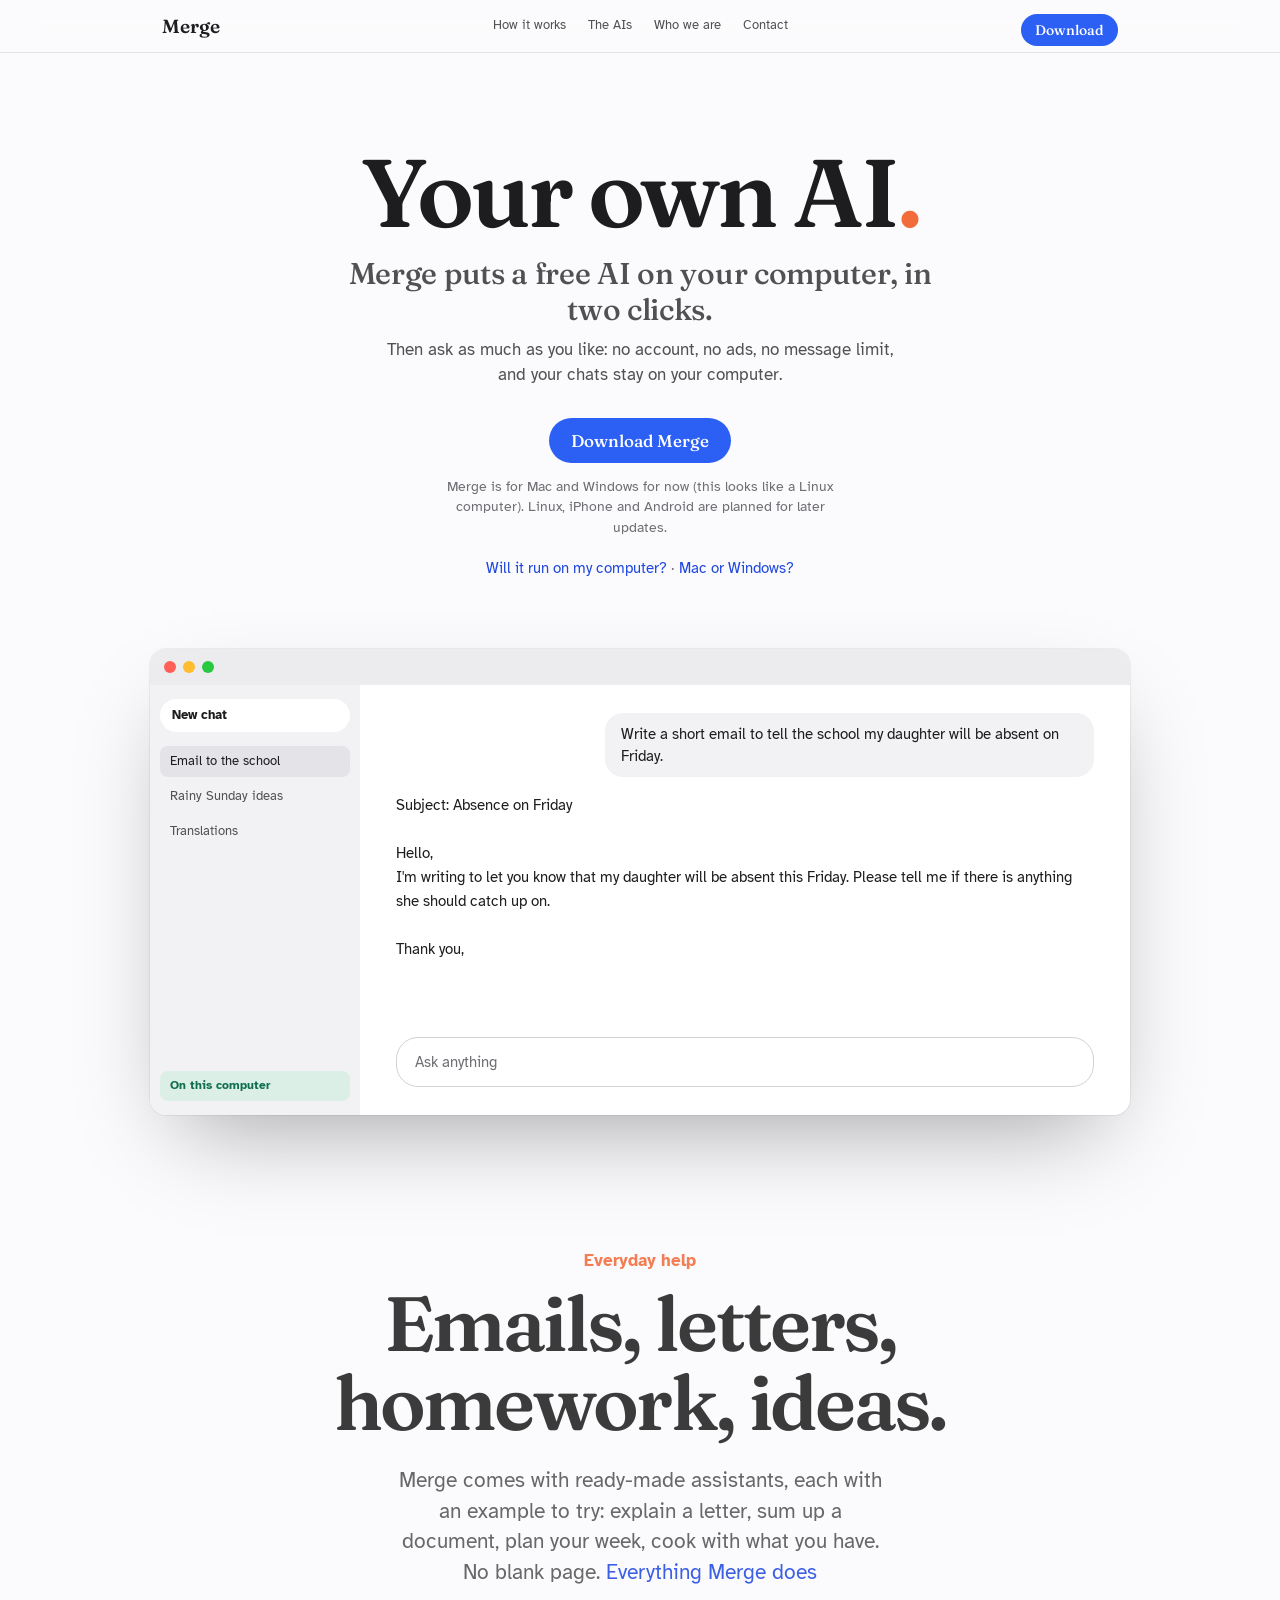
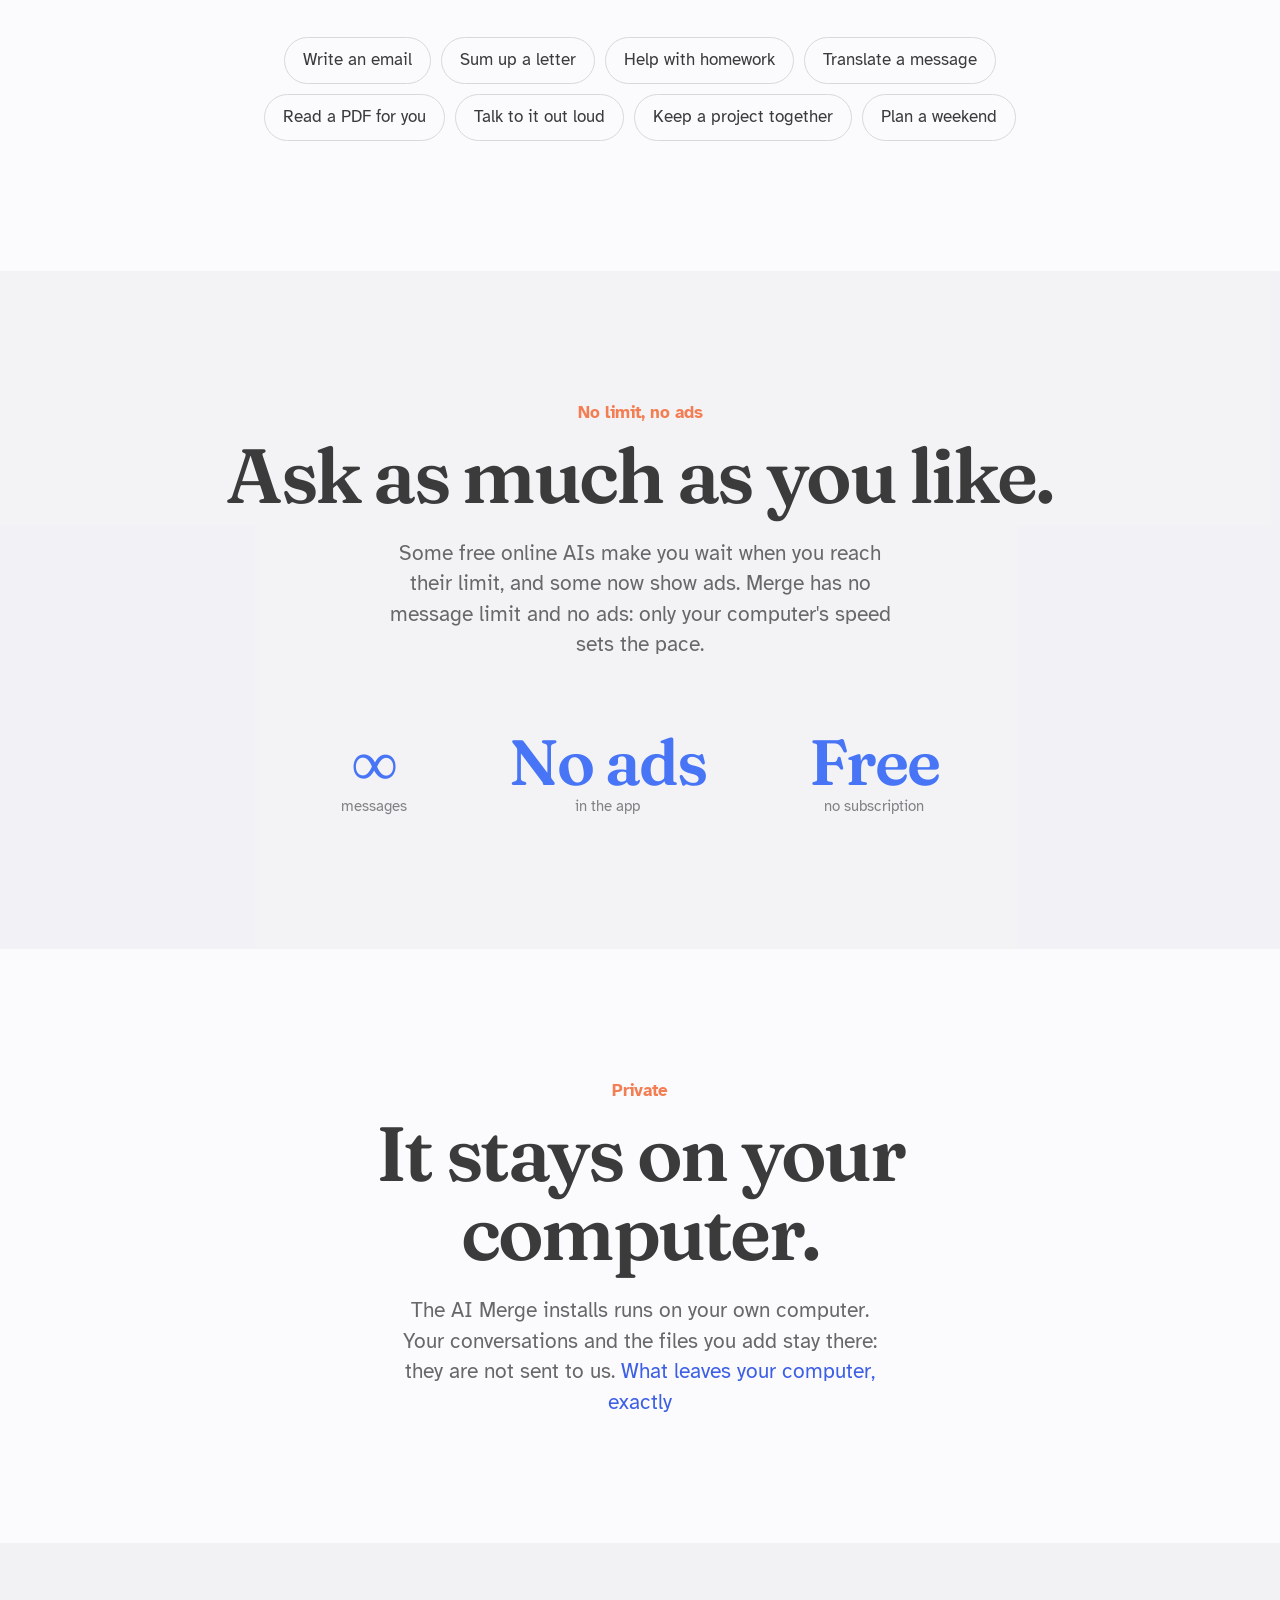
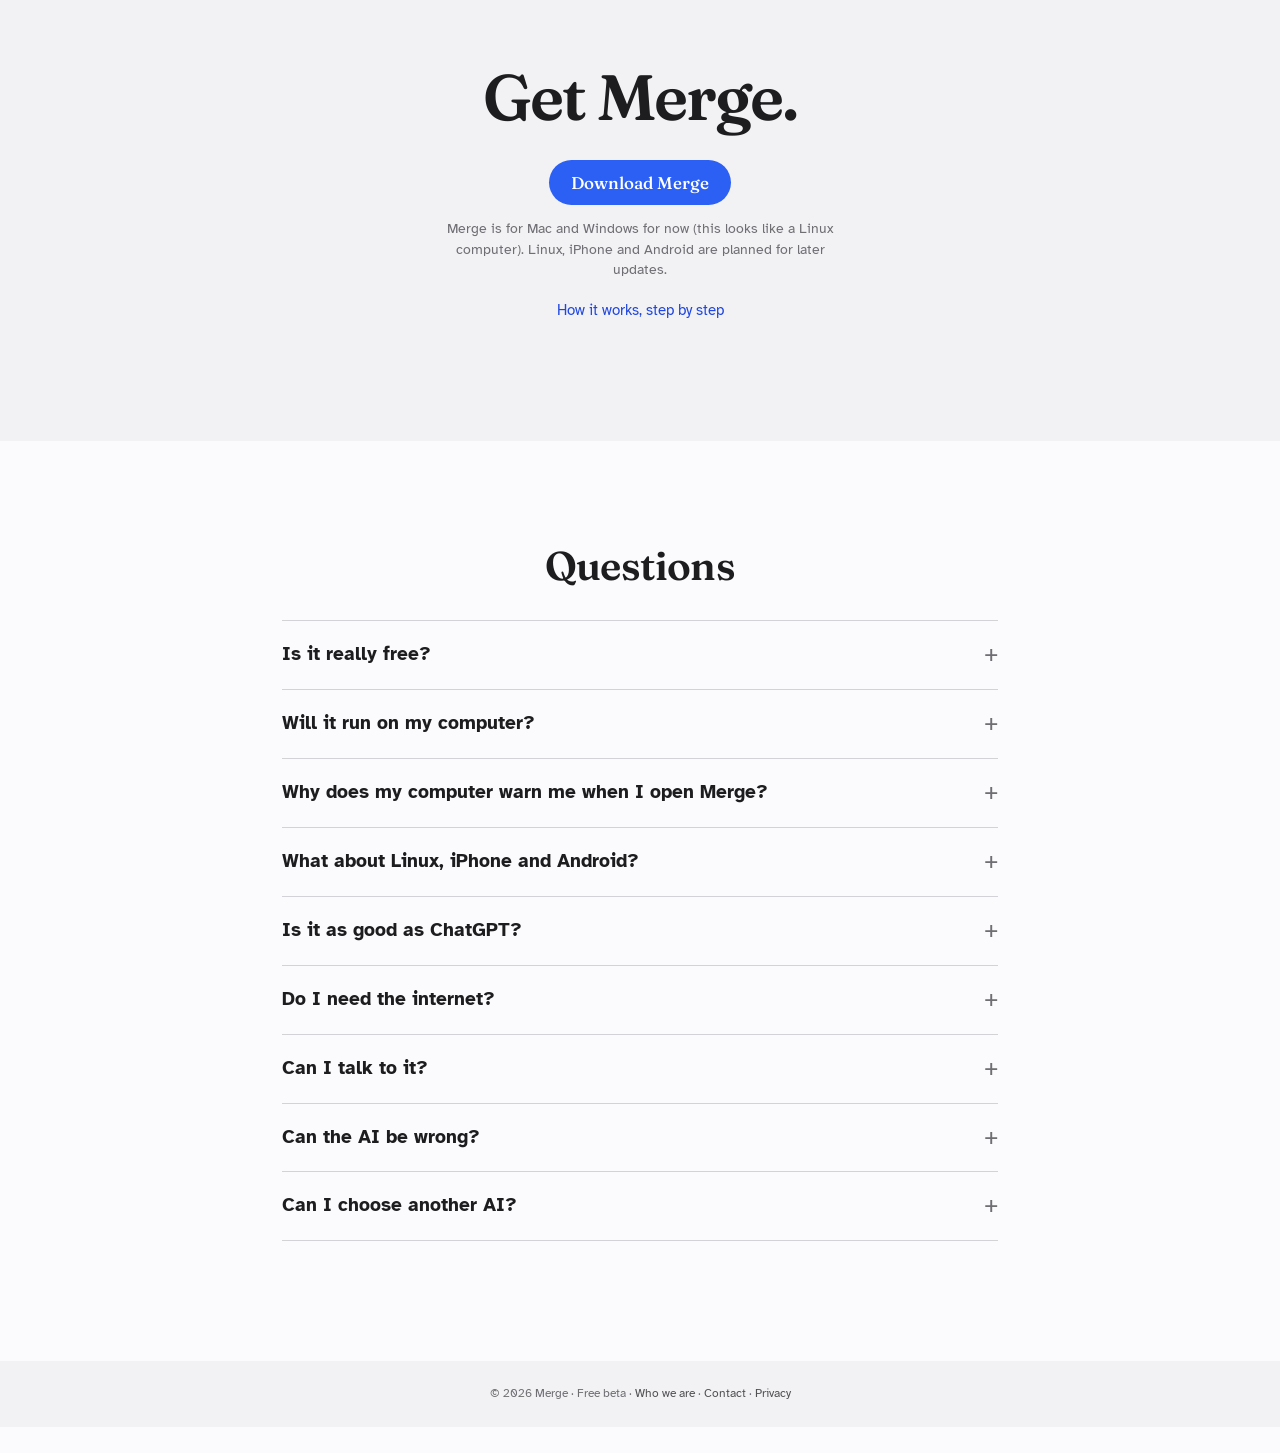
<file: index.html>
<!doctype html>
<html lang="en">
<head>
<meta charset="utf-8">
<meta name="viewport" content="width=device-width, initial-scale=1">
<title>Merge · Your own AI</title>
<meta http-equiv="refresh" content="0; url=Site/index.html">
<link rel="canonical" href="Site/index.html">
<link rel="icon" type="image/png" sizes="32x32" href="Site/marque/icone-m-32.png">
<style>body{font:17px -apple-system,system-ui,sans-serif;background:#fff;color:#1d1d1f;text-align:center;padding:80px 16px}
@media (prefers-color-scheme:dark){body{background:#1d1d1f;color:#f5f5f7}a{color:#6cb4ff}}</style>
</head>
<body><p><a href="Site/index.html">Open the Merge website</a></p></body>
</html>
</file>
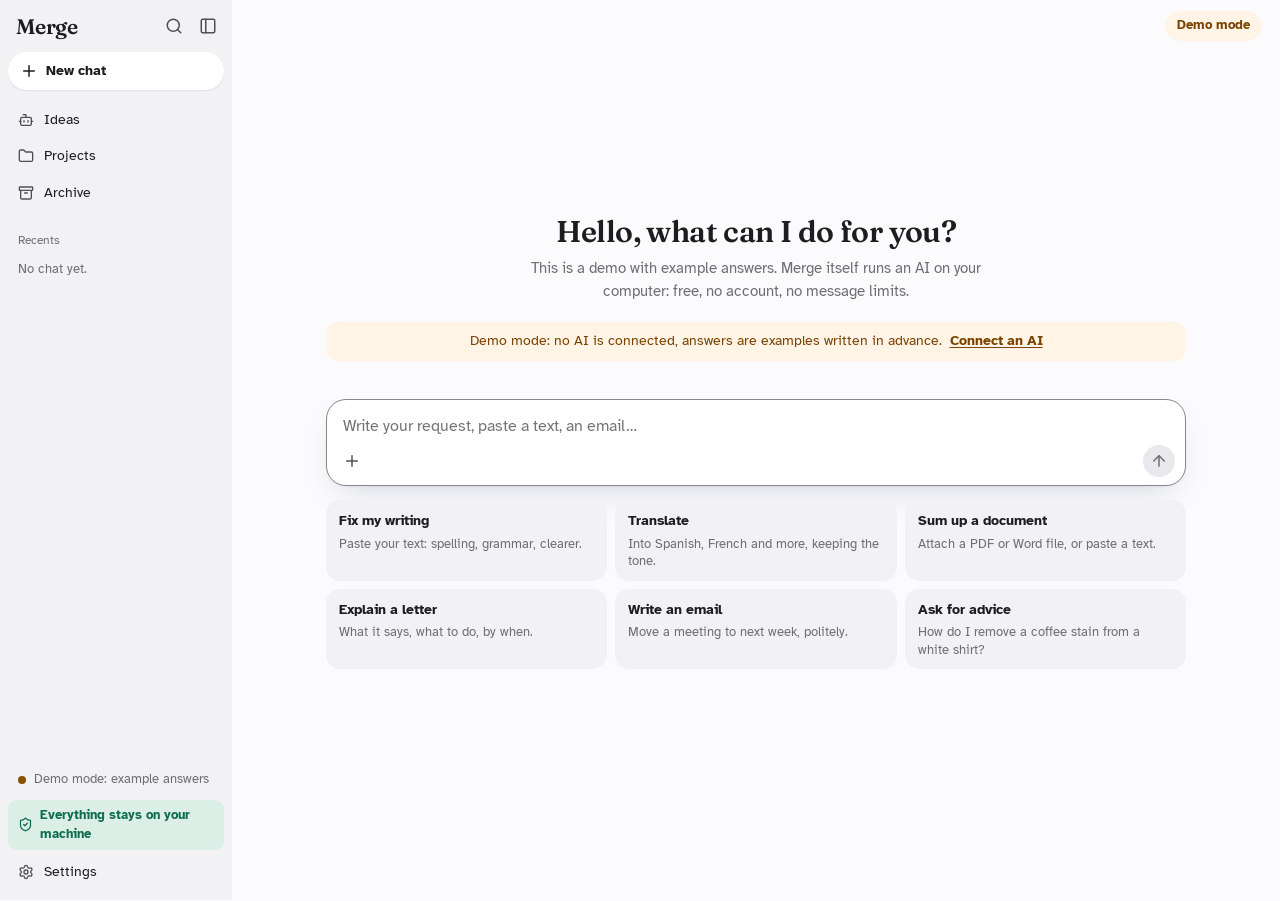
<file: Moteur/index.html>
<!doctype html>
<html lang="en">
<head>
<meta charset="utf-8">
<meta name="viewport" content="width=device-width, initial-scale=1, viewport-fit=cover">
<title>Merge</title>
<meta name="description" content="Merge: open AI models on your own machine. Free, unlimited, and nothing leaves your home.">
<link rel="icon" type="image/png" sizes="32x32" href="marque/icone-m-32.png">
<link rel="icon" type="image/png" sizes="180x180" href="marque/icone-m-180.png">
<link rel="icon" href="marque/icone-m.svg" type="image/svg+xml">
<link rel="shortcut icon" href="marque/icone-m.ico">
<link rel="apple-touch-icon" href="marque/apple-touch-icon.png?v=202610250330">
<meta name="theme-color" content="#2C60F4">
<link rel="stylesheet" href="style.css">
</head>
<body>
<div class="app" id="app">

    <aside class="cote" id="cote" aria-label="Navigation">
    <div class="cote-haut">
      <button class="logo logo-mot" id="logo" title="Home" aria-label="Merge, new chat">Merge</button>
      <span class="cote-vide"></span>
      <button class="icone" id="bouton-chercher" title="Search chats" aria-label="Search chats"><svg><use href="#i-search"/></svg></button>
      <button class="icone" id="replier" title="Collapse sidebar" aria-label="Collapse sidebar"><svg><use href="#i-panel-left"/></svg></button>
    </div>

    <div class="ligne-nouvelle">
      <button class="nouvelle" id="nouvelle"><svg><use href="#i-plus"/></svg><span>New chat</span></button>
    </div>

    <div class="recherche-conv" id="recherche-conv" hidden>
      <svg><use href="#i-search"/></svg>
      <input id="champ-recherche" type="search" placeholder="Search chats…" aria-label="Search chats">
    </div>

    <nav class="nav" aria-label="Sections">
      <button class="nav-lien" data-vue="assistants"><svg><use href="#i-bot"/></svg><span>Ideas</span></button>
            <button class="nav-lien" data-vue="projets"><svg><use href="#i-folder"/></svg><span>Projects</span></button>
            <button class="nav-lien" data-vue="archives"><svg><use href="#i-archive"/></svg><span>Archive</span></button>
    </nav>

    <div class="recentes-titre">Recents</div>
    <div class="historique" id="historique"></div>

    <div class="cote-bas">
            <button type="button" class="etat-ia" id="etat-ia" data-ouvre-reglages="modele"><span class="point" id="point-ia" aria-hidden="true"></span><span id="texte-etat-ia" aria-live="polite">Looking for your AI…</span></button>
      <div class="badge-local" id="badge-local"><svg><use href="#i-shield-check"/></svg><span id="promesse">Everything stays on your machine</span></div>
      <button class="ligne-reglages" id="ouvrir-reglages"><svg><use href="#i-settings"/></svg><span>Settings</span></button>
    </div>
  </aside>
  <div class="voile" id="voile"></div>

    <main class="principal" id="principal">
    <header class="haut">
      <button class="icone seulement-mobile" id="ouvrir-cote" aria-label="Open menu"><svg><use href="#i-menu"/></svg></button>
      <button class="icone deplier" id="deplier" title="Expand sidebar" aria-label="Expand sidebar"><svg><use href="#i-panel-left"/></svg></button>
      <div class="titre-conv" id="titre-conv"></div>
      <span class="haut-vide"></span>
            <button type="button" class="etat-haut" id="etat-haut" hidden data-ouvre-reglages="modele">Looking for your AI…</button>
      <button class="pastille-demo" id="pastille-demo" hidden data-ouvre-reglages="modele">Demo mode</button>
    </header>

        <section class="vue vue-discussion" id="vue-discussion">
      <div class="fil" id="fil">
        <div class="accueil" id="accueil">
          <h1 id="accueil-titre">Hello, what can I do for you?</h1>
          <p class="accueil-sous" id="accueil-sous">An AI on your computer. Free, private, no message limits.</p>
        </div>
        <div class="bandeau bandeau-demo" id="bandeau-demo" hidden>
          Demo mode: no AI is connected, answers are examples written in advance.
          <button class="lien" data-ouvre-reglages="modele">Connect an AI</button>
        </div>
        <div class="bandeau bandeau-demo" id="bandeau-ancienne" role="status" hidden></div>
        <div class="bandeau bandeau-demo" id="bandeau-stockage" role="alert" hidden>Merge cannot save anymore: this browser's storage is full. Delete old chats, or download everything from Settings.</div>
        <div class="messages" id="messages"></div>
      </div>

      <div class="saisie-zone">
        <form class="saisie" id="formulaire" novalidate>
          <div class="pieces" id="pieces" hidden></div>
          <label class="visuellement-cache" for="texte">Your message</label>
          <textarea id="texte" rows="1" placeholder="Write your request, paste a text, an email…" autocomplete="off"></textarea>
          <div class="saisie-bas">
            <button type="button" class="pastille-rond" id="bouton-plus" title="Attach a document (PDF, Word, text)" aria-label="Attach a document (PDF, Word, text)"><svg><use href="#i-plus"/></svg></button>
            <button type="button" class="pastille bleue" id="pastille-modele" aria-haspopup="menu"><span class="point" id="point-etat" aria-hidden="true"></span><span id="nom-modele">Looking…</span><svg class="car"><use href="#i-chevron-down"/></svg></button>
            <button type="button" class="pastille" id="pastille-projet" hidden><svg><use href="#i-folder"/></svg><span id="nom-projet"></span></button>
            <button type="button" class="pastille" id="pastille-agent" hidden title="Stop using this idea"><svg><use href="#i-bot"/></svg><span id="nom-agent"></span><svg class="car"><use href="#i-x"/></svg></button>
            <button type="button" class="pastille" id="pastille-reflexion" hidden aria-haspopup="menu"><svg><use href="#i-brain"/></svg><span id="nom-reflexion">Thinking: normal</span><svg class="car"><use href="#i-chevron-down"/></svg></button>
                        <button type="button" class="pastille" id="pastille-web" aria-pressed="false" aria-haspopup="menu" title="Search the web before answering"><svg><use href="#i-globe"/></svg><span id="nom-web">Web</span><svg class="car"><use href="#i-chevron-down"/></svg></button>
            <span class="saisie-vide"></span>
                        <button type="button" class="pastille-rond micro" id="bouton-micro" hidden aria-pressed="false" title="Dictate" aria-label="Dictate"><svg><use href="#i-mic"/></svg></button>
                        <button type="button" class="pastille-rond parler" id="bouton-parler" hidden title="Talk with the AI" aria-label="Talk with the AI"><svg><use href="#i-audio-lines"/></svg></button>
                        <button type="button" class="envoyer-web" id="envoyer-web" hidden aria-label="Send with a web search" title="Send with a web search"><svg><use href="#i-globe"/></svg></button>
            <button type="submit" class="envoyer" id="envoyer" aria-label="Send" disabled><svg><use href="#i-arrow-up"/></svg></button>
            <button type="button" class="envoyer arreter" id="arreter" aria-label="Stop the answer" hidden><svg><use href="#i-stop"/></svg></button>
          </div>
          <input type="file" id="fichier" hidden multiple accept=".pdf,.docx,.txt,.md,.csv,.json,.html,.htm,.xml,.log,text/*,application/pdf,image/*,.heic">
        </form>
                <div class="cartes" id="cartes">
          <button class="carte" data-agent="corriger" data-texte="Correct this text and make it clearer, keeping my words: " data-incomplet="1"><span class="carte-titre">Fix my writing</span><span class="carte-texte">Paste your text: spelling, grammar, clearer.</span></button>
          <button class="carte" data-agent="traducteur" data-texte="Translate this text into Spanish, keeping the tone: " data-incomplet="1"><span class="carte-titre">Translate</span><span class="carte-texte">Into Spanish, French and more, keeping the tone.</span></button>
          <button class="carte" data-agent="resumer" data-texte="Summarize this document in five key points: " data-incomplet="1"><span class="carte-titre">Sum up a document</span><span class="carte-texte">Attach a PDF or Word file, or paste a text.</span></button>
          <button class="carte" data-agent="courrier" data-texte="Explain this letter in simple words: what it says, what I must do, and by when. " data-incomplet="1"><span class="carte-titre">Explain a letter</span><span class="carte-texte">What it says, what to do, by when.</span></button>
          <button class="carte" data-agent="email" data-texte="Write an email to move a meeting to next week, politely."><span class="carte-titre">Write an email</span><span class="carte-texte">Move a meeting to next week, politely.</span></button>
          <button class="carte" data-texte="How do I remove a coffee stain from a white shirt?"><span class="carte-titre">Ask for advice</span><span class="carte-texte">How do I remove a coffee stain from a white shirt?</span></button>
        </div>
        <p class="mention" id="mention">AI can make mistakes: check important information.</p>
      </div>
    </section>

        <section class="vue vue-page" id="vue-projets" hidden>
      <div class="page">
        <div class="page-haut">
          <div><h2>Projects</h2><p class="page-sous">A project groups chats with shared instructions and files, for example “House renovation” or “Job search”. The AI reads them in every chat of the project.</p></div>
          <button class="bouton-plein" id="nouveau-projet"><svg><use href="#i-plus"/></svg>New project</button>
        </div>
        <div class="grille" id="liste-projets"></div>
      </div>
    </section>
    <section class="vue vue-page" id="vue-projet" hidden>
      <div class="page">
        <div class="page-haut">
          <div><p class="fil-ariane"><button class="lien-discret" data-vue="projets">Projects</button> /</p><h2 id="projet-titre" tabindex="-1"></h2><p class="page-sous" id="projet-sous"></p></div>
          <div class="boutons">
            <button class="bouton-second" id="archiver-projet"><svg><use href="#i-archive"/></svg><span>Archive</span></button>
            <button class="bouton-second" id="modifier-projet"><svg><use href="#i-pencil"/></svg>Edit</button>
            <button class="bouton-plein" id="conv-projet"><svg><use href="#i-plus"/></svg>New chat in this project</button>
          </div>
        </div>
        <p class="note-archive" id="projet-archive-note" hidden><svg><use href="#i-archive"/></svg>This project is archived: it is kept, out of your lists. Click Restore to bring it back.</p>
        <p class="projet-consigne-vue" id="projet-consigne-vue" hidden></p>
        <div class="projet-colonnes">
          <div><h3 class="petit-titre">Chats</h3><div class="liste" id="projet-convs"></div></div>
          <div><h3 class="petit-titre">Files</h3><div class="liste" id="projet-fichiers"></div></div>
        </div>
      </div>
    </section>

    <section class="vue vue-page" id="vue-archives" hidden>
      <div class="page">
        <div class="page-haut"><div><h2 id="titre-archives" tabindex="-1">Archive</h2><p class="page-sous">Archived projects and chats are kept here, out of your lists: nothing is deleted. Writing in an archived chat brings it back; a chat of an archived project comes back when you restore the project.</p></div></div>
        <h3 class="petit-titre">Projects</h3><div class="liste" id="archives-projets"></div>
        <h3 class="petit-titre titre-espace">Chats</h3><div class="liste" id="archives-convs"></div>
      </div>
    </section>

        <section class="vue vue-page" id="vue-assistants" hidden>
      <div class="page">
        <div class="page-haut">
          <div><h2>Ideas</h2><p class="page-sous">Not sure what to ask? Pick an idea: each one is ready for one job, with an example to start from.</p></div>
        </div>
        <div class="grille" id="liste-assistants"></div>
      </div>
    </section>
  </main>
</div>

<div class="menu" id="menu" role="menu" hidden></div>
<div class="visuellement-cache" id="annonce" role="status" aria-live="polite"></div>

<dialog class="fenetre" id="fenetre-projet" aria-labelledby="titre-projet-f">
  <form class="fenetre-corps" id="form-projet" novalidate>
    <header class="fenetre-haut"><h2 id="titre-projet-f">Project</h2><button type="button" class="icone" data-fermer aria-label="Close"><svg><use href="#i-x"/></svg></button></header>
    <div class="groupe">
      <div class="champ"><label for="projet-nom">Name</label><input id="projet-nom" maxlength="60" placeholder="For example: House renovation"></div>
      <div class="champ"><label for="projet-description">What it is about (one sentence)</label><input id="projet-description" maxlength="140" placeholder="Quotes, plans and planning for the kitchen."></div>
      <div class="champ"><label for="projet-consigne">Instructions for every chat in this project</label><textarea id="projet-consigne" rows="4" placeholder="The house is from 1965, the budget is 15,000…"></textarea></div>
      <div class="champ"><span class="etiquette">Project files</span><div class="liste-pieces" id="projet-pieces"></div><p class="alerte-champ" id="projet-alerte" role="alert" hidden></p><button type="button" class="bouton-second" id="projet-ajouter-fichier"><svg><use href="#i-paperclip"/></svg>Add a document</button><input type="file" id="projet-fichier" hidden multiple accept=".pdf,.docx,.txt,.md,.csv,.json,.html,.htm,.xml,.log,text/*,application/pdf"><p class="aide">PDF, Word or text files. Their text is read on this computer, and the AI reads it in every chat of the project. Keep them short: a small AI can only read a few pages at a time.</p></div>
    </div>
    <div class="fenetre-pied">
      <button type="button" class="bouton-danger" id="projet-supprimer" hidden><svg><use href="#i-trash-2"/></svg>Delete</button>
      <span class="saisie-vide"></span>
      <button type="button" class="bouton-second" data-fermer>Cancel</button>
      <button type="submit" class="bouton-plein">Save</button>
    </div>
  </form>
</dialog>

<dialog class="vocal" id="vocal" aria-label="Talking with the AI" data-etape="pause">
    <button type="button" class="vocal-bulle" id="vocal-bulle" aria-label="Start talking"><canvas id="vocal-points" width="240" height="240" aria-hidden="true"></canvas></button>
  <p class="vocal-etat" id="vocal-etat"></p>
  <p class="vocal-texte" id="vocal-texte"></p>
  <button type="button" class="bouton-second vocal-fin" id="vocal-fin"><svg><use href="#i-x"/></svg>End</button>
  <p class="vocal-note" id="vocal-note"></p>
</dialog>

<dialog class="fenetre" id="reglages" aria-labelledby="titre-reglages">
  <form method="dialog" class="fenetre-corps" novalidate>
    <header class="fenetre-haut reglages-haut">
      <h2 id="titre-reglages">Settings</h2>
      <button class="icone" value="fermer" aria-label="Close"><svg><use href="#i-x"/></svg></button>
    </header>
    <div class="reglages-deux">
      <nav class="reglages-nav" id="reglages-nav" role="tablist" aria-orientation="vertical" aria-label="Settings sections">
        <button type="button" role="tab" id="onglet-general" aria-controls="rubrique-general" data-rubrique="general"><svg><use href="#i-settings"/></svg><span>General</span></button>
        <button type="button" role="tab" id="onglet-modele" aria-controls="rubrique-modele" data-rubrique="modele"><svg><use href="#i-cpu"/></svg><span>Your AI</span></button>
        <button type="button" role="tab" class="avance" id="onglet-reponses" aria-controls="rubrique-reponses" data-rubrique="reponses"><svg><use href="#i-message-square"/></svg><span>Answers</span></button>
        <button type="button" role="tab" id="onglet-donnees" aria-controls="rubrique-donnees" data-rubrique="donnees"><svg><use href="#i-lock"/></svg><span>Privacy</span></button>
      </nav>

      <div class="reglages-contenu" id="reglages-contenu">

        <section class="rubrique" id="rubrique-general" role="tabpanel" aria-labelledby="onglet-general" tabindex="-1">
      <h3 class="rubrique-titre">General</h3>
      <p class="aide rubrique-intro">Appearance, text size, and instructions the AI follows in every chat.</p>
      <section class="groupe">
        <h4 id="lab-theme">Appearance</h4>
        <div class="segments" role="radiogroup" aria-labelledby="lab-theme" data-reglage="theme">
          <button type="button" role="radio" data-valeur="auto">Automatic</button>
          <button type="button" role="radio" data-valeur="clair">Light</button>
          <button type="button" role="radio" data-valeur="sombre">Dark</button>
        </div>
      </section>
      <section class="groupe">
        <h4 id="lab-taille">Text size</h4>
        <div class="segments" role="radiogroup" aria-labelledby="lab-taille" data-reglage="taille">
          <button type="button" role="radio" data-valeur="normale">Normal</button>
          <button type="button" role="radio" data-valeur="grande">Large</button>
          <button type="button" role="radio" data-valeur="tres-grande">Larger</button>
        </div>
      </section>
            <section class="groupe" id="groupe-voix" hidden>
        <h4 id="lab-voix">Voice</h4>
        <select id="choix-voix" aria-labelledby="lab-voix"></select>
        <div class="segments" role="radiogroup" aria-label="Voice speed" data-reglage="vitesseVoix">
          <button type="button" role="radio" data-valeur="lente">Slower</button>
          <button type="button" role="radio" data-valeur="normale">Normal</button>
          <button type="button" role="radio" data-valeur="rapide">Faster</button>
        </div>
        <div class="boutons"><button type="button" class="bouton-second" id="essai-voix"><svg><use href="#i-volume"/></svg>Try this voice</button></div>
        <p class="aide" id="aide-voix"></p>
      </section>
      <section class="groupe">
        <h4>Standing instructions</h4>
        <div class="champ">
          <label for="consigne" class="visuellement-cache">Standing instructions</label>
          <textarea id="consigne" rows="4" placeholder="For example: answer simply, and keep it short."></textarea>
          <p class="aide">The AI follows them in every chat.</p>
        </div>
      </section>
      <section class="groupe">
        <h4>Advanced settings</h4>
        <label class="interrupteur"><input type="checkbox" id="mode-avance"><span>Show advanced settings (for people who already use AI programs)</span></label>
        <p class="aide">Adds the technical details: which program runs the AI and exactly what Merge sends to it. Merge works the same either way.</p>
      </section>
      <section class="groupe">
        <h4>About Merge</h4>
        <p class="aide" id="version-merge"></p>
        <div class="boutons" id="zone-mises-a-jour" hidden><button type="button" class="bouton-second" id="mises-a-jour"><svg><use href="#i-repeat"/></svg>Check for updates</button></div>
      </section>
    </section>

        <section class="rubrique" id="rubrique-modele" role="tabpanel" aria-labelledby="onglet-modele" tabindex="-1" hidden>
      <h3 class="rubrique-titre">Your AI</h3>
      <p class="aide rubrique-intro">Merge doesn't run the AI itself: it connects to the program that runs it on this device.</p>
      <section class="groupe">
        <p class="etat" id="etat-moteur">Looking for an AI program on this machine…</p>
                <div class="champ avance">
          <label for="choix-moteur">Program running the AI</label>
          <select id="choix-moteur">
            <option value="auto">Find automatically</option>
            <option value="ollama">Ollama</option>
            <option value="lmstudio">LM Studio</option>
            <option value="llamacpp">llama.cpp</option>
            <option value="jan">Jan</option>
            <option value="autre">Other address</option>
            <option value="demo">Demo mode (no AI)</option>
          </select>
        </div>
        <div class="champ avance" id="champ-adresse" hidden>
          <label for="adresse">Program address</label>
          <input id="adresse" type="text" inputmode="url" placeholder="http://localhost:8080" spellcheck="false">
          <p class="aide">The address of the program running the AI. If it is another computer, your messages are sent there.</p>
        </div>
        <button type="button" class="bouton-second" id="rechercher"><svg><use href="#i-repeat"/></svg>Look again</button>
        <p class="aide simple-seul">Already use another AI program on <span class="cet-appareil">this computer</span>? Turn on “Show advanced settings” (General) to connect Merge to it.</p>
      </section>
      <section class="groupe" id="groupe-modele">
        <h4>AI</h4>
        <div class="champ">
          <label for="choix-modele">AI used in new chats</label>
          <select id="choix-modele"></select>
          <p class="aide" id="modele-capacites"></p>
        </div>
        <p class="aide">A smaller AI answers faster; a bigger one usually answers better.<span class="avance"> Merge installs its own AI; with Ollama, LM Studio or Jan, models are downloaded in that program.</span></p>
      </section>
      <section class="groupe" id="groupe-ia-installee" hidden>
        <h4 class="sous-titre">The AI installed on this device</h4>
        <p class="etat" id="ia-installee-texte" aria-live="polite"></p>
        <div id="ia-autres" class="ia-autres" hidden></div>
        <div class="boutons"><button type="button" class="bouton-danger" id="ia-supprimer">Delete this AI</button><button type="button" class="bouton-second" id="ia-installer">Install another AI</button></div>
        <p class="aide">Deleting frees the space it takes. Your chats are kept.</p>
      </section>
    </section>

        <section class="rubrique" id="rubrique-reponses" role="tabpanel" aria-labelledby="onglet-reponses" tabindex="-1" hidden>
      <h3 class="rubrique-titre">Answers</h3>
      <p class="aide rubrique-intro">How the AI answers. Merge sends these settings with every message.<span class="avance"> Ollama, LM Studio and llama.cpp document them; Jan doesn't, so it may ignore some.</span> Thinking settings only apply to AIs that think.</p>
      <section class="groupe">
        <span class="etiquette" id="lab-vitesse">Speed</span>
        <div class="segments" role="radiogroup" aria-labelledby="lab-vitesse" data-reglage="vitesse">
          <button type="button" role="radio" data-valeur="rapide">Faster</button>
          <button type="button" role="radio" data-valeur="equilibre">Balanced</button>
          <button type="button" role="radio" data-valeur="qualite">Best quality</button>
        </div>
        <p class="note-vitesse" id="note-vitesse"></p>
        <p class="aide">Speed sets the three settings below at once (you can still change them one by one). The AI itself makes the biggest difference: a smaller AI answers much faster (see “Your AI”).</p>
      </section>
      <section class="groupe">
        <div class="champ">
          <span class="etiquette" id="lab-longueur">Answer length</span>
          <div class="segments" role="radiogroup" aria-labelledby="lab-longueur" data-reglage="longueur">
            <button type="button" role="radio" data-valeur="courte">Short</button>
            <button type="button" role="radio" data-valeur="normale">Normal</button>
            <button type="button" role="radio" data-valeur="longue">Long</button>
          </div>
          <p class="aide">Merge asks the AI for a short or detailed answer, and sets a maximum length.</p>
        </div>
        <div class="champ">
          <span class="etiquette" id="lab-memoire">What the AI remembers</span>
          <div class="segments" role="radiogroup" aria-labelledby="lab-memoire" data-reglage="memoire">
            <button type="button" role="radio" data-valeur="10">Last 10 messages</button>
            <button type="button" role="radio" data-valeur="30">Last 30</button>
            <button type="button" role="radio" data-valeur="tout">Whole chat</button>
          </div>
          <p class="aide">Remembering less means faster answers on a small machine.</p>
        </div>
        <div class="champ" id="champ-reflexion">
          <span class="etiquette" id="lab-reflexion">How long the AI thinks</span>
          <div class="segments" role="radiogroup" aria-labelledby="lab-reflexion" data-reglage="reflexion">
            <button type="button" role="radio" data-valeur="aucune">No thinking</button>
            <button type="button" role="radio" data-valeur="rapide">Quick</button>
            <button type="button" role="radio" data-valeur="normale">Normal</button>
            <button type="button" role="radio" data-valeur="approfondie">Deep</button>
          </div>
          <p class="aide" id="note-reflexion"></p>
        </div>
      </section>
      <section class="groupe">
        <div class="champ">
          <span class="etiquette" id="lab-creativite">Answer style</span>
          <div class="segments" role="radiogroup" aria-labelledby="lab-creativite" data-reglage="creativite">
            <button type="button" role="radio" data-valeur="precis">Precise</button>
            <button type="button" role="radio" data-valeur="equilibre">Balanced</button>
            <button type="button" role="radio" data-valeur="creatif">Creative</button>
          </div>
          <p class="aide">Precise for facts and figures, creative for stories and ideas.</p>
        </div>
        <label class="interrupteur"><input type="checkbox" id="montrer-reflexion"><span>Show the thinking of AIs that think before answering</span></label>
      </section>
      <section class="groupe avance">
        <h4>Settings Merge sends to the AI</h4>
        <div class="resume-envoi" id="resume-envoi"></div>
      </section>
    </section>

        <section class="rubrique" id="rubrique-donnees" role="tabpanel" aria-labelledby="onglet-donnees" tabindex="-1" hidden>
      <h3 class="rubrique-titre">Privacy</h3>
      <section class="groupe">
        <h4>What leaves this device</h4>
        <p class="aide" id="journal-resume">Nothing recorded yet.</p>
        <p class="aide">A simple log of the connections made by this chat window, and of the AI downloads the installer notes here: what stayed on this device, and what went on the internet.</p>
        <button type="button" class="bouton-second" id="ouvrir-journal"><svg><use href="#i-shield-check"/></svg>Open the log…</button>
      </section>
      <section class="groupe">
        <h4>Web search</h4>
        <p class="aide">Your AI never goes on the internet by itself. When you turn on “Web”, Merge first turns your question into a few search words, sends only those words to<span id="sources-keenable" hidden> the Keenable search engine (the whole web), and to Wikipedia if Keenable doesn't answer.</span><span id="sources-officielles"> the sources you choose below: Wikipedia, the GDELT news database (recent headlines), PubMed and OpenAlex (scientific articles).</span> It gives the results to your AI, with their links. Your chat and your files stay on <span class="cet-appareil">this Mac</span>. Each search is listed in the log above.</p>
        <div class="champ" id="champ-sources">
          <label for="choix-sources">Sources Merge searches</label>
          <select id="choix-sources"></select>
        </div>
        <label class="interrupteur"><input type="checkbox" id="accord-internet"><span>I agree that search words are sent to these sources when “Web” is on</span></label>
      </section>
      <section class="groupe">
        <h4>My data</h4>
        <p class="aide">Your chats are saved only in this app, on this machine.</p>
        <div class="boutons">
          <button type="button" class="bouton-second" id="exporter-tout"><svg><use href="#i-download"/></svg>Download everything</button>
          <button type="button" class="bouton-danger" id="tout-effacer"><svg><use href="#i-trash-2"/></svg>Delete all chats</button>
        </div>
      </section>
    </section>

      </div>
    </div>
  </form>
</dialog>

<dialog class="fenetre petite" id="fenetre-accord" aria-labelledby="titre-accord">
  <form method="dialog" class="fenetre-corps">
    <header class="fenetre-haut"><h2 id="titre-accord">Allow web search?</h2></header>
    <p>To answer with recent information, Merge searches the web for your AI, then gives it the results to read.</p>
    <p><strong>Only a few search words leave <span class="cet-appareil">this Mac</span></strong>: Merge first turns your question into search words, and sends them to <span id="accord-service">Wikipedia</span>. Your chat and your files stay here.</p>
    <p class="aide">Like any website, these services see the search words and your internet address.<span id="accord-keenable" hidden> Keenable may use the searches it receives to train and improve its products, and this free service can stop at any time (its terms, keenable.ai).</span> You can turn “Web” off at any time, and withdraw this agreement in Settings › Privacy.</p>
    <div class="fenetre-pied"><span class="saisie-vide"></span><button class="bouton-second" value="non">No thanks</button><button class="bouton-plein" value="oui">Allow</button></div>
  </form>
</dialog>

<dialog class="fenetre grande" id="journal" aria-labelledby="titre-journal">
  <form method="dialog" class="fenetre-corps" novalidate>
    <header class="fenetre-haut">
      <h2 id="titre-journal">What leaves this device</h2>
      <button class="icone" value="fermer" aria-label="Close"><svg><use href="#i-x"/></svg></button>
    </header>
    <p>Every connection made by this chat window is written here, as it happens, and each AI download the installer notes (on a PC; on Mac and iPhone, downloads are not listed here yet). Green: it stayed on this device. Blue: it went to a computer in your home. Orange: it went on the internet, and the line shows where. Links you open yourself go through your browser, not Merge.</p>
    <ul class="journal-totaux" id="journal-totaux"></ul>
    <div class="journal-barre">
      <label class="champ-ligne">Show <select id="journal-filtre"><option value="tout">everything</option><option value="dehors">only what left this device</option></select></label>
    </div>
    <ul class="journal-liste" id="journal-liste" aria-live="polite"></ul>
    <section class="groupe">
      <h3>How long to keep it</h3>
      <p class="aide">The log stays only in this browser, on this device. It belongs to you; Merge never sends it anywhere.</p>
      <div class="journal-barre">
        <label class="champ-ligne">Keep for <select id="journal-duree"><option value="1">1 day</option><option value="7">7 days</option><option value="30">30 days</option><option value="365">1 year</option></select></label>
        <label class="champ-ligne">Up to <select id="journal-volume"><option value="100">100 KB</option><option value="500">500 KB</option><option value="1000">1 MB</option></select></label>
      </div>
      <p class="aide" id="journal-place"></p>
      <div class="boutons">
        <button type="button" class="bouton-second" id="journal-telecharger"><svg><use href="#i-download"/></svg>Download the full details</button>
        <button type="button" class="bouton-danger" id="journal-effacer">Clear the log</button>
      </div>
    </section>
  </form>
</dialog>

<dialog class="fenetre petite" id="fenetre-renommer" aria-labelledby="titre-renommer">
  <form class="fenetre-corps" id="form-renommer" novalidate>
    <header class="fenetre-haut"><h2 id="titre-renommer">Rename chat</h2></header>
    <div class="champ"><label class="visuellement-cache" for="nouveau-titre">New name</label><input id="nouveau-titre" maxlength="80"></div>
    <div class="fenetre-pied"><span class="saisie-vide"></span><button type="button" class="bouton-second" data-fermer>Cancel</button><button type="submit" class="bouton-plein">Rename</button></div>
  </form>
</dialog>

<svg class="sprite" aria-hidden="true">
  <symbol id="i-search" viewBox="0 0 24 24"><path d="m21 21-4.34-4.34" /> <circle cx="11" cy="11" r="8" /></symbol>
  <symbol id="i-panel-left" viewBox="0 0 24 24"><rect width="18" height="18" x="3" y="3" rx="2" /> <path d="M9 3v18" /></symbol>
  <symbol id="i-bot" viewBox="0 0 24 24"><path d="M12 8V4H8" /> <rect width="16" height="12" x="4" y="8" rx="2" /> <path d="M2 14h2" /> <path d="M20 14h2" /> <path d="M15 13v2" /> <path d="M9 13v2" /></symbol>
  <symbol id="i-shield-check" viewBox="0 0 24 24"><path d="M20 13c0 5-3.5 7.5-7.66 8.95a1 1 0 0 1-.67-.01C7.5 20.5 4 18 4 13V6a1 1 0 0 1 1-1c2 0 4.5-1.2 6.24-2.72a1.17 1.17 0 0 1 1.52 0C14.51 3.81 17 5 19 5a1 1 0 0 1 1 1z" /> <path d="m9 12 2 2 4-4" /></symbol>
  <symbol id="i-settings" viewBox="0 0 24 24"><path d="M9.671 4.136a2.34 2.34 0 0 1 4.659 0 2.34 2.34 0 0 0 3.319 1.915 2.34 2.34 0 0 1 2.33 4.033 2.34 2.34 0 0 0 0 3.831 2.34 2.34 0 0 1-2.33 4.033 2.34 2.34 0 0 0-3.319 1.915 2.34 2.34 0 0 1-4.659 0 2.34 2.34 0 0 0-3.32-1.915 2.34 2.34 0 0 1-2.33-4.033 2.34 2.34 0 0 0 0-3.831A2.34 2.34 0 0 1 6.35 6.051a2.34 2.34 0 0 0 3.319-1.915" /> <circle cx="12" cy="12" r="3" /></symbol>
  <symbol id="i-menu" viewBox="0 0 24 24"><path d="M4 5h16" /> <path d="M4 12h16" /> <path d="M4 19h16" /></symbol>
  <symbol id="i-globe" viewBox="0 0 24 24"><circle cx="12" cy="12" r="10" /> <path d="M12 2a14.5 14.5 0 0 0 0 20 14.5 14.5 0 0 0 0-20" /> <path d="M2 12h20" /></symbol>
  <symbol id="i-brain" viewBox="0 0 24 24"><path d="M12 18V5" /> <path d="M15 13a4.17 4.17 0 0 1-3-4 4.17 4.17 0 0 1-3 4" /> <path d="M17.598 6.5A3 3 0 1 0 12 5a3 3 0 1 0-5.598 1.5" /> <path d="M17.997 5.125a4 4 0 0 1 2.526 5.77" /> <path d="M18 18a4 4 0 0 0 2-7.464" /> <path d="M19.967 17.483A4 4 0 1 1 12 18a4 4 0 1 1-7.967-.517" /> <path d="M6 18a4 4 0 0 1-2-7.464" /> <path d="M6.003 5.125a4 4 0 0 0-2.526 5.77" /></symbol>
  <symbol id="i-pencil" viewBox="0 0 24 24"><path d="M21.174 6.812a1 1 0 0 0-3.986-3.987L3.842 16.174a2 2 0 0 0-.5.83l-1.321 4.352a.5.5 0 0 0 .623.622l4.353-1.32a2 2 0 0 0 .83-.497z" /> <path d="m15 5 4 4" /></symbol>
  <symbol id="i-list-checks" viewBox="0 0 24 24"><path d="M13 5h8" /> <path d="M13 12h8" /> <path d="M13 19h8" /> <path d="m3 17 2 2 4-4" /> <path d="m3 7 2 2 4-4" /></symbol>
  <symbol id="i-lightbulb" viewBox="0 0 24 24"><path d="M15 14c.2-1 .7-1.7 1.5-2.5 1-.9 1.5-2.2 1.5-3.5A6 6 0 0 0 6 8c0 1 .2 2.2 1.5 3.5.7.7 1.3 1.5 1.5 2.5" /> <path d="M9 18h6" /> <path d="M10 22h4" /></symbol>
  <symbol id="i-sparkles" viewBox="0 0 24 24"><path d="M11.017 2.814a1 1 0 0 1 1.966 0l1.051 5.558a2 2 0 0 0 1.594 1.594l5.558 1.051a1 1 0 0 1 0 1.966l-5.558 1.051a2 2 0 0 0-1.594 1.594l-1.051 5.558a1 1 0 0 1-1.966 0l-1.051-5.558a2 2 0 0 0-1.594-1.594l-5.558-1.051a1 1 0 0 1 0-1.966l5.558-1.051a2 2 0 0 0 1.594-1.594z" /> <path d="M20 2v4" /> <path d="M22 4h-4" /> <circle cx="4" cy="20" r="2" /></symbol>
  <symbol id="i-x" viewBox="0 0 24 24"><path d="M18 6 6 18" /> <path d="m6 6 12 12" /></symbol>
  <symbol id="i-download" viewBox="0 0 24 24"><path d="M12 15V3" /> <path d="M21 15v4a2 2 0 0 1-2 2H5a2 2 0 0 1-2-2v-4" /> <path d="m7 10 5 5 5-5" /></symbol>
  <symbol id="i-trash-2" viewBox="0 0 24 24"><path d="M10 11v6" /> <path d="M14 11v6" /> <path d="M19 6v14a2 2 0 0 1-2 2H7a2 2 0 0 1-2-2V6" /> <path d="M3 6h18" /> <path d="M8 6V4a2 2 0 0 1 2-2h4a2 2 0 0 1 2 2v2" /></symbol>
  <symbol id="i-info" viewBox="0 0 24 24"><circle cx="12" cy="12" r="10" /> <path d="M12 16v-4" /> <path d="M12 8h.01" /></symbol>
  <symbol id="i-copy" viewBox="0 0 24 24"><rect width="14" height="14" x="8" y="8" rx="2" ry="2" /> <path d="M4 16c-1.1 0-2-.9-2-2V4c0-1.1.9-2 2-2h10c1.1 0 2 .9 2 2" /></symbol>
  <symbol id="i-ellipsis" viewBox="0 0 24 24"><circle cx="12" cy="12" r="1" /> <circle cx="19" cy="12" r="1" /> <circle cx="5" cy="12" r="1" /></symbol>
  <symbol id="i-paperclip" viewBox="0 0 24 24"><path d="m16 6-8.414 8.586a2 2 0 0 0 2.829 2.829l8.414-8.586a4 4 0 1 0-5.657-5.657l-8.379 8.551a6 6 0 1 0 8.485 8.485l8.379-8.551" /></symbol>
  <symbol id="i-file-text" viewBox="0 0 24 24"><path d="M6 22a2 2 0 0 1-2-2V4a2 2 0 0 1 2-2h8a2.4 2.4 0 0 1 1.704.706l3.588 3.588A2.4 2.4 0 0 1 20 8v12a2 2 0 0 1-2 2z" /> <path d="M14 2v5a1 1 0 0 0 1 1h5" /> <path d="M10 9H8" /> <path d="M16 13H8" /> <path d="M16 17H8" /></symbol>
  <symbol id="i-repeat" viewBox="0 0 24 24"><path d="m17 2 4 4-4 4" /> <path d="M3 11v-1a4 4 0 0 1 4-4h14" /> <path d="m7 22-4-4 4-4" /> <path d="M21 13v1a4 4 0 0 1-4 4H3" /></symbol>
  <symbol id="i-users" viewBox="0 0 24 24"><path d="M16 21v-2a4 4 0 0 0-4-4H6a4 4 0 0 0-4 4v2" /> <path d="M16 3.128a4 4 0 0 1 0 7.744" /> <path d="M22 21v-2a4 4 0 0 0-3-3.87" /> <circle cx="9" cy="7" r="4" /></symbol>
  <symbol id="i-lock" viewBox="0 0 24 24"><rect width="18" height="11" x="3" y="11" rx="2" ry="2" /> <path d="M7 11V7a5 5 0 0 1 10 0v4" /></symbol>
  <symbol id="i-message-square" viewBox="0 0 24 24"><path d="M22 17a2 2 0 0 1-2 2H6.828a2 2 0 0 0-1.414.586l-2.202 2.202A.71.71 0 0 1 2 21.286V5a2 2 0 0 1 2-2h16a2 2 0 0 1 2 2z" /></symbol>
  <symbol id="i-plus" viewBox="0 0 24 24"><path d="M5 12h14"/><path d="M12 5v14"/></symbol>
  <symbol id="i-chevron-down" viewBox="0 0 24 24"><path d="m6 9 6 6 6-6"/></symbol>
  <symbol id="i-arrow-up" viewBox="0 0 24 24"><path d="m5 12 7-7 7 7"/><path d="M12 19V5"/></symbol>
  <symbol id="i-stop" viewBox="0 0 24 24"><rect x="7" y="7" width="10" height="10" rx="1.5" fill="currentColor" stroke="none"/></symbol>
  <symbol id="i-check" viewBox="0 0 24 24"><path d="M20 6 9 17l-5-5"/></symbol>
  <symbol id="i-cpu" viewBox="0 0 24 24"><rect width="16" height="16" x="4" y="4" rx="2"/><rect width="6" height="6" x="9" y="9" rx="1"/><path d="M15 2v2"/><path d="M15 20v2"/><path d="M2 15h2"/><path d="M2 9h2"/><path d="M20 15h2"/><path d="M20 9h2"/><path d="M9 2v2"/><path d="M9 20v2"/></symbol>
  <symbol id="i-clock" viewBox="0 0 24 24"><circle cx="12" cy="12" r="10" /> <path d="M12 6v6l4 2" /></symbol>
  <symbol id="i-star" viewBox="0 0 24 24"><path d="M11.525 2.295a.53.53 0 0 1 .95 0l2.31 4.679a2.123 2.123 0 0 0 1.595 1.16l5.166.756a.53.53 0 0 1 .294.904l-3.736 3.638a2.123 2.123 0 0 0-.611 1.878l.882 5.14a.53.53 0 0 1-.771.56l-4.618-2.428a2.122 2.122 0 0 0-1.973 0L6.396 21.01a.53.53 0 0 1-.77-.56l.881-5.139a2.122 2.122 0 0 0-.611-1.879L2.16 9.795a.53.53 0 0 1 .294-.906l5.165-.755a2.122 2.122 0 0 0 1.597-1.16z" /></symbol>
  <symbol id="i-volume" viewBox="0 0 24 24"><path d="M11 4.702a.705.705 0 0 0-1.203-.498L6.413 7.587A1.4 1.4 0 0 1 5.416 8H3a1 1 0 0 0-1 1v6a1 1 0 0 0 1 1h2.416a1.4 1.4 0 0 1 .997.413l3.383 3.384A.705.705 0 0 0 11 19.298z" /> <path d="M16 9a5 5 0 0 1 0 6" /> <path d="M19.364 18.364a9 9 0 0 0 0-12.728" /></symbol>
  <symbol id="i-archive" viewBox="0 0 24 24"><rect width="20" height="5" x="2" y="3" rx="1" /> <path d="M4 8v11a2 2 0 0 0 2 2h12a2 2 0 0 0 2-2V8" /> <path d="M10 12h4" /></symbol>
  <symbol id="i-archive-restore" viewBox="0 0 24 24"><rect width="20" height="5" x="2" y="3" rx="1" /> <path d="M4 8v11a2 2 0 0 0 2 2h2" /> <path d="M20 8v11a2 2 0 0 1-2 2h-2" /> <path d="m9 15 3-3 3 3" /> <path d="M12 12v9" /></symbol>
  <symbol id="i-folder" viewBox="0 0 24 24"><path d="M20 20a2 2 0 0 0 2-2V8a2 2 0 0 0-2-2h-7.9a2 2 0 0 1-1.69-.9L9.6 3.9A2 2 0 0 0 7.93 3H4a2 2 0 0 0-2 2v13a2 2 0 0 0 2 2Z" /></symbol>
  <symbol id="i-audio-lines" viewBox="0 0 24 24"><path d="M2 10v3"/><path d="M6 6v11"/><path d="M10 3v18"/><path d="M14 8v7"/><path d="M18 5v13"/><path d="M22 10v3"/></symbol>
  <symbol id="i-mic" viewBox="0 0 24 24"><path d="M12 19v3" /> <path d="M19 10v2a7 7 0 0 1-14 0v-2" /> <rect x="9" y="2" width="6" height="13" rx="3" /></symbol>
</svg>

<script src="journal.js"></script>
<script src="lecteur.js"></script>
<script src="iainstallee.js"></script>
<script src="app.js"></script>
</body>
</html>
</file>
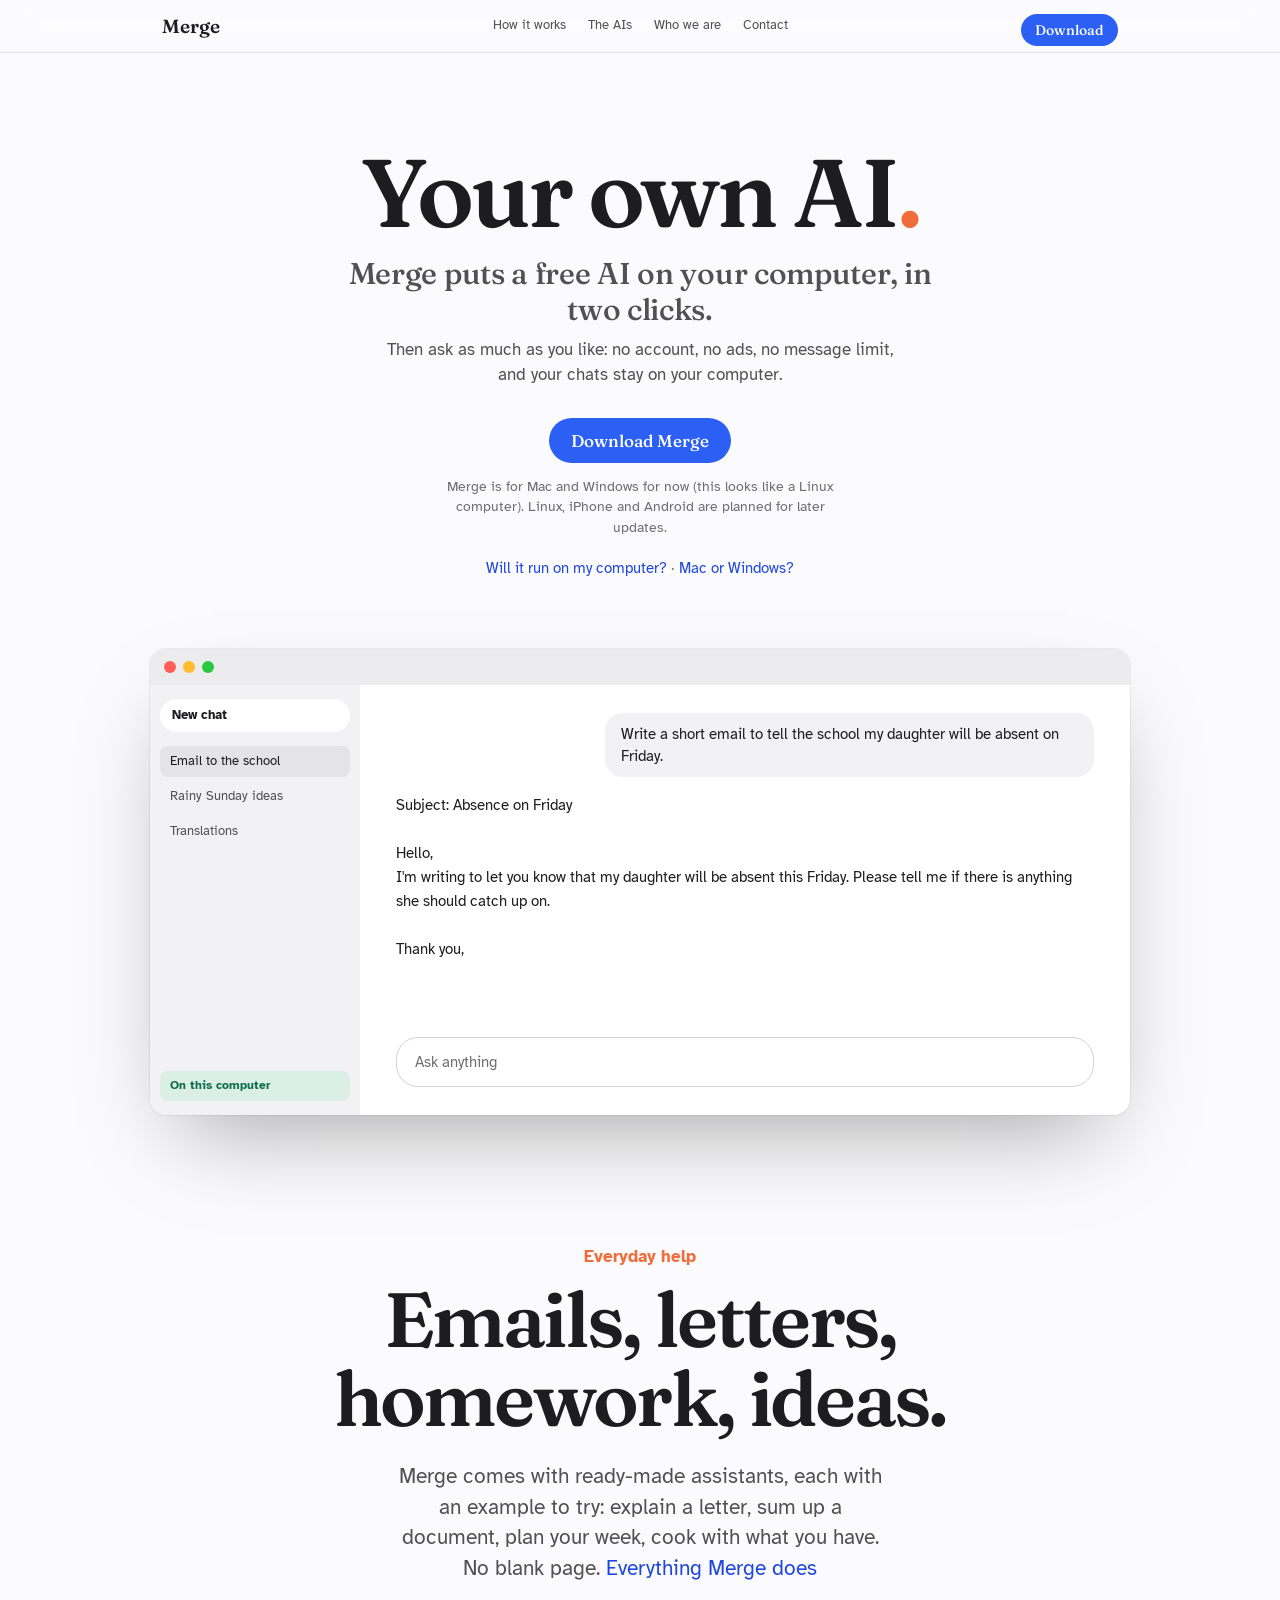
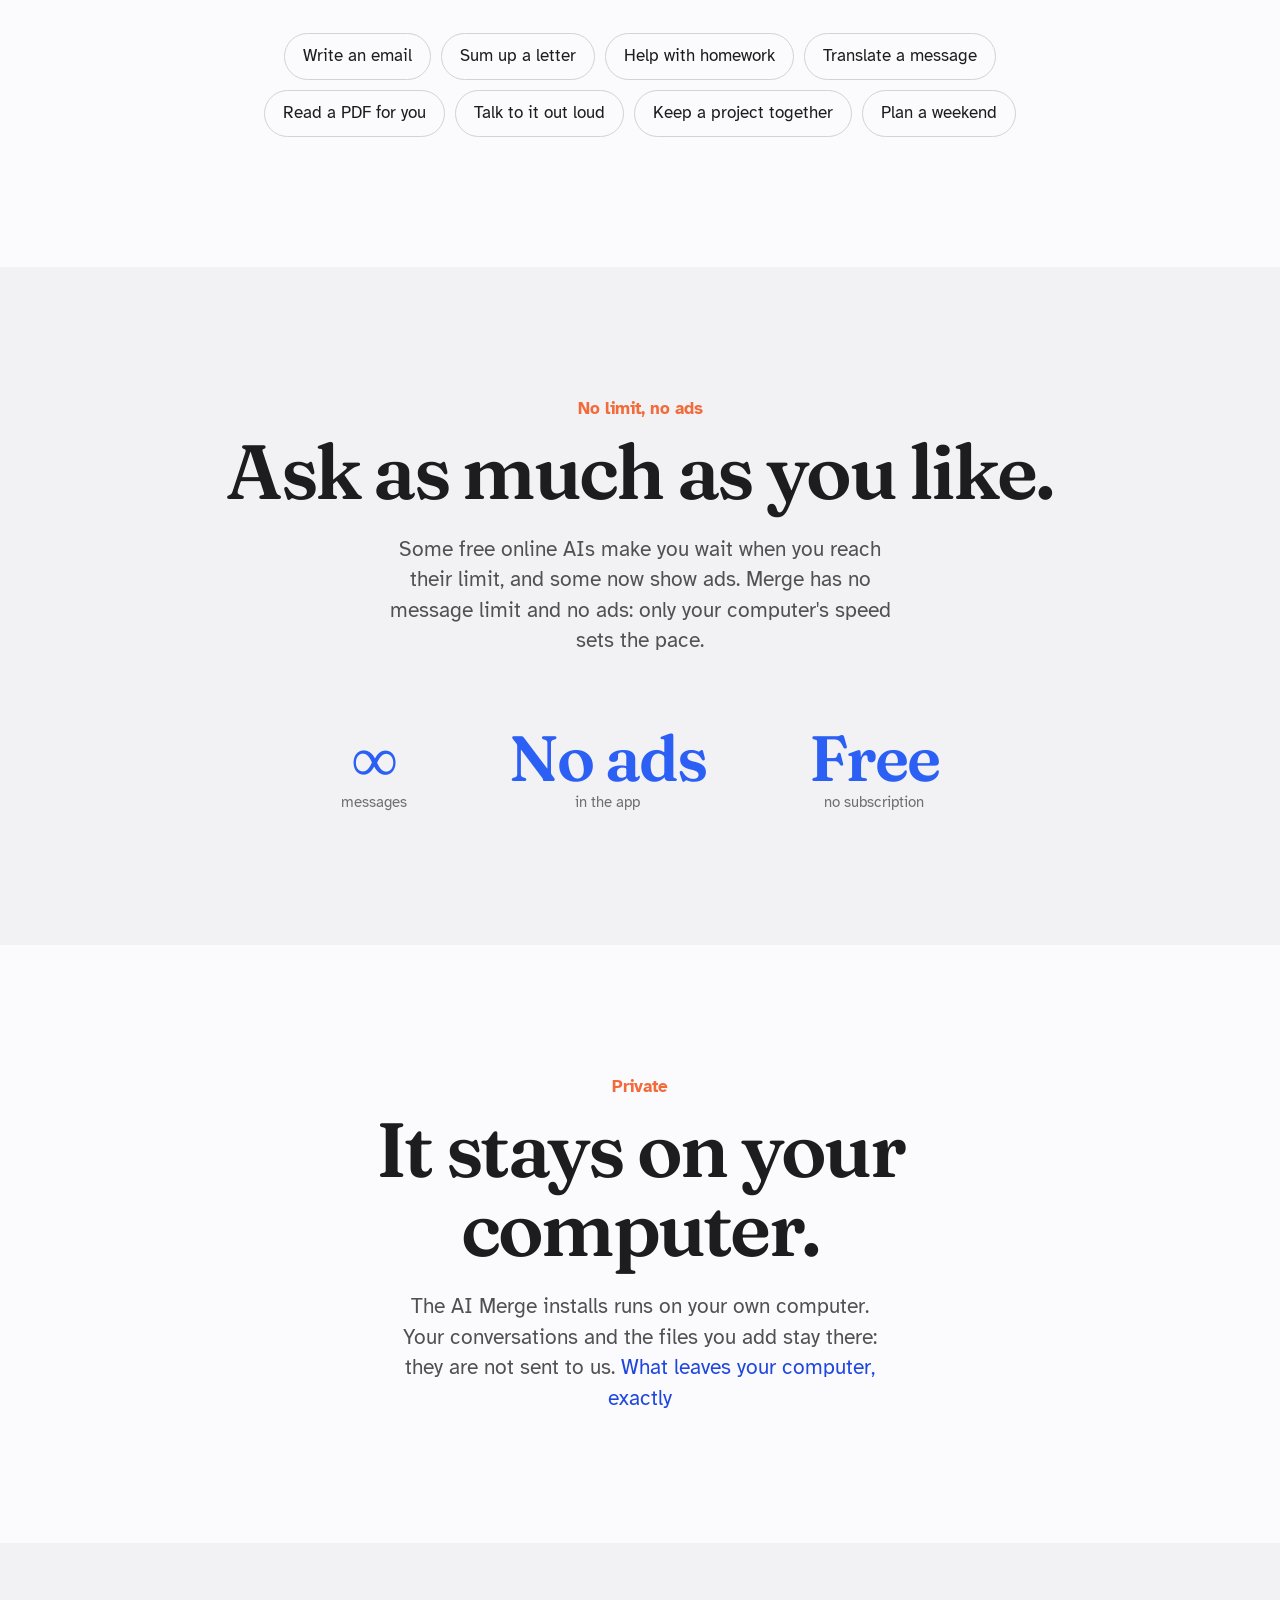
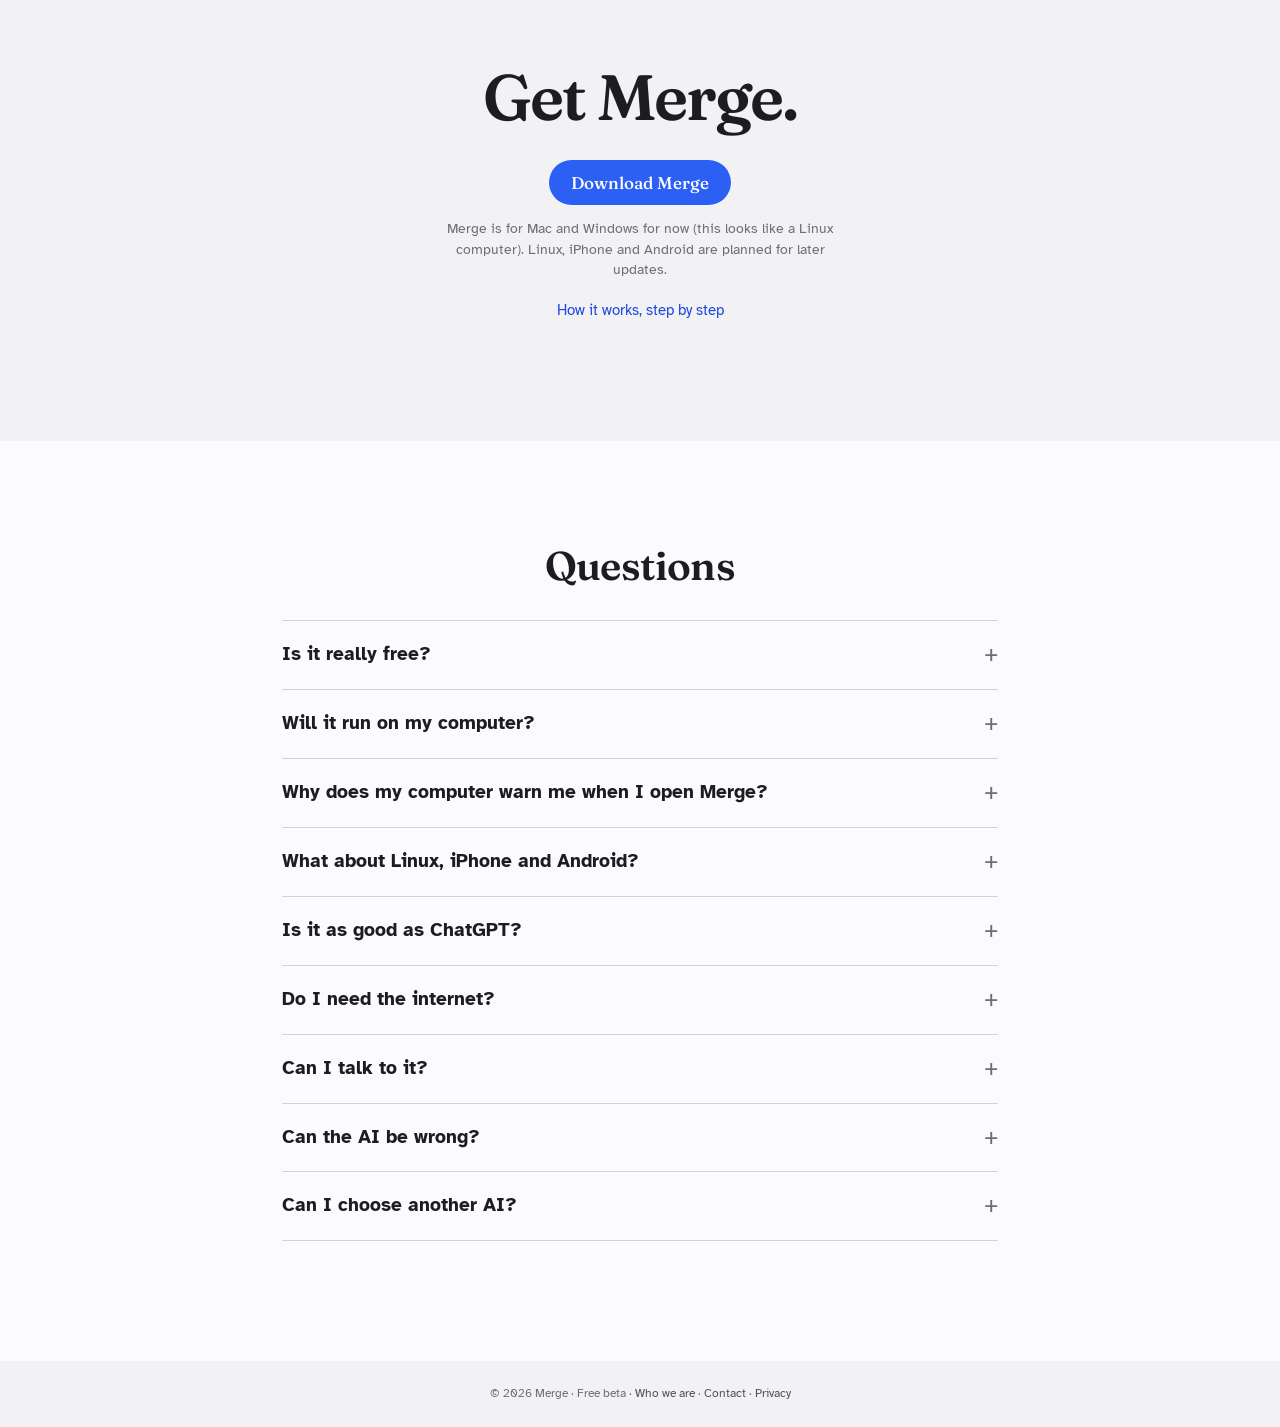
<file: Site/index.html>
<!doctype html>
<html lang="en">
<head>
<meta charset="utf-8">
<meta name="viewport" content="width=device-width, initial-scale=1, viewport-fit=cover">
<title>Merge · Your own AI</title>
<meta name="description" content="Merge puts a free AI on your Mac or Windows PC. It checks your computer, suggests the AI that suits it, and installs it. No subscription, no message limit.">
<link rel="icon" type="image/png" sizes="32x32" href="marque/icone-m-32.png">
<link rel="icon" type="image/png" sizes="180x180" href="marque/icone-m-180.png">
<link rel="icon" href="marque/icone-m.svg" type="image/svg+xml">
<link rel="shortcut icon" href="marque/icone-m.ico">
<link rel="apple-touch-icon" href="marque/apple-touch-icon.png?v=202610250330">
<link rel="stylesheet" href="base.css?v=202610250330">
<link rel="stylesheet" href="style.css?v=202610250330">
<link rel="stylesheet" href="programme.css?v=202610250330">
</head>
<body>
<a class="saut" href="#contenu">Skip to content</a>
<header class="barre">
  <div class="barre-in">
        <button type="button" class="menu-tel" aria-expanded="false" aria-controls="menu-tel" aria-label="Menu"><span></span><span></span><span></span></button>
    <a class="marque" href="#accueil" aria-label="Merge, home">Merge</a>
    <nav class="liens" aria-label="Site">
            <a href="#comment">How it works</a>
      <a href="#ia">The AIs</a>
      <a href="#nous">Who we are</a>
      <a href="#contact">Contact</a>
    </nav>
    <div class="barre-droite">
      <a class="btn petit" href="#installer" data-telecharger>Download</a>
    </div>
  </div>
  <nav class="menu-tel-liste" id="menu-tel" aria-label="Site" hidden>
    <a href="#comment">How it works</a>
    <a href="#ia">The AIs</a>
    <a href="#nous">Who we are</a>
    <a href="#contact">Contact</a>
    <a href="#confidentialite">Privacy</a>
  </nav>
</header>

<main id="contenu">

<section id="vue-accueil" class="vue" data-titre="Your own AI" aria-label="Home page">
  <div class="hero">
    <h1>Your own AI<span class="point">.</span></h1>
        <p class="sous">Merge puts a free AI on your computer, in two clicks.</p>
    <p class="sous-2">Then ask as much as you like: no account, no ads, no message limit, and your chats stay on your computer.</p>
    <div><a class="btn" href="#installer" data-telecharger>Download Merge</a></div>
    <p class="detecte" data-detecte></p>
    <p class="liens-hero"><a href="#accueil" data-ancre="faq">Will it run on my computer?</a> · <a href="#telecharger">Mac or Windows?</a></p>
  </div>

  <div class="vitrine apparait">
    <div class="fenetre" role="img" aria-label="The Merge app: a chat where the AI answers on your own computer">
      <div class="f-barre"><i></i><i></i><i></i></div>
      <div class="f-corps">
        <div class="f-cote"><b>New chat</b><span class="on">Email to the school</span><span>Rainy Sunday ideas</span><span>Translations</span><em>On this computer</em></div>
        <div class="f-fil"><div class="f-moi">Write a short email to tell the school my daughter will be absent on Friday.</div>
          <div class="f-ia">Subject: Absence on Friday

Hello,
I'm writing to let you know that my daughter will be absent this Friday. Please tell me if there is anything she should catch up on.

Thank you,</div>
          <div class="f-saisie">Ask anything</div></div>
      </div>
    </div>
  </div>

    <section class="bande apparait" aria-labelledby="t-usages">
    <p class="eti">Everyday help</p>
    <h2 id="t-usages">Emails, letters, homework, ideas.</h2>
    <p>Merge comes with ready-made assistants, each with an example to try: explain a letter, sum up a document, plan your week, cook with what you have. No blank page. <a href="#produit">Everything Merge does</a></p>
    <ul class="usages">
      <li>Write an email</li><li>Sum up a letter</li><li>Help with homework</li><li>Translate a message</li><li>Read a PDF for you</li><li>Talk to it out loud</li><li>Keep a project together</li><li>Plan a weekend</li>
    </ul>
  </section>

  <section class="bande grise apparait" aria-labelledby="t-limite">
    <p class="eti">No limit, no ads</p>
    <h2 id="t-limite">Ask as much as you like.</h2>
        <p>Some free online AIs make you wait when you reach their limit, and some now show ads. Merge has no message limit and no ads: only your computer's speed sets the pace.</p>
    <div class="chiffres"><div><b>∞</b><span>messages</span></div><div><b>No ads</b><span>in the app</span></div><div><b>Free</b><span>no subscription</span></div></div>
  </section>

  <section class="bande apparait" aria-labelledby="t-maison">
    <p class="eti">Private</p>
    <h2 id="t-maison">It stays on your computer.</h2>
    <p>The AI Merge installs runs on your own computer. Your conversations and the files you add stay there: they are not sent to us. <a href="#confidentialite">What leaves your computer, exactly</a></p>
  </section>

  <section class="telecharger grise" id="obtenir" aria-labelledby="t-fin">
    <h2 id="t-fin">Get Merge.</h2>
    <div><a class="btn" href="#installer" data-telecharger>Download Merge</a></div>
    <p class="detecte" data-detecte></p>
    <p class="config"><a href="#comment">How it works, step by step</a></p>
  </section>

  <section class="faq" id="faq" aria-labelledby="t-faq">
    <h2 id="t-faq">Questions</h2>
    <details><summary>Is it really free?</summary><p>Yes. Merge is free, and so are the AIs it installs: open AIs, free to use, made by companies and research labs such as Mistral AI, Google or IBM. No subscription, no ads.</p></details>
    <details><summary>Will it run on my computer?</summary><p>Merge runs on a Mac with macOS 14 Sonoma or later (Apple chip or Intel), and on a PC with Windows 10 or 11 (64-bit, Intel or AMD processor). When you open Merge, it looks at your computer by itself and tells you, in plain words, what will be quick and what will be slow. 8 GB of memory or more is recommended.</p></details>
    <details><summary>Why does my computer warn me when I open Merge?</summary><p>Because Merge is a free beta that is not signed yet: on Mac, we haven't paid for Apple's developer program ($99 a year), and on Windows, for a code-signing certificate. So the first time, your computer asks you to confirm that you trust it. <a href="#installer">How to open it</a>.</p></details>
    <details><summary>What about Linux, iPhone and Android?</summary><p>Merge starts on Mac and Windows. Linux, iPhone and Android are planned for later updates.</p></details>
    <details><summary>Is it as good as ChatGPT?</summary><p>No: the big online AIs are still better, especially for hard tasks. A free AI on your computer handles many everyday tasks, and the more memory your computer has, the better the AI it can run. This is a beta: we are still testing how well each AI does.</p></details>
    <details><summary>Do I need the internet?</summary><p>Only to download Merge and its AI. After that, Merge works offline. To get recent information, turn on “Web”: Merge then looks things up for your AI, with your OK, in the sources you choose (encyclopedia, news, science). Without it, the AI only knows what it learned when it was made.</p></details>
    <details><summary>Can I talk to it?</summary><p>Yes, on Mac and Windows: click the sound-wave button and talk; it answers with a voice. Your voice is turned into text on your computer and nothing leaves it. A small AI answers faster, so when you say you want to talk, Merge favours a quick one.</p></details>
    <details><summary>Can the AI be wrong?</summary><p>Yes. Like every AI, it can make mistakes or make things up, and a small AI more often. Check what matters, and don't rely on it for medical, legal or money decisions.</p></details>
    <details><summary>Can I choose another AI?</summary><p>Yes. Merge suggests one and shows others that fit your computer, with what each one does. You can change it later too. <a href="#ia">See all the AIs</a>.</p></details>
  </section>
</section>

<section id="vue-comment" class="vue" data-titre="How it works" aria-label="How it works" hidden>
  <div class="hero court">
    <p class="eti">How it works</p>
    <h1>Open, continue, install<span class="point">.</span></h1>
    <p class="sous">For the curious: what happens after you click Download.</p>
  </div>
  <section class="etapes-detail">
    <div class="etape"><span class="num">1</span><div><h2>You download Merge and open it</h2><p>A small file arrives in your Downloads. Open it.</p></div></div>
    <div class="etape"><span class="num">2</span><div><h2>Merge looks at your computer by itself</h2><p>The memory, the processor and the free space, read on your computer: nothing is sent anywhere. On the same screen, you can say what you'll use it for (everyday life, studies, coding, work, languages, health, talking out loud, documents, photos), or skip it. Click Continue.</p></div></div>
    <div class="etape"><span class="num">3</span><div><h2>Merge suggests your AI, and says exactly what it will do</h2><p>The AI that should suit your computer best, what it's good at, its download size, and where it will go. Other AIs, the country they come from and another place (an external drive) are under “Other choices”. If you pick an AI that is too big for your computer, Merge warns you clearly before anything happens: it could freeze your computer.</p></div></div>
    <div class="etape"><span class="num">4</span><div><h2>You click Install</h2><p>Merge downloads your AI from Hugging Face, the big public library of open AIs, not through our servers (on Windows, also the small program that runs it, llama.cpp, from GitHub), and checks each file so a damaged one is never used. It saves everything in its own folder: your files, settings and other apps are not touched. If the connection drops, nothing is lost: click Try again to pick up where it stopped.</p></div></div>
    <div class="etape"><span class="num">5</span><div><h2>The chat opens by itself</h2><p>Start chatting. As much as you like.</p></div></div>
  </section>
  <section class="bande grise apparait" aria-labelledby="t-vie">
    <p class="eti">Your privacy</p>
    <h2 id="t-vie">What stays, what leaves.</h2>
    <dl class="vie">
      <div><dt>Your conversations</dt><dd>Stay on your computer, with the AI Merge installs. The AI runs there, not on our servers.</dd></div>
      <div><dt>Your files</dt><dd>A PDF or a Word file you add is read on your computer, never sent to us.</dd></div>
      <div><dt>No account</dt><dd>Merge needs no account, and there is no tracking inside the app.</dd></div>
    </dl>
    <p class="config"><a href="#produit" data-vue="produit" data-ancre="vie-privee">See all the privacy settings</a></p>
  </section>
  <section class="telecharger">
    <h2>Ready to try?</h2>
    <div><a class="btn" href="#installer" data-telecharger>Download Merge</a></div>
  </section>
</section>

<section id="vue-produit" class="vue" data-titre="Product" aria-label="Product" hidden>
  <div class="hero court">
    <p class="eti">Product</p>
    <h1>Everything Merge does<span class="point">.</span></h1>
    <p class="sous">A tour of Merge before you install it, in plain words. Merge is a free beta: “In the beta” means a feature is in the app you can download, and is only now being tried with real AIs. Merge starts small, on Mac and Windows, and grows with each update. For the technical details, open “Where it comes from” under each feature.</p>
  </div>
  <section class="pf-groupe"><div class="pf-dedans">
    <h2 class="produit-groupe">Getting started</h2>
    <div class="pf-vedette">
      <div class="pf"><p class="pf-etat pf-pret">In the beta</p><h3>What will you use it for?</h3><p class="pf-texte">Tell Merge what you need: everyday life, studies, coding, work, languages, health, talking out loud, and whether you'll give it documents or photos. It suggests the AI that fits your computer and your needs best.</p><details class="pf-expert"><summary>Where it comes from</summary><p>Each answer gives points to AIs whose strengths match (writing, documents, code, translation, reasoning). The suggestion is our estimate: we have not measured the AIs ourselves yet.</p></details></div>
      <div class="pf-visuel" aria-hidden="true"><div class="fenetre maquette"><div class="f-barre"><i></i><i></i><i></i></div><div class="mq-corps"><p class="mq-titre">What will you use Merge for?</p>
        <div class="mq-puces"><span class="choisi">Everyday life</span><span>Studies</span><span>Coding</span><span>Work</span><span class="choisi">Languages</span><span>Health and fitness</span></div>
        <p class="mq-note">Suggested for you: an AI that writes well and translates.</p></div></div></div>
    </div>
    <div class="pf-liste">
      <div class="pf"><p class="pf-etat pf-pret">In the beta</p><h3>Merge sets everything up</h3><p class="pf-texte">Merge looks at your computer, suggests the AI that should suit it best, and installs it once you agree. You can still pick another one. <a href="#comment">Step by step</a></p><details class="pf-expert"><summary>Where it comes from</summary><p>In the app, Merge reads the memory (RAM), the chip or processor, the graphics card and the free disk space from the system. On the website, the preview uses an example computer.</p><p>The AI files (GGUF format) come straight from Hugging Face, the public library of open AIs, at a fixed version, never through our servers. Each file is checked with its SHA-256 fingerprint. The AI is run by llama.cpp, an open-source engine (MIT license): built into the Mac app, and downloaded from GitHub by the Windows app when you click Install (fingerprint checked too).</p></details></div>
    </div>
  </div></section>
  <section class="pf-groupe grise"><div class="pf-dedans">
    <h2 class="produit-groupe">Chatting with your AI</h2>
    <div class="pf-vedette">
      <div class="pf"><p class="pf-etat pf-pret">In the beta</p><h3>Your documents, with page numbers</h3><p class="pf-texte">Add a PDF or a Word file of a few pages to your question. The AI is asked to answer from it, to give the page it used, and to tell you when the document doesn't say.</p><details class="pf-expert"><summary>Where it comes from</summary><p>PDF and Word (.docx) files, and plain text files, are read inside the app, on your computer, with no added library. PDF text is split into pages (Word files have no pages, so the AI gives the file name), and the AI is instructed to cite them: a small AI may not always do it. Scanned PDFs (pictures of pages with no text inside) can't be read yet. In this beta, the AI keeps about 8,000 “tokens” in mind (roughly 5 pages of text): a longer document is refused with a clear message.</p></details></div>
      <div class="pf-visuel" aria-hidden="true"><div class="fenetre maquette"><div class="f-barre"><i></i><i></i><i></i></div><div class="mq-corps mq-chat"><p class="mq-fichier">lease.pdf · 4 pages</p>
        <p class="mq-moi">When does the lease end, and what notice do I have to give?</p>
        <div class="mq-ia"><p><span>The lease ends on 30 June 2027.</span> <span class="mq-page">p. 3</span></p><p><span>Three months' notice, by registered letter.</span> <span class="mq-page">p. 4</span></p></div></div></div></div>
    </div>
    <div class="pf-liste">
            <div class="pf"><p class="pf-etat pf-pret">In the beta</p><h3>Talk with it out loud</h3><p class="pf-texte">Click the sound-wave button and just talk. Small dots listen, move while the AI thinks, then ripple as it answers with a voice, sentence by sentence; tap them to interrupt. Works with every AI Merge installs, on Mac and Windows.</p><details class="pf-expert"><summary>Where it comes from</summary><p>Your voice is turned into text on your computer (on a Mac, Apple's on-device speech recognition; on Windows, the speech recognition built into Windows), the AI answers as usual, and a voice installed on your computer reads it. Nothing leaves your computer. For a more natural voice, a Mac can use Apple's free “Enhanced” and “Premium” voices.</p></details></div>
      <div class="pf"><p class="pf-etat pf-pret">In the beta</p><h3>Dictate your questions</h3><p class="pf-texte">Click the microphone, speak, and your words appear in the box. Nothing is sent until you send it.</p><details class="pf-expert"><summary>Where it comes from</summary><p>On a Mac, Apple's speech recognition, set to work on the Mac only; on Windows, the speech recognition built into Windows, which works offline.</p></details></div>
      <div class="pf"><p class="pf-etat pf-pret">In the beta</p><h3>Show it a photo</h3><p class="pf-texte">Choose “Photos” when you install Merge: it picks an AI that can see. Then add a photo or a screenshot to your question, up to two per message.</p><details class="pf-expert"><summary>Where it comes from</summary><p>The Qwen3.5 AIs can look at pictures with an extra file, downloaded only if you choose Photos (0.2 to 0.9 GB). The photo is made smaller on your computer and read there.</p></details></div>
            <div class="pf"><p class="pf-etat pf-pret">In the beta</p><h3>Projects</h3><p class="pf-texte">Group chats on the same topic, such as “House renovation” or “Job search”, with instructions and documents the AI reads in every chat of the project. Move any chat into a project from its menu, and archive a chat or a whole project when you're done: it's kept, out of your lists.</p><details class="pf-expert"><summary>Where it comes from</summary><p>Projects, their instructions and their files are kept on your computer, like your chats. The text of each document is read on your computer; keep them short, since a small AI reads only a few pages at a time.</p></details></div>
      <div class="pf"><p class="pf-etat pf-pret">In the beta</p><h3>Several AIs, switch any time</h3><p class="pf-texte">Keep a small AI for quick answers and a bigger one when you need it: Settings › Your AI shows the AIs on your computer, with “Use this one”.</p><details class="pf-expert"><summary>Where it comes from</summary><p>Each AI stays in its own folder; switching restarts Merge's AI engine with the one you chose. If you pick an AI too big for your computer, Merge warns you clearly before installing it.</p></details></div>
      <div class="pf"><p class="pf-etat pf-pret">In the beta</p><h3>No message limit</h3><p class="pf-texte">Ask as many questions as you like. The only limit is the speed of your computer.</p><details class="pf-expert"><summary>Where it comes from</summary><p>Your chats are saved on your computer, never on our servers. You can rename, search, download (Markdown) or delete them, edit a message, or ask for a new answer.</p></details></div>
      <div class="pf"><p class="pf-etat pf-pret">In the beta</p><h3>Settings that fit each AI</h3><p class="pf-texte">Faster or more careful answers, short or long. With Merge's own AI engine, you only see the settings your AI can really use.</p><details class="pf-expert"><summary>Where it comes from</summary><p>Merge asks the engine what the AI can do (llama.cpp: its chat template and memory size; Ollama: its capabilities) and sends only matching parameters (temperature, max_tokens, reasoning_effort or chat_template_kwargs). With LM Studio or Jan, Merge can only guess from the AI's name, so all the choices stay visible. When a chat is too long for the AI's memory, the oldest messages are left out, and Merge says so.</p></details></div>
      <div class="pf"><p class="pf-etat pf-pret">In the beta</p><h3>Web search, only if you allow it</h3><p class="pf-texte">Turn on “Web” and choose the kind of sources: all, encyclopedia, news or science and health. Merge looks things up for your AI, and the answer shows its sources. Only a few search words leave your computer.</p><details class="pf-expert"><summary>Where it comes from</summary><p>The AI never goes on the internet by itself. Your AI first turns your question into a few English search words; Merge sends only those words, from your computer, to the sources you chose: the Wikipedia API, the GDELT Project's news API (headlines of the last 7 days, without the articles), PubMed (the US National Library of Medicine's database of medical and life-science articles) and OpenAlex (an open catalogue of scientific publications). All are official, free, and need no account. The results are given to your AI with your question, and Merge asks it to treat them as text to read, not as orders. If your AI can't pick search words, Merge doesn't search: your question itself is never sent. No key, no account, nothing goes through our servers. Each search is listed in “What leaves this device”.</p></details></div>
      <div class="pf"><p class="pf-etat pf-pret">In the beta</p><h3>Assistants for beginners</h3><p class="pf-texte">Not sure what to ask? Thirteen ready-made assistants, each with an example to try: explain a letter, sum up a document, plan your week, cook with what you have…</p><details class="pf-expert"><summary>Where it comes from</summary><p>Each assistant is a set of instructions written by Merge and given to your AI before your question. Nothing is downloaded.</p></details></div>
    </div>
  </div></section>
  <section class="pf-groupe" id="vie-privee"><div class="pf-dedans">
    <h2 class="produit-groupe">Privacy and control</h2>
    <div class="pf-vedette">
      <div class="pf"><p class="pf-etat pf-pret">In the beta</p><h3>A log of every connection the chat makes</h3><p class="pf-texte">See, in plain words, every time Merge's chat window connects to something: on your computer, or on the internet.</p><details class="pf-expert"><summary>Where it comes from</summary><p>Every network request of the chat window is logged with its exact address and sorted by where it went (green: this device, orange: internet). What you send is never kept, only the address. You choose how long the log is kept, and you can download it (JSON). AI downloads are listed in it on Windows, not yet on Mac.</p></details></div>
      <div class="pf-visuel" aria-hidden="true"><div class="fenetre maquette"><div class="f-barre"><i></i><i></i><i></i></div><div class="mq-corps"><p class="mq-titre">What leaves this device</p>
        <p class="mq-journal"><span class="pt vert"></span><span class="mq-lieu">On this device</span><span>The AI answered your question</span></p>
        <p class="mq-journal"><span class="pt vert"></span><span class="mq-lieu">On this device</span><span>Merge checked which AI is running</span></p>
        <p class="mq-journal"><span class="pt vert"></span><span class="mq-lieu">On this device</span><span>The AI wrote an answer</span></p></div></div></div>
    </div>
    <div class="pf-liste">
      <div class="pf"><p class="pf-etat pf-pret">In the beta</p><h3>Your data, your choice</h3><p class="pf-texte">Download your chats, delete them all, or delete the installed AI to free its space, whenever you want. No ads, no subscription, no account.</p><details class="pf-expert"><summary>Where it comes from</summary><p>“Download everything” gives a file (JSON) with all your chats; “Delete all chats” erases them from your computer.</p></details></div>
    </div>
  </div></section>
  <section class="pf-groupe grise" id="plus-tard"><div class="pf-dedans">
    <h2 class="produit-groupe">Coming in an update</h2>
    <p class="pf-texte">These are built or planned, but not in the first version of Merge. They will come one by one, each checked before it reaches you.</p>
    <div class="pf-liste">
      <div class="pf"><p class="pf-etat pf-prevu">Coming in an update</p><h3>Linux, iPhone and Android</h3><p class="pf-texte">Merge starts on Mac and Windows. The other devices come next.</p></div>
      <div class="pf"><p class="pf-etat pf-prevu">Coming in an update</p><h3>More languages</h3><p class="pf-texte">Merge is in English for now. French and Spanish come next.</p></div>
      <div class="pf"><p class="pf-etat pf-prevu">Coming in an update</p><h3>Excel and PowerPoint</h3><p class="pf-texte">Add spreadsheets and slides to your questions.</p></div>
      <div class="pf"><p class="pf-etat pf-prevu">Coming in an update</p><h3>AI voices, even more natural</h3><p class="pf-texte">Voices made by AI models (such as Kokoro), that sound closer to a person. They will need a download of a few hundred MB, and use more memory and battery than your computer's own voice.</p></div>
            <div class="pf"><p class="pf-etat pf-prevu">Coming in an update</p><h3>The AIs people use most</h3><p class="pf-texte">Once many people use Merge: a page with the AIs used most, overall and on computers like yours, and what's trending, to help you choose along with our suggestions. Only from anonymous counts that you agree to share.</p></div>
      <div class="pf"><p class="pf-etat pf-prevu">Coming in an update</p><h3>Packs for your job, and your own assistants</h3><p class="pf-texte">Ready-made helpers for teaching, law, code, care, quotes and invoices…, and assistants you create yourself.</p></div>
      <div class="pf"><p class="pf-etat pf-prevu">Coming in an update</p><h3>Scheduled requests</h3><p class="pf-texte">Have a request sent at a set time, for example a summary every morning.</p></div>
      <div class="pf"><p class="pf-etat pf-prevu">Coming in an update</p><h3>Family rules</h3><p class="pf-texte">A profile per child, with rules that fit their age, locked with a parent code.</p></div>
      <div class="pf"><p class="pf-etat pf-prevu">Coming in an update</p><h3>Your computer's AI on your phone</h3><p class="pf-texte">Chat with your computer's AI from your phone, with your chats on all your devices, and folders shared with friends.</p></div>
      <div class="pf"><p class="pf-etat pf-prevu">Coming in an update</p><h3>Lock your chats, and Offline only</h3><p class="pf-texte">Encrypt your chats with a secret phrase, and one switch so the chat never goes on the internet.</p></div>
      <div class="pf"><p class="pf-etat pf-prevu">Not built yet</p><h3>One AI for the whole home</h3><p class="pf-texte">A small box bought once, that runs a bigger AI for the whole family.</p></div>
      <div class="pf"><p class="pf-etat pf-prevu">Not built yet</p><h3>Tools from the community</h3><p class="pf-texte">A catalogue of tools made by developers for every job, each reviewed by us before it is offered in Merge. You will choose what to add.</p></div>
    </div>
  </div></section>
  <section class="telecharger">
    <h2>Want to try it?</h2>
    <div><a class="btn" href="#installer" data-telecharger>Download Merge</a></div>
  </section>
</section>

<section id="vue-ia" class="vue" data-titre="The AIs" aria-label="The AIs" hidden>
  <div class="hero court">
    <p class="eti">The AIs</p>
    <h1>Merge picks one for you<span class="point">.</span></h1>
    <p class="sous">Here are the free AIs Merge knows, sorted by the computer they need: 20 on Mac, and 12 more on Windows for the wide range of PCs. You can always choose another one. Some of them can also see images: Merge will use this in an update.</p>
  </div>
  <div class="ia-barre" role="search">
    <label class="ia-loupe"><span class="cache-ecran">Search the AIs</span><input id="ia-cherche" type="search" placeholder="Search" autocomplete="off"></label>
    <label class="ia-menu"><span>Good at</span><select id="ia-usage"></select></label>
    <label class="ia-menu"><span>Made in</span><select id="ia-pays"></select></label>
    <label class="ia-menu"><span>Sort by</span><select id="ia-tri"></select></label>
    <p class="ia-compte" id="ia-compte" aria-live="polite"></p>
  </div>
  <div id="ia-liste" class="ia-liste"></div>
  <dialog class="ia-fiche" id="ia-fiche" aria-labelledby="ia-fiche-titre"><div id="ia-fiche-corps"></div></dialog>
</section>

<section id="vue-nous" class="vue" data-titre="Who we are" aria-label="Who we are" hidden>
  <div class="hero court">
    <p class="eti">Who we are</p>
    <h1>Good AI can be free. It should stay free<span class="point">.</span></h1>
    <p class="sous">Why Merge exists, how it works, and where it is going.</p>
  </div>
  <section class="nous">
    <h2>Hi, I'm Matthew</h2>
    <p>I'm a student with a passion for new technology and artificial intelligence, and I'm building Merge. It started with something I kept seeing: people paying for an AI every month, or putting up with limits and ads, without knowing that excellent AIs are now free, open, and able to run on the computer they already own.</p>
    <p>You don't need AI every day. But there are moments when it makes a real difference: a letter to write, a document to understand, a lesson to revise, a question late at night. My goal is simple: put that help within everyone's reach, whatever their budget and whatever their device.</p>

        <h2>What you can count on today</h2>
    <ul class="faits">
      <li><b>Two clicks</b> to install your AI, once Merge is open. Merge tells you what it will download, and where, before anything happens.</li>
      <li><b>20 free AIs</b> it knows how to install on a Mac, 32 on a Windows PC, from 10 makers, among them Mistral AI, Google, IBM, Microsoft and OpenAI.</li>
      <li><b>No account, no ads, no message limit.</b> Only your computer's speed sets the pace.</li>
      <li><b>Your chats and your files stay on your computer.</b> What does leave it, and when, is listed in <a href="#confidentialite">Privacy</a>.</li>
    </ul>

    <h2>What Merge does, and what it doesn't</h2>
    <p>Merge doesn't build AIs. Labs and research teams around the world publish open AIs that anyone may use, each under its own license. Merge finds the one that should suit your device and your needs, by our honest estimate, installs it, then gets out of the way. You can always choose another one, and see who made each AI and where it comes from.</p>


    <h2>How Merge pays for itself</h2>
    <p>Today, it doesn't. Merge is completely free: no subscription, no ads, no account needed, no message limit. Later, we plan to offer optional things you pay for once, such as the home box described below, never a subscription. The plan is for the app to stay free.</p>

        <h2>A beta, said plainly</h2>
    <p>This first version is a free beta, for people who like to try things early. It has not been reviewed by outside experts yet. We plan to have lawyers review what Merge promises and how it handles your data, and security experts review the app and its downloads. When they have, we will say who checked what.</p>
    <p>Until then, here is what we can say for sure: Merge needs no account, shows no ads, and doesn't send your conversations or your files to us. If something goes wrong, <a href="#contact">tell us</a>: we read everything.</p>

    <h2>Where we're going</h2>
    <p>Merge starts small: one free AI on your Mac or Windows PC. Then, update after update, we plan to add Linux, iPhone and Android, more languages, and the features listed in “Coming in an update”. We will always say clearly what works and what doesn't. Two principles will not change: your AI runs on hardware you own, and nothing leaves it without your OK. No subscription, ever.</p>

    <h3>A personal AI server for your home</h3>
    <p>Later, we plan for a computer you already have to serve the whole household, each person with their own chats, on their phone too. Then a small box bought once could do the same with a much larger AI, so that even a small phone gets its answers.</p>
    <p class="config"><a href="#produit" data-vue="produit" data-ancre="plus-tard">See what comes next</a></p>

    <h3>Connected devices, and tools built by the community</h3>
    <p>We then want to develop a range of connected devices with sensors, such as a health wristband, designed to work with your own AI, with your data staying on your devices.</p>
    <p>We also want to open Merge to communities of developers, so that the best minds in AI can build the best tools: new skills for your AI, tools for every profession, models for these devices. You will choose what to install. Before any of these tools is offered for download in Merge, we will review it. That way, the best of the AI community reaches everyone, safely.</p>

    <p class="signe">Matthew Pagniez, founder of Merge</p>
    <p class="config"><a href="#contact">Contact us</a></p>
  </section>
</section>

<section id="vue-contact" class="vue" data-titre="Contact" aria-label="Contact" hidden>
  <div class="hero court">
    <p class="eti">Contact</p>
    <h1>Write to us<span class="point">.</span></h1>
    <p class="sous">A question, a bug, an idea? Merge is a beta, and your messages decide what we fix first.</p>
    <div><a class="btn" href="mailto:pagniezmatthieu20@gmail.com?subject=Merge%20beta">Send an email</a></div>
    <p class="config"><span class="contact">pagniezmatthieu20@gmail.com</span></p>
  </div>
  <section class="nous">
    <h2>If something goes wrong</h2>
    <p>Tell us what you clicked, what you saw, and which computer you have (on a Mac: Apple menu › About This Mac; on Windows: Settings › System › About). A screenshot helps a lot.</p>
    <h2>A security problem?</h2>
    <p>If you think you've found a way to misuse Merge, please write to us before telling anyone else, so we can fix it first. Put “Security” in the subject.</p>
    <h2>What we do with your email</h2>
    <p>We only use it to answer you. We don't add you to a mailing list, and we don't share it. <a href="#confidentialite">Privacy</a>.</p>
  </section>
</section>

<section id="vue-confidentialite" class="vue" data-titre="Privacy" aria-label="Privacy" hidden>
  <div class="hero court">
    <p class="eti">Privacy</p>
    <h1>What leaves your computer<span class="point">.</span></h1>
    <p class="sous">In short: your conversations and your files stay on your computer. Here is everything, in plain words.</p>
  </div>
  <section class="nous">
    <h2>In the Merge app</h2>
    <p><b>Your conversations and the files you add</b> stay on your computer. The AI runs there. They are not sent to us or to anyone else.</p>
    <p><b>No account, no ads, no tracking.</b> The app doesn't measure what you do in it, and doesn't send us any statistics.</p>
    <p><b>Downloading the AI.</b> When you click Install, Merge downloads the AI's files straight from Hugging Face, the public library of open AIs, not through us (on Windows, also the AI engine, from GitHub). Like any website, they see your internet address (IP address) when they send the files. See <a href="https://huggingface.co/privacy" target="_blank" rel="noopener">Hugging Face's privacy policy</a>.</p>
    <p><b>Web search, only if you turn it on.</b> When “Web” is on (Merge asks your OK the first time), your AI first turns your question into a few search words, and Merge sends only those words, from your computer, to the sources you chose in the “Web” menu: Wikipedia, the GDELT Project's news database, PubMed and OpenAlex. Like any website, they see the search words and your internet address. See <a href="https://foundation.wikimedia.org/wiki/Policy:Privacy_policy" target="_blank" rel="noopener">Wikipedia</a>, <a href="https://www.gdeltproject.org/about.html" target="_blank" rel="noopener">GDELT</a>, <a href="https://www.nlm.nih.gov/web_policies.html" target="_blank" rel="noopener">PubMed</a> and <a href="https://openalex.org/" target="_blank" rel="noopener">OpenAlex</a>. Your chat and your files are never sent.</p>
    <p><b>The internet otherwise.</b> Merge doesn't connect anywhere else, unless you yourself type the address of another AI program in Settings. In the app, Settings › “What leaves this device” lists every connection the chat window makes.</p>
    <p><b>Deleting everything.</b> In Settings, “Delete all chats” erases your conversations, and you can delete the installed AI to free its space. Do that before removing Merge: the AI is a big file kept apart from the app. On Mac, then move Merge to the Trash (a few small settings and log files stay in your Library folder). On Windows, delete the folders %LOCALAPPDATA%\Merge and %APPDATA%\Merge, the “Merge AIs” folder if you put the AIs on another drive, and the “Merge” shortcuts.</p>
    <h2>On this website</h2>
    <p>This website has no account, no ads and no tracking tools. The company that hosts it keeps the usual technical logs of visits (internet address, page, time), as every host does.</p>
    <h2>When you write to us</h2>
    <p>We keep your email only to answer you, and we don't share it.</p>
    <h2>Who it's for</h2>
    <p>Merge is meant for adults (18 and over). An AI can be wrong: don't rely on it for medical, legal or money decisions.</p>
    <h2>Your rights</h2>
    <p>The only personal data we may hold is your email, if you write to us. We use it to answer you (our legitimate interest in replying), and we delete it at the latest 12 months after our last exchange. You can ask us at any time to see it or delete it. If you are in the European Union, you can also complain to your data protection authority (in France, the CNIL). Our email is handled by Google (Gmail) and this website by its host, both in the United States.</p>
    <h2>Legal notice</h2>
    <p>Merge is published by Matthieu Pagniez, an individual, contact <span class="contact">pagniezmatthieu20@gmail.com</span>. Website host: GitHub, Inc., 88 Colin P. Kelly Jr. Street, San Francisco, CA 94107, United States.</p>
    <p>Merge is a free beta, provided “as is”, without any warranty. The AIs it installs are made by others and come with their own licenses, shown in the app and on the AIs page.</p>
    <p class="config">Last updated October 22, 2026. Questions: <a href="#contact">contact us</a>.</p>
  </section>
</section>

<section id="vue-telecharger" class="vue" data-titre="Download" aria-label="Download" hidden>
  <div class="hero court">
    <p class="eti">Download</p>
    <h1>Get Merge<span class="point">.</span></h1>
    <p class="sous">Merge is for Mac and Windows for now. Linux, iPhone and Android are planned for later updates.</p>
    <div class="app-boutons"><a class="btn" href="#installer" data-telecharger="mac">Download for Mac</a><a class="btn" href="#installer" data-telecharger="windows">Download for Windows</a></div>
    <p class="config">Mac: macOS 14 or later, Apple chip or Intel. Windows: Windows 10 or 11, 64-bit, Intel or AMD processor. 8 GB of memory or more recommended.</p>
  </div>
</section>

<section id="vue-installer" class="vue" data-titre="Get Merge" aria-label="Get Merge" hidden>
  <div class="etape-appareil" data-etape-appareil>
    <div class="hero court">
      <p class="eti">Get Merge</p>
      <div class="choix-systeme" role="group" aria-label="Your computer">
        <button type="button" class="systeme" data-systeme="mac" aria-pressed="true">Mac</button>
        <button type="button" class="systeme" data-systeme="windows" aria-pressed="false">Windows</button>
      </div>
      <h1 class="titre-etape" tabindex="-1" data-app-titre>Your Mac<span class="point">.</span></h1>
      <p class="config app-choix" data-app-choix hidden></p>
      <p class="sous" data-app-sous></p>
      <ol class="app-etapes" data-app-etapes></ol>
      <div class="app-boutons"><a class="btn" href="#installer" data-app-telecharger>Download Merge</a></div>
      <p class="config" data-app-note></p>
    </div>
        <section class="ouvrir-merge" id="ouvrir" aria-labelledby="t-ouvrir">
      <h2 id="t-ouvrir">The first time you open it.</h2>
      <div data-ouvrir="mac">
        <p class="config">Merge is a free beta that Apple hasn't checked yet (that needs a $99-a-year developer account we don't have yet). So the first time, your Mac asks you to confirm that you trust it. You only do this once.</p>
        <ol class="app-etapes">
          <li><span class="num">1</span><span><b>Open the downloaded file</b><small>Merge-Mac-beta.dmg, in your Downloads. Drag Merge into the Applications folder.</small></span></li>
          <li><span class="num">2</span><span><b>Double-click Merge in Applications</b><small>Your Mac says it can't check Merge. Click Done or Cancel (not Move to Trash).</small></span></li>
          <li><span class="num">3</span><span><b>Open System Settings › Privacy &amp; Security</b><small>Scroll down to the Security section: next to “Merge was blocked”, click Open Anyway, then confirm with your password. Do it soon after step 2: the button only stays for a while.</small></span></li>
          <li><span class="num">4</span><span><b>Merge opens</b><small>Click Continue, then Install. From now on, Merge opens normally.</small></span></li>
        </ol>
        <p class="config">On macOS 14 Sonoma, you can instead Control-click Merge in Applications, choose Open, then Open again.</p>
      </div>
      <div data-ouvrir="windows" hidden>
        <p class="config">Merge is a free beta that is not signed with a Windows certificate yet. So the first time, Windows may ask you to confirm that you trust it. Nothing else to install: Python, which Merge uses, is included.</p>
        <ol class="app-etapes">
          <li><span class="num">1</span><span><b>Extract the downloaded file</b><small>If your browser says the file isn't commonly downloaded, choose Keep. Then right-click Merge-Windows-beta.zip in your Downloads, choose “Extract All…”, then “Extract”.</small></span></li>
          <li><span class="num">2</span><span><b>Double-click Merge.cmd</b><small>In the “Merge” folder. If Windows says “Windows protected your PC”, click “More info”, then “Run anyway”. If it then asks whether to run Python (Python Software Foundation), click Run.</small></span></li>
          <li><span class="num">3</span><span><b>Merge opens in its own window</b><small>Click Continue, then Install: Merge downloads the small program that runs your AI (from GitHub) and your AI (from Hugging Face), and checks every file.</small></span></li>
          <li><span class="num">4</span><span><b>Next time</b><small>Open Merge from the Start menu or the “Merge” shortcut on your desktop.</small></span></li>
        </ol>
        <p class="config">Merge opens in a Microsoft Edge window without tabs, like an app; without Edge, in your usual browser. It only listens to this computer. On Windows 11, “Smart App Control” can block programs that are not signed, like this beta: if it does, Merge can't run on that PC yet.</p>
      </div>
      <p class="config empreinte" data-app-empreinte></p>
    </section>
    <section class="dans-appli" aria-labelledby="t-appli">
      <h2 id="t-appli">Then, inside the app.</h2>
      <p class="config">This is what the app shows once it's on your computer. Try it here: nothing is downloaded.</p>
      <div class="programme" id="programme"></div>
      <p class="config prog-note"></p>
    </section>
  </div>
</section>

</main>


<footer class="pied">© 2026 Merge · Free beta · <a href="#nous">Who we are</a> · <a href="#contact">Contact</a> · <a href="#confidentialite">Privacy</a></footer>


<script src="telechargement.js?v=202610250330"></script>
<script src="langues.js?v=202610250330"></script>
<script src="icones.js?v=202610250330"></script>
<script src="tailles.js?v=202610250330"></script>
<script src="donnees.js?v=202610250330"></script>
<script src="programme.js?v=202610250330"></script>
<script src="site.js?v=202610250330"></script>
</body>
</html>
</file>
<file: Moteur/style.css>
@font-face { font-family: Fraunces; font-style: normal; font-weight: 100 900; font-display: swap; src: url(polices/fraunces-latin-wght-normal.woff2) format("woff2"); unicode-range: U+0000-00FF, U+0131, U+0152-0153, U+02BB-02BC, U+02C6, U+02DA, U+02DC, U+0304, U+0308, U+0329, U+2000-206F, U+20AC, U+2122, U+2191, U+2193, U+2212, U+2215, U+FEFF, U+FFFD; }
@font-face { font-family: Fraunces; font-style: normal; font-weight: 100 900; font-display: swap; src: url(polices/fraunces-latin-ext-wght-normal.woff2) format("woff2"); unicode-range: U+0100-02BA, U+02BD-02C5, U+02C7-02CC, U+02CE-02D7, U+02DD-02FF, U+0304, U+0308, U+0329, U+1D00-1DBF, U+1E00-1E9F, U+1EF2-1EFF, U+2020, U+20A0-20AB, U+20AD-20C0, U+2113, U+2C60-2C7F, U+A720-A7FF; }
@font-face { font-family: "Atkinson Hyperlegible"; font-style: normal; font-weight: 400; font-display: swap; src: url(polices/atkinson-hyperlegible-latin-400-normal.woff2) format("woff2"); unicode-range: U+0000-00FF, U+0131, U+0152-0153, U+02BB-02BC, U+02C6, U+02DA, U+02DC, U+0304, U+0308, U+0329, U+2000-206F, U+20AC, U+2122, U+2191, U+2193, U+2212, U+2215, U+FEFF, U+FFFD; }
@font-face { font-family: "Atkinson Hyperlegible"; font-style: normal; font-weight: 400; font-display: swap; src: url(polices/atkinson-hyperlegible-latin-ext-400-normal.woff2) format("woff2"); unicode-range: U+0100-02BA, U+02BD-02C5, U+02C7-02CC, U+02CE-02D7, U+02DD-02FF, U+0304, U+0308, U+0329, U+1D00-1DBF, U+1E00-1E9F, U+1EF2-1EFF, U+2020, U+20A0-20AB, U+20AD-20C0, U+2113, U+2C60-2C7F, U+A720-A7FF; }
@font-face { font-family: "Atkinson Hyperlegible"; font-style: normal; font-weight: 700; font-display: swap; src: url(polices/atkinson-hyperlegible-latin-700-normal.woff2) format("woff2"); unicode-range: U+0000-00FF, U+0131, U+0152-0153, U+02BB-02BC, U+02C6, U+02DA, U+02DC, U+0304, U+0308, U+0329, U+2000-206F, U+20AC, U+2122, U+2191, U+2193, U+2212, U+2215, U+FEFF, U+FFFD; }
@font-face { font-family: "Atkinson Hyperlegible"; font-style: italic; font-weight: 400; font-display: swap; src: url(polices/atkinson-hyperlegible-latin-400-italic.woff2) format("woff2"); unicode-range: U+0000-00FF, U+0131, U+0152-0153, U+02BB-02BC, U+02C6, U+02DA, U+02DC, U+0304, U+0308, U+0329, U+2000-206F, U+20AC, U+2122, U+2191, U+2193, U+2212, U+2215, U+FEFF, U+FFFD; }

:root {
  --page: #f5f5f2;
  --surface: #fdfdfb;
  --surface-2: #efeeea;
  --tile: #ecebe7;
  --tile-2: #e3e2dd;
  --line: #dedcd6;
  --line-strong: #878b96;
  --ink: #0f1b3d;
  --ink-2: #44506e;
  --muted: #5e6886;
  --brand: #2c60f4;
  --brand-hover: #1f4bd8;
  --brand-text: #1f47e0;
  --brand-soft: #e8eeff;
  --pieuvre: #2c60f4;
  --on-brand: #ffffff;
  --ok: #0e6e4f;
  --ok-soft: #dcefe6;
  --warn: #8a4f00;
  --demo: #fff4e5;
  --demo-ink: #7a4300;
  --danger: #c62f27;
  --ombre-saisie: 0 1px 2px rgba(15, 27, 61, .04), 0 14px 36px -16px rgba(15, 27, 61, .22);
  --ombre: 0 12px 32px rgba(15, 27, 61, .18);
  --texte: "Atkinson Hyperlegible", ui-sans-serif, system-ui, -apple-system, "Segoe UI", sans-serif;
  --titre: Fraunces, Georgia, "Times New Roman", serif;
  --mono: ui-monospace, SFMono-Regular, Menlo, Consolas, monospace;
  color-scheme: light;
}
@media (prefers-color-scheme: dark) {
  :root:not([data-theme="clair"]) {
    --page: #18191d; --surface: #232529; --surface-2: #2b2d33; --tile: #202227; --tile-2: #292b31; --line: #34363d; --line-strong: #5d616c;
    --ink: #ececee; --ink-2: #c6c8ce; --muted: #9b9ea8; --brand-hover: #4c78ff; --brand-text: #8ea6ff; --brand-soft: #23304f; --pieuvre: #f6f7fb;
    --ok: #3cc48d; --ok-soft: #1d3a2f; --warn: #f2b347; --demo: #3a2a12; --demo-ink: #f6c27a; --danger: #ff7a6e;
    --ombre-saisie: 0 1px 2px rgba(0, 0, 0, .3), 0 14px 36px -16px rgba(0, 0, 0, .6); --ombre: 0 12px 32px rgba(0, 0, 0, .5); color-scheme: dark;
  }
}
:root[data-theme="sombre"] {
  --page: #18191d; --surface: #232529; --surface-2: #2b2d33; --tile: #202227; --tile-2: #292b31; --line: #34363d; --line-strong: #5d616c;
  --ink: #ececee; --ink-2: #c6c8ce; --muted: #9b9ea8; --brand-hover: #4c78ff; --brand-text: #8ea6ff; --brand-soft: #23304f; --pieuvre: #f6f7fb;
  --ok: #3cc48d; --ok-soft: #1d3a2f; --warn: #f2b347; --demo: #3a2a12; --demo-ink: #f6c27a; --danger: #ff7a6e;
  --ombre-saisie: 0 1px 2px rgba(0, 0, 0, .3), 0 14px 36px -16px rgba(0, 0, 0, .6); --ombre: 0 12px 32px rgba(0, 0, 0, .5); color-scheme: dark;
}

* { box-sizing: border-box; }
html, body { height: 100%; overflow: hidden; overscroll-behavior: none; }
body { margin: 0; background: var(--page); color: var(--ink); font: 15.5px/1.55 var(--texte); -webkit-font-smoothing: antialiased; }
button, input, select, textarea { font: inherit; color: inherit; }
button { cursor: pointer; }
svg { width: 18px; height: 18px; fill: none; stroke: currentColor; stroke-width: 2; stroke-linecap: round; stroke-linejoin: round; flex: none; }
svg.pieuvre, .accueil-pieuvre { stroke: none; fill: var(--pieuvre); color: var(--pieuvre); }
.sprite { position: absolute; width: 0; height: 0; overflow: hidden; }
:focus-visible { outline: 2px solid var(--brand); outline-offset: 2px; }
.visuellement-cache { position: absolute; width: 1px; height: 1px; overflow: hidden; clip: rect(0 0 0 0); white-space: nowrap; }
[hidden] { display: none !important; }

.app { display: grid; grid-template-columns: 232px minmax(0, 1fr); height: 100vh; height: 100dvh;
  padding: env(safe-area-inset-top) env(safe-area-inset-right) env(safe-area-inset-bottom) env(safe-area-inset-left); }
.app.replie { grid-template-columns: minmax(0, 1fr); }
.app.replie .cote { display: none; }
.principal { display: flex; flex-direction: column; min-width: 0; min-height: 0; }
.vue { flex: 1; min-height: 0; display: flex; flex-direction: column; }

.cote { display: flex; flex-direction: column; gap: 4px; padding: 10px 8px; background: var(--tile); min-height: 0; }
.cote-haut { display: flex; align-items: center; gap: 2px; padding: 0 0 6px 2px; }
.cote-vide, .haut-vide, .saisie-vide { flex: 1; }
.logo { display: grid; place-items: center; width: 32px; height: 32px; border: 0; background: none; border-radius: 8px; padding: 0; }
.logo svg { width: 22px; height: 22px; }
.icone { display: inline-grid; place-items: center; width: 32px; height: 32px; border: 0; border-radius: 8px; background: none; color: var(--ink-2); }
.icone:hover { background: var(--tile-2); color: var(--ink); }
.ligne-nouvelle { display: flex; gap: 6px; margin-bottom: 8px; }
.nouvelle { flex: 1; display: flex; align-items: center; gap: 8px; padding: 8px 12px; border: 0; border-radius: 999px; background: var(--surface); box-shadow: 0 1px 2px rgba(15, 27, 61, .08); font-weight: 600; font-size: 14px; }
.nouvelle:hover, .privee:hover { background: var(--page); }
.privee { display: grid; place-items: center; width: 38px; border: 0; border-radius: 12px; background: var(--surface); box-shadow: 0 1px 2px rgba(15, 27, 61, .08); }
.privee[aria-pressed="true"] { background: var(--ink); color: var(--page); }
.recherche-conv { display: flex; align-items: center; gap: 8px; padding: 0 10px; margin-bottom: 6px; border-radius: 10px; background: var(--surface); }
.recherche-conv svg { color: var(--muted); width: 16px; height: 16px; }
.recherche-conv input { flex: 1; border: 0; background: none; padding: 8px 0; outline: 0; font-size: 14px; }
.nav { display: flex; flex-direction: column; gap: 1px; margin-bottom: 10px; }
.nav-lien, .ligne-reglages { display: flex; align-items: center; gap: 10px; width: 100%; border: 0; background: none; padding: 7px 10px; border-radius: 9px; color: var(--ink); font-size: 14px; text-align: left; }
.nav-lien svg, .ligne-reglages svg { width: 16px; height: 16px; color: var(--ink-2); }
.nav-lien:hover, .ligne-reglages:hover, .nav-lien.active { background: var(--tile-2); }
.recentes-titre, .historique-titre { font-size: 12px; color: var(--muted); padding: 6px 10px 4px; }
.historique { flex: 1; overflow-y: auto; display: flex; flex-direction: column; gap: 1px; margin: 0 -4px; padding: 0 4px; min-height: 0; }
.historique-vide { font-size: 13px; color: var(--muted); padding: 2px 10px; }
.conv { display: flex; align-items: center; border-radius: 9px; }
.conv:hover, .conv.active { background: var(--tile-2); }
.conv-ouvrir { flex: 1; min-width: 0; display: flex; align-items: center; gap: 6px; text-align: left; border: 0; background: none; padding: 7px 10px; font-size: 14px; color: var(--ink-2); }
.conv-ouvrir span { white-space: nowrap; overflow: hidden; text-overflow: ellipsis; }
.conv-ouvrir svg { width: 13px; height: 13px; color: var(--muted); }
.conv.active .conv-ouvrir { color: var(--ink); }
.conv-menu { border: 0; background: none; padding: 5px; margin-right: 3px; border-radius: 7px; color: var(--muted); opacity: 0; display: grid; place-items: center; }
.conv-menu svg { width: 16px; height: 16px; }
.conv:hover .conv-menu, .conv.active .conv-menu, .conv-menu:focus-visible, .conv-menu[aria-expanded="true"] { opacity: 1; }
.conv-menu:hover { background: var(--tile); color: var(--ink); }
@media (hover: none) { .conv-menu { opacity: 1; } }
.cote-bas { display: flex; flex-direction: column; gap: 4px; padding-top: 8px; }
.etat-ia { display: flex; align-items: center; gap: 8px; padding: 6px 10px; border: 0; border-radius: 9px; background: none; color: var(--muted); font: inherit; font-size: 12.5px; text-align: left; cursor: pointer; }
.etat-ia:hover { background: var(--tile-2); color: var(--ink); }
.etat-haut { font-size: 12.5px; color: var(--muted); padding: 4px 10px; border: 0; border-radius: 999px; background: var(--tile-2); cursor: pointer; font: inherit; font-size: 12.5px; }
.badge-local { display: flex; align-items: center; gap: 7px; padding: 6px 10px; border-radius: 9px; background: var(--ok-soft); color: var(--ok); font-size: 12.5px; font-weight: 550; }
.badge-local svg { width: 15px; height: 15px; }
.badge-local.distant { background: var(--brand-soft); color: var(--brand-text); }

.haut { display: flex; align-items: center; gap: 8px; padding: 10px 18px; min-height: 52px; }
.deplier { display: none; }
.app.replie .deplier { display: inline-grid; }
.titre-conv { font-size: 14.5px; font-weight: 600; color: var(--ink-2); white-space: nowrap; overflow: hidden; text-overflow: ellipsis; }
.pastille-demo { white-space: nowrap; flex: none; border: 0; border-radius: 999px; padding: 5px 12px; background: var(--demo); color: var(--demo-ink); font-size: 12.5px; font-weight: 600; }

.fil { flex: 1; overflow-y: auto; padding: 0 20px 24px; }
.accueil { display: flex; flex-direction: column; align-items: center; justify-content: flex-end; text-align: center; min-height: 30vh; padding-bottom: 20px; }
.accueil-pieuvre { width: 44px; height: 44px; margin-bottom: 16px; }
.accueil h1 { margin: 0 0 8px; font-family: var(--titre); font-size: 30px; line-height: 1.15; letter-spacing: -.02em; font-weight: 600; }
.accueil-sous { margin: 0; color: var(--muted); font-size: 14.5px; max-width: 46ch; }
.app.discussion .accueil { display: none; }
.bandeau { max-width: 860px; margin: 0 auto 14px; display: flex; flex-wrap: wrap; align-items: center; justify-content: center; gap: 6px 8px; padding: 9px 14px; border-radius: 12px; font-size: 13.5px; text-align: center; }
.bandeau svg { width: 16px; height: 16px; }
.bandeau-demo { background: var(--demo); color: var(--demo-ink); }
.bandeau-prive { background: var(--ink); color: var(--page); }
.lien, .lien-discret { border: 0; background: none; padding: 0; color: inherit; font-weight: 650; text-decoration: underline; text-underline-offset: 2px; }
.lien-discret { font-weight: 500; color: var(--muted); text-decoration: none; }
.lien-discret:hover { color: var(--ink); text-decoration: underline; }
.messages { max-width: 860px; margin: 0 auto; display: flex; flex-direction: column; gap: 22px; }

.msg-user { align-self: flex-end; max-width: 82%; display: flex; flex-direction: column; align-items: flex-end; gap: 6px; }
.msg-user .bulle { background: var(--tile); padding: 10px 16px; border-radius: 20px; white-space: pre-wrap; overflow-wrap: anywhere; }
.msg-user .pieces-msg { display: flex; flex-wrap: wrap; gap: 6px; justify-content: flex-end; }
.msg-user .actions { opacity: 0; }
.msg-user:hover .actions, .msg-user:focus-within .actions { opacity: 1; }
@media (hover: none) { .msg-user .actions { opacity: 1; } }
.msg-ia { overflow-wrap: anywhere; }
.msg-ia .corps > :first-child { margin-top: 0; }
.msg-ia .corps > :last-child { margin-bottom: 0; }
.msg-ia p { margin: 0 0 12px; }
.msg-ia h3, .msg-ia h4 { margin: 18px 0 8px; font-size: 16.5px; }
.msg-ia ul, .msg-ia ol { margin: 0 0 12px; padding-left: 22px; }
.msg-ia li { margin: 3px 0; }
.msg-ia code { font-family: var(--mono); font-size: .9em; background: var(--tile); padding: 1px 5px; border-radius: 5px; }
.msg-ia pre { background: var(--tile); border: 1px solid var(--line); border-radius: 12px; padding: 12px 14px; overflow-x: auto; margin: 0 0 12px; }
.msg-ia pre code { background: none; padding: 0; font-size: 13.5px; }
.msg-ia.erreur .corps { color: var(--danger); }
.etiquette-agent { display: inline-flex; align-items: center; gap: 6px; margin-bottom: 6px; font-size: 12.5px; font-weight: 600; color: var(--muted); }
.etiquette-agent svg { width: 14px; height: 14px; }
.attente { display: inline-flex; gap: 5px; padding: 6px 0; }
.attente i { width: 7px; height: 7px; border-radius: 50%; background: var(--line-strong); animation: battre 1.2s infinite ease-in-out; }
.attente i:nth-child(2) { animation-delay: .15s; }
.attente i:nth-child(3) { animation-delay: .3s; }
@keyframes battre { 0%, 80%, 100% { opacity: .3; transform: scale(.85); } 40% { opacity: 1; transform: scale(1); } }
.etape { font-size: 13.5px; color: var(--muted); display: inline-flex; align-items: center; gap: 6px; }
.etape svg { width: 14px; height: 14px; }

.reflexion { margin: 0 0 12px; border-left: 2px solid var(--line); padding-left: 12px; color: var(--muted); font-size: 14px; }
.reflexion summary { cursor: pointer; font-weight: 550; list-style: none; }
.reflexion summary::-webkit-details-marker { display: none; }
.reflexion summary::before { content: "▸ "; }
.reflexion[open] summary::before { content: "▾ "; }
.reflexion div { white-space: pre-wrap; margin-top: 6px; }
.ouvrir-sources { margin: 10px 0 0; padding: 3px 10px; border: 1px solid var(--line); border-radius: 999px; background: none; color: var(--brand-text); font: inherit; font-size: 12.5px; font-weight: 600; cursor: pointer; }
.ouvrir-sources:hover { background: var(--tile); }
.sources { margin: 8px 0 0; display: flex; flex-wrap: wrap; gap: 6px; }
.sources[hidden] { display: none; }
.action.chercher-web { color: var(--brand-text); font-weight: 600; }
.source { display: inline-flex; align-items: center; gap: 6px; max-width: 280px; padding: 4px 10px; border-radius: 999px; background: var(--tile); color: var(--ink-2); font-size: 12.5px; text-decoration: none; }
.source span { white-space: nowrap; overflow: hidden; text-overflow: ellipsis; }
.source b { color: var(--brand-text); font-weight: 650; }
.source:hover { background: var(--tile-2); color: var(--ink); }

.actions { display: flex; flex-wrap: wrap; gap: 2px; margin-top: 8px; align-items: center; }
.action { display: inline-flex; align-items: center; gap: 6px; border: 0; background: none; color: var(--muted); padding: 5px 8px; border-radius: 8px; font-size: 13px; }
.action svg { width: 15px; height: 15px; }
.action:hover { background: var(--tile); color: var(--ink); }
.info-msg { font-size: 12px; color: var(--muted); margin-left: 6px; }
.note-msg { font-size: 13px; color: var(--muted); margin: 8px 0 0; }
.edition { width: min(100%, 620px); }
.edition textarea { width: 100%; border: 1px solid var(--line-strong); border-radius: 16px; background: var(--surface); padding: 10px 14px; resize: vertical; min-height: 70px; }
.edition .boutons { justify-content: flex-end; margin-top: 6px; }

.saisie-zone { padding: 0 20px 12px; }
.app:not(.discussion) .vue-discussion { justify-content: flex-start; }
.app:not(.discussion) .fil { flex: none; overflow: visible; }
.app:not(.discussion) .saisie-zone { flex: 1; overflow-y: auto; }
.saisie { max-width: 860px; margin: 0 auto; background: var(--surface); border: 1px solid var(--line); border-radius: 20px; box-shadow: var(--ombre-saisie); padding: 10px 10px 8px 16px; }
.saisie:focus-within { border-color: var(--line-strong); }
.saisie textarea { display: block; width: 100%; border: 0; outline: 0; resize: none; background: none; padding: 4px 0 8px; max-height: 240px; line-height: 1.5; }
.saisie-bas { display: flex; align-items: center; flex-wrap: wrap; gap: 6px; margin-left: -6px; }
.pastille-rond { display: grid; place-items: center; width: 30px; height: 30px; border: 0; border-radius: 50%; background: none; color: var(--ink-2); }
.pastille-rond:hover { background: var(--tile); color: var(--ink); }
.pastille { display: inline-flex; align-items: center; gap: 6px; max-width: 260px; height: 30px; border: 0; border-radius: 999px; padding: 0 11px; background: var(--tile); color: var(--ink-2); font-size: 13px; font-weight: 600; }
.pastille span:not(.point) { white-space: nowrap; overflow: hidden; text-overflow: ellipsis; }
.pastille svg { width: 15px; height: 15px; }
.pastille .car { width: 13px; height: 13px; opacity: .7; }
.pastille:hover { background: var(--tile-2); color: var(--ink); }
.pastille.bleue { background: var(--brand-soft); color: var(--brand-text); }
.pastille[aria-pressed="true"] { background: var(--brand); color: var(--on-brand); }
.point { width: 8px; height: 8px; border-radius: 50%; background: var(--line-strong); flex: none; }
.point.ok { background: var(--ok); }
.point.demo { background: var(--warn); }
.envoyer { display: grid; place-items: center; width: 32px; height: 32px; border: 0; border-radius: 50%; background: var(--brand); color: var(--on-brand); }
.envoyer-web { display: grid; place-items: center; width: 32px; height: 32px; border: 1px solid var(--line); border-radius: 50%; background: var(--surface); color: var(--brand-text, var(--brand)); cursor: pointer; }
.envoyer-web:hover { background: var(--brand-soft); border-color: var(--brand); }
.envoyer-web svg { width: 17px; height: 17px; }
.envoyer:disabled { background: var(--tile-2); color: var(--muted); cursor: default; }
.envoyer:not(:disabled):hover { background: var(--brand-hover); }
.arreter { background: var(--ink); color: var(--page); }
.pieces { display: flex; flex-wrap: wrap; gap: 6px; padding: 2px 0 8px; }
.piece { display: inline-flex; align-items: center; gap: 6px; max-width: 240px; padding: 4px 6px 4px 10px; border-radius: 10px; background: var(--tile); font-size: 13px; }
.piece span { white-space: nowrap; overflow: hidden; text-overflow: ellipsis; }
.piece img { width: 28px; height: 28px; object-fit: cover; border-radius: 6px; }
.piece button { border: 0; background: none; padding: 2px; border-radius: 6px; color: var(--muted); display: grid; place-items: center; }
.piece button:hover { color: var(--danger); }
.piece svg { width: 14px; height: 14px; }
.cartes { max-width: 860px; margin: 14px auto 0; display: grid; grid-template-columns: repeat(3, minmax(0, 1fr)); gap: 8px; }
@media (max-width: 860px) { .cartes { grid-template-columns: repeat(2, minmax(0, 1fr)); } }
.app.discussion .cartes { display: none; }
.carte { text-align: left; border: 0; background: var(--tile); border-radius: 14px; padding: 10px 13px; display: flex; flex-direction: column; gap: 4px; }
.carte:hover { background: var(--tile-2); }
.carte-titre { display: inline-flex; align-items: center; gap: 7px; font-weight: 600; font-size: 14px; color: var(--ink); }
.carte-titre svg { width: 15px; height: 15px; }
.carte-texte { font-size: 12.5px; color: var(--muted); line-height: 1.4; }
.fil, .saisie-zone { zoom: var(--zoom-texte, 1); }
.titre-groupe-idees { grid-column: 1 / -1; margin: 18px 0 2px; font-size: 13px; font-weight: 650; color: var(--muted); text-transform: uppercase; letter-spacing: .04em; }
.titre-groupe-idees:first-child { margin-top: 0; }
.mention { max-width: 860px; margin: 10px auto 0; text-align: center; font-size: 12px; color: var(--muted); }
.app:not(.discussion) .mention { display: none; }

.menu { position: fixed; z-index: 50; min-width: 220px; max-width: min(340px, calc(100vw - 16px)); max-height: min(420px, calc(100vh - 16px)); overflow-y: auto; padding: 6px; border: 1px solid var(--line); border-radius: 14px; background: var(--surface); box-shadow: var(--ombre); }
.menu-titre { font-size: 11.5px; font-weight: 600; color: var(--muted); padding: 8px 10px 4px; text-transform: uppercase; letter-spacing: .04em; }
.menu-item { display: flex; align-items: center; gap: 10px; width: 100%; border: 0; background: none; padding: 8px 10px; border-radius: 9px; text-align: left; font-size: 14px; }
.menu-item:hover, .menu-item:focus-visible { background: var(--tile); outline: 0; }
.menu-item svg { width: 16px; height: 16px; color: var(--ink-2); }
.menu-item .menu-texte { flex: 1; min-width: 0; display: flex; flex-direction: column; }
.menu-item small { color: var(--muted); font-size: 12px; }
.menu-item .coche { color: var(--brand); }
.menu-item.danger, .menu-item.danger svg { color: var(--danger); }
.menu-item:disabled { opacity: .45; cursor: default; }
.menu-sep { height: 1px; background: var(--line); margin: 4px 6px; }
.capas { display: inline-flex; gap: 3px; margin-top: 3px; flex-wrap: wrap; }
.capa { font-size: 10.5px; font-weight: 600; padding: 1px 6px; border-radius: 999px; background: var(--tile); color: var(--muted); }

.vue-page { overflow-y: auto; }
.page { max-width: 920px; width: 100%; margin: 0 auto; padding: 10px 24px 40px; }
.page-haut { display: flex; align-items: flex-start; justify-content: space-between; gap: 16px; flex-wrap: wrap; margin-bottom: 18px; }
.page-haut h2 { margin: 0 0 4px; font-family: var(--titre); font-size: 26px; letter-spacing: -.02em; font-weight: 600; }
.page-sous { margin: 0; color: var(--muted); max-width: 60ch; font-size: 14.5px; }
.fil-ariane { margin: 0 0 2px; font-size: 13px; color: var(--muted); }
.note-page { display: flex; align-items: flex-start; gap: 8px; margin: 0 0 14px; padding: 10px 12px; border-radius: 12px; background: var(--tile); color: var(--ink-2); font-size: 13.5px; }
.note-page svg { width: 16px; height: 16px; margin-top: 2px; }
.grille { display: grid; grid-template-columns: repeat(auto-fill, minmax(250px, 1fr)); gap: 10px; }
.fiche { display: flex; flex-direction: column; gap: 6px; padding: 14px; border-radius: 16px; background: var(--surface); border: 1px solid var(--line); }
.fiche-haut { display: flex; align-items: center; gap: 10px; }
.fiche-icone { display: grid; place-items: center; width: 34px; height: 34px; border-radius: 10px; background: var(--brand-soft); color: var(--brand-text); }
.fiche h3, .fiche h4 { margin: 0; font-size: 15.5px; }
.fiche p { margin: 0; color: var(--muted); font-size: 13.5px; flex: 1; }
.fiche p.exemple-agent { flex: 0 0 auto; font-style: italic; font-size: 13px; }   .fiche .boutons { margin-top: 6px; }
.liste { display: flex; flex-direction: column; gap: 6px; }
.ligne { display: flex; align-items: center; gap: 12px; padding: 12px 14px; border-radius: 14px; background: var(--surface); border: 1px solid var(--line); }
.ligne-texte { flex: 1; min-width: 0; }
.ligne-texte strong { display: block; white-space: nowrap; overflow: hidden; text-overflow: ellipsis; }
.ligne-texte small { color: var(--muted); font-size: 12.5px; }
.vide { color: var(--muted); font-size: 14px; padding: 18px; text-align: center; border: 1px dashed var(--line); border-radius: 14px; }
.projet-colonnes { display: grid; grid-template-columns: minmax(0, 1.5fr) minmax(0, 1fr); gap: 20px; }
.petit-titre { margin: 0 0 8px; font-size: 13px; color: var(--muted); font-weight: 600; text-transform: uppercase; letter-spacing: .04em; }
.boutons { display: flex; flex-wrap: wrap; gap: 8px; align-items: center; }
.bouton-plein, .bouton-second, .bouton-danger { display: inline-flex; align-items: center; gap: 7px; border-radius: 999px; padding: 8px 16px; font-size: 14px; font-weight: 600; }
.bouton-plein svg, .bouton-second svg, .bouton-danger svg { width: 16px; height: 16px; }
.bouton-plein { border: 0; background: var(--brand); color: var(--on-brand); }
.bouton-plein:hover { background: var(--brand-hover); }
.bouton-second { border: 1px solid var(--line); background: var(--surface); }
.bouton-second:hover { background: var(--tile); }
.bouton-danger { border: 1px solid transparent; background: none; color: var(--danger); }
.bouton-danger:hover { border-color: var(--danger); }
.bouton-mini { border: 0; background: none; color: var(--muted); padding: 6px; border-radius: 8px; display: grid; place-items: center; }
.bouton-mini:hover { background: var(--tile); color: var(--ink); }
.etat-routine { font-size: 12px; font-weight: 600; padding: 2px 8px; border-radius: 999px; background: var(--tile); color: var(--muted); }
.etat-routine.on { background: var(--ok-soft); color: var(--ok); }

.barre-documents { display: flex; flex-wrap: wrap; gap: 10px; align-items: center; margin-bottom: 14px; }
.recherche-doc { flex: 1 1 220px; display: flex; align-items: center; gap: 8px; padding: 0 12px; border-radius: 12px; background: var(--surface); border: 1px solid var(--line); }
.recherche-doc svg { width: 16px; height: 16px; color: var(--muted); }
.recherche-doc input { flex: 1; border: 0; background: none; padding: 9px 0; outline: 0; font-size: 14px; }
.barre-documents .segments { flex: 0 1 auto; }
.fiche-doc { cursor: pointer; text-align: left; font: inherit; color: inherit; }
.fiche-doc:hover { border-color: var(--line-strong); }
.fiche-doc .extrait { font-size: 12.5px; color: var(--muted); max-height: 3.9em; overflow: hidden; white-space: pre-wrap; overflow-wrap: anywhere; margin: 0; flex: 1; }
.fiche-doc .info-msg { margin: 0; }
.etiquette-doc { align-self: flex-start; display: inline-block; font-size: 11px; font-weight: 650; padding: 1px 7px; border-radius: 999px; background: var(--brand-soft); color: var(--brand-text); }
.etiquette-doc.joint { background: var(--tile); color: var(--muted); }
.fenetre.grande { width: min(860px, calc(100% - 24px)); }
.apercu-document { max-height: 58vh; overflow: auto; padding: 14px 16px; border: 1px solid var(--line); border-radius: 14px; background: var(--page); margin-top: 8px; }
.apercu-document pre { margin: 0; }
.fenetre-pied { flex-wrap: wrap; }

.fenetre { width: min(580px, calc(100% - 24px)); max-height: calc(100dvh - 32px); padding: 0; border: 1px solid var(--line); border-radius: 20px; background: var(--surface); color: var(--ink); box-shadow: var(--ombre); }
.fenetre.petite { width: min(440px, calc(100% - 24px)); }
.fenetre::backdrop { background: rgba(10, 12, 18, .4); }
.fenetre-corps { padding: 6px 22px 20px; }
.fenetre-corps > p { margin: 0 0 10px; }
.fenetre-haut { position: sticky; top: 0; z-index: 1; display: flex; align-items: center; justify-content: space-between; gap: 10px; padding: 14px 0 10px; background: var(--surface); }
.fenetre-haut h2 { margin: 0; font-family: var(--titre); font-size: 20px; letter-spacing: -.01em; font-weight: 600; }
.fenetre-pied { display: flex; align-items: center; gap: 8px; padding-top: 14px; }
.groupe { padding: 14px 0; border-top: 1px solid var(--line); display: flex; flex-direction: column; gap: 14px; }
.groupe h3 { margin: 0; font-size: 15px; }
.champ { display: flex; flex-direction: column; gap: 6px; flex: 1; min-width: 0; }
.champ-ligne { display: flex; gap: 10px; flex-wrap: wrap; }
.champ label, .etiquette { font-size: 14px; font-weight: 550; }
.champ select, .champ input, .champ textarea { width: 100%; border: 1px solid var(--line); border-radius: 10px; background: var(--page); padding: 9px 11px; }
.champ textarea { resize: vertical; min-height: 70px; }
.fenetre .champ :is(input, select, textarea):focus-visible { outline-offset: -2px; }
.aide { margin: 0; font-size: 12.5px; color: var(--muted); }
.etat { margin: 0; padding: 10px 12px; border-radius: 10px; background: var(--tile); font-size: 13.5px; }
.etat.ok { color: var(--ok); }
.etat.demo { color: var(--demo-ink); background: var(--demo); }
.segments { display: flex; flex-wrap: wrap; gap: 4px; padding: 4px; border-radius: 12px; background: var(--tile); }
.segments button { flex: 1 1 auto; border: 0; background: none; padding: 7px 10px; border-radius: 9px; font-size: 13.5px; color: var(--ink-2); }
.segments button[aria-checked="true"] { background: var(--surface); color: var(--ink); font-weight: 600; box-shadow: 0 1px 2px rgba(15, 27, 61, .12); }
#reglages:not(.avec-avance) .avance { display: none !important; }
#reglages.avec-avance .simple-seul { display: none !important; }
.interrupteur { display: flex; align-items: flex-start; gap: 10px; font-size: 14px; }
.interrupteur input { margin-top: 3px; accent-color: var(--brand); width: 16px; height: 16px; flex: none; }
.liste-pieces { display: flex; flex-wrap: wrap; gap: 6px; }
.liste-pieces:empty { display: none; }

.seulement-mobile { display: none; }
.voile { display: none; }
@media (max-width: 820px) {
  .app, .app.replie { grid-template-columns: minmax(0, 1fr); }
  .app.replie .cote { display: flex; }
  .seulement-mobile { display: inline-grid; }
  .deplier, .app.replie .deplier, #replier { display: none; }
  .cote { position: fixed; inset: 0 auto 0 0; width: min(300px, 86vw); z-index: 30; padding-top: calc(10px + env(safe-area-inset-top)); padding-bottom: calc(10px + env(safe-area-inset-bottom)); transform: translateX(-100%); transition: transform .22s ease; box-shadow: var(--ombre); visibility: hidden; }
  .app.menu-ouvert .cote { transform: none; visibility: visible; }
  .app.menu-ouvert .voile { display: block; position: fixed; inset: 0; z-index: 20; background: rgba(10, 12, 18, .35); }
  .haut { padding: 8px 10px; }
  .fil { padding: 0 14px 18px; }
  .saisie-zone { padding: 0 12px 12px; }
  .accueil { min-height: 22vh; }
  .accueil h1 { font-size: 25px; }
  .cartes { grid-template-columns: minmax(0, 1fr); }
  .msg-user { max-width: 92%; }
  .page { padding: 6px 14px 30px; }
    .saisie textarea, .champ input, .champ select, .champ textarea, .recherche-conv input, .edition textarea { font-size: 16px; }
  .projet-colonnes { grid-template-columns: minmax(0, 1fr); }
}
@media (prefers-reduced-motion: reduce) { * { animation: none !important; transition: none !important; } }

.pastille-famille { display: inline-flex; align-items: center; gap: 6px; background: var(--brand-soft); color: var(--brand-text); cursor: pointer; flex: 0 1 auto; min-width: 0; }
.pastille-famille span { overflow: hidden; text-overflow: ellipsis; }
#choix-profil span { flex: 1; min-width: 0; overflow: hidden; text-overflow: ellipsis; white-space: nowrap; }
#choix-profil .chevron-profil { width: 14px; height: 14px; }
.onglets-enfants { display: flex; flex-wrap: wrap; gap: 4px; padding: 4px; border-radius: 12px; background: var(--tile); }
.onglets-enfants button { display: inline-flex; align-items: center; gap: 5px; border: 0; background: none; padding: 7px 10px; border-radius: 9px; font-size: 13.5px; color: var(--ink-2); }
.onglets-enfants button[aria-pressed="true"] { background: var(--surface); color: var(--ink); font-weight: 600; box-shadow: 0 1px 2px rgba(15, 27, 61, .12); }
.onglets-enfants svg { width: 14px; height: 14px; }
.champ-age { flex: 0 0 110px; }
.pastille-famille svg { width: 14px; height: 14px; }
#famille .interrupteur input[type="time"] { width: auto; height: auto; margin: 0 2px; flex: none; font: inherit; padding: 2px 6px; border: 1px solid var(--line); border-radius: 8px; background: var(--surface); color: var(--ink); }
#famille .interrupteur b { font-weight: 600; }
.erreur-famille { color: var(--danger); }
.liste-questions { margin: 0 0 10px; padding-left: 20px; max-height: 220px; overflow: auto; font-size: 13.5px; display: grid; gap: 4px; }
.liste-questions small { color: var(--ink-2); margin-right: 6px; }

.journal-totaux { list-style: none; display: flex; flex-wrap: wrap; gap: 8px; padding: 0; margin: 4px 0 12px; }
.journal-totaux li { border-radius: 999px; padding: 5px 12px; font-size: 13px; background: var(--surface-2, rgba(127,127,127,.12)); }
.journal-barre { display: flex; flex-wrap: wrap; gap: 10px 18px; align-items: center; margin: 6px 0 10px; }
.champ-ligne { display: inline-flex; gap: 8px; align-items: center; font-size: 14px; }
.journal-liste { list-style: none; padding: 0; margin: 0 0 16px; max-height: 46vh; overflow: auto; border-top: 1px solid var(--line); }
.journal-liste li { display: grid; grid-template-columns: 12px minmax(0, 1fr); gap: 10px; padding: 10px 2px; border-bottom: 1px solid var(--line); }
.journal-liste li.vide { display: block; color: var(--muted, gray); }
.journal-liste b { display: block; font-weight: 600; font-size: 14px; }
.journal-liste small { display: block; font-size: 12.5px; color: var(--muted, gray); overflow-wrap: anywhere; }
.journal-liste small.brut { font-family: ui-monospace, SFMono-Regular, Menlo, monospace; font-size: 11.5px; }
.journal-liste .pastille { display: block; flex: none; width: 10px; height: 10px; border-radius: 50%; margin-top: 5px; background: #2f9e5a; }
.journal-liste .maison .pastille, .journal-totaux .maison { --c: #3b82f6; }
.journal-liste .maison .pastille { background: #3b82f6; }
.journal-liste .dehors .pastille { background: #e8833a; }
.journal-totaux .ok b { color: #2f9e5a; } .journal-totaux .maison b { color: #3b82f6; } .journal-totaux .dehors b { color: #e8833a; }

#dicter.ecoute { background: #e8833a; color: #fff; }
.voix-message { margin: 8px 4px 0; font-size: 13px; color: var(--muted); }

.cite-page { display: inline-block; margin: 0 1px; padding: 0 7px; border-radius: 999px; background: var(--brand-soft); color: var(--brand-text); font-size: .8em; font-weight: 600; line-height: 1.55; white-space: nowrap; vertical-align: 1px; }
.cite-par { display: none; }

.barre-vocale { max-width: 860px; margin: 0 auto 8px; display: flex; align-items: center; gap: 10px; padding: 7px 8px 7px 14px; border-radius: 14px; background: var(--brand-soft); color: var(--brand-text); font-size: 14px; font-weight: 600; }
.barre-vocale[hidden] { display: none; }
.barre-vocale .bouton-second { padding: 5px 12px; font-size: 13px; }
.point-vocal { width: 10px; height: 10px; border-radius: 50%; background: #e8833a; flex: none; animation: battement 1.2s ease-in-out infinite; }
@keyframes battement { 50% { opacity: .35; transform: scale(.8); } }
#mode-vocal.ecoute { background: #e8833a; color: #fff; }

.ligne-plugin { display: flex; flex-wrap: wrap; width: 100%; }
.ligne-plugin input { flex: 1 1 220px; min-width: 0; }
.ligne-plugin .bouton-second { flex: none; }
#liste-plugins .ligne { flex-wrap: wrap; }
#liste-plugins .ligne-texte strong { white-space: normal; }
#liste-plugins .ligne-texte { flex: 1 1 100%; }
#liste-plugins .ligne-texte small { display: block; overflow-wrap: anywhere; }
.plugin-message { color: var(--ink-2); }
.plugin-contenu { display: flex; flex-direction: column; gap: 6px; margin-bottom: 14px; }
.plugin-contenu details { border: 1px solid var(--line); border-radius: 12px; background: var(--page); }
.plugin-contenu summary { cursor: pointer; padding: 9px 12px; font-weight: 600; font-size: 14px; }
.plugin-contenu summary small { font-weight: 400; color: var(--muted); }
.plugin-contenu pre { margin: 0; padding: 0 12px 12px; white-space: pre-wrap; overflow-wrap: anywhere; font: 13px/1.5 var(--texte); color: var(--ink-2); max-height: 260px; overflow: auto; }
.emoji-agent { font-size: 18px; line-height: 1; }

.dev-zone { display: flex; flex-direction: column; gap: 12px; }
.dev-zone[hidden], .dev-details[hidden] { display: none; }
.dev-details { display: flex; flex-direction: column; gap: 12px; }
.dev-code { display: block; margin: 0; padding: 8px 11px; border-radius: 10px; border: 1px solid var(--line); background: var(--page); font: 13px/1.5 var(--mono); white-space: pre-wrap; overflow-wrap: anywhere; user-select: all; }
.dev-prudence { color: var(--warn); }

.verrou-coffre { position: fixed; inset: 0; z-index: 100; display: grid; place-items: center; padding: 16px; background: var(--page); overflow: auto; }
.verrou-coffre[hidden] { display: none; }
.verrou-carte { width: min(400px, 100%); display: flex; flex-direction: column; align-items: stretch; gap: 14px; padding: 28px 22px; border: 1px solid var(--line); border-radius: 20px; background: var(--surface); box-shadow: var(--ombre); text-align: center; }
.verrou-carte .accueil-pieuvre { align-self: center; margin: 0; color: var(--pieuvre); }
.verrou-carte h1 { margin: 0; font-family: var(--titre); font-size: 24px; font-weight: 600; letter-spacing: -.01em; }
.verrou-carte p { margin: 0; }
.verrou-carte .champ { text-align: left; }
.verrou-carte .bouton-plein { justify-content: center; }
.verrou-oubli { text-align: left; font-size: 13.5px; }
.verrou-oubli summary { cursor: pointer; color: var(--muted); }
.verrou-oubli p { margin: 8px 0; }
@media (max-width: 820px) { .verrou-carte .champ input, .ligne-plugin input { font-size: 16px; } }

:root {
  --page: #fbfbfd; --surface: #ffffff; --surface-2: #f2f2f5; --tile: #f2f2f5; --tile-2: #e8e8ed;
  --line: #d2d2d7; --line-strong: #86868b; --ink: #1d1d1f; --ink-2: #515154; --muted: #6e6e73;
  --brand: #2c60f4; --brand-hover: #1f4bd8; --brand-text: #1f47e0; --brand-soft: #e8eeff;
  --texte: "Atkinson Hyperlegible", -apple-system, BlinkMacSystemFont, "Segoe UI", system-ui, sans-serif;
  --titre: Fraunces, Georgia, "Times New Roman", serif;
}
@media (prefers-color-scheme: dark) {
  :root:not([data-theme="clair"]) {
    --page: #000000; --surface: #1c1c1e; --surface-2: #161617; --tile: #161617; --tile-2: #2c2c2e;
    --line: #38383a; --line-strong: #6e6e73; --ink: #f5f5f7; --ink-2: #c7c7cc; --muted: #a1a1a6;
    --brand-text: #8ea6ff; --brand-soft: #1c2b5a;
  }
}
:root[data-theme="sombre"] {
  --page: #000000; --surface: #1c1c1e; --surface-2: #161617; --tile: #161617; --tile-2: #2c2c2e;
  --line: #38383a; --line-strong: #6e6e73; --ink: #f5f5f7; --ink-2: #c7c7cc; --muted: #a1a1a6;
  --brand-text: #8ea6ff; --brand-soft: #1c2b5a;
}
.logo.logo-mot { width: auto; height: 32px; padding: 0 6px; font: 600 21px/1 var(--titre); letter-spacing: -.01em; color: var(--ink); }

.bandeau-pack { background: var(--brand-soft); color: var(--brand-text); }
.fiche-pack.actif { outline: 2px solid var(--brand-soft); }
.pack-contenu { margin: 0 0 10px; padding-left: 18px; font-size: 13px; color: var(--ink-2, inherit); }
.pack-contenu li { margin: 2px 0; }
.totaux { margin-top: 12px; padding: 10px 12px; border: 1px solid var(--brand-soft); border-radius: 12px; }
.totaux-titre { font-weight: 600; margin: 0 0 6px; }
.totaux table { width: 100%; border-collapse: collapse; font-size: 13.5px; font-variant-numeric: tabular-nums; }
.totaux th, .totaux td { padding: 4px 6px; text-align: right; border-bottom: 1px solid var(--brand-soft); }
.totaux td { white-space: nowrap; }
.totaux th { text-align: left; font-weight: 400; }
.totaux tr.entete th, .totaux tr.entete td { font-weight: 600; }
.totaux tr.somme th { font-weight: 600; }
.totaux tr.total th, .totaux tr.total td { font-weight: 700; border-bottom: 0; }
.totaux .aide { margin: 6px 0 0; }

.accueil-pieuvre { display: none !important; }

#reglages { width: min(980px, calc(100% - 64px)); height: min(720px, calc(100dvh - 64px)); max-height: calc(100dvh - 64px); overflow: hidden; }
#reglages > .fenetre-corps { display: flex; flex-direction: column; height: 100%; padding: 0; }
#reglages .reglages-haut { position: static; padding: 14px 18px 12px 22px; border-bottom: 1px solid var(--line); }
.reglages-deux { flex: 1; min-height: 0; display: grid; grid-template-columns: 244px minmax(0, 1fr); }
.reglages-nav { display: flex; flex-direction: column; gap: 2px; padding: 12px 10px; background: var(--tile); border-right: 1px solid var(--line); overflow-y: auto; }
.reglages-nav button { display: flex; align-items: center; gap: 10px; border: 0; background: none; padding: 8px 12px; border-radius: 10px; text-align: left; font-size: 14px; color: var(--ink-2); white-space: nowrap; }
.reglages-nav button svg { width: 17px; height: 17px; }
.reglages-nav button:hover { background: var(--tile-2); color: var(--ink); }
.reglages-nav button[aria-selected="true"] { background: var(--surface); color: var(--ink); font-weight: 600; box-shadow: 0 1px 2px rgba(15, 27, 61, .10); }
.reglages-contenu { min-height: 0; overflow-y: auto; padding: 6px 28px 26px; }
.rubrique { display: flex; flex-direction: column; }
.rubrique:focus { outline: none; }
.rubrique-titre { margin: 14px 0 2px; font-family: var(--titre); font-size: 24px; font-weight: 600; letter-spacing: -.01em; }
.rubrique-intro { margin: 0 0 6px; }
.rubrique > .groupe:first-of-type { border-top: 0; }
.rubrique .groupe h4 { margin: 0; font-family: var(--titre); font-size: 17px; font-weight: 600; }
.segments button:disabled { opacity: .45; cursor: not-allowed; }
.grise { opacity: .55; }
.resume-envoi { margin: 0; padding: 10px 12px; border-radius: 10px; background: var(--tile); font-size: 13px; color: var(--ink-2); }
.resume-envoi ul { margin: 6px 0 0; padding-left: 18px; }
.resume-envoi li { margin: 2px 0; }
.note-vitesse { margin: 0; font-size: 13px; color: var(--ink-2); }
@media (max-width: 760px) {
  #reglages { width: calc(100% - 16px); height: calc(100dvh - 24px); max-height: calc(100dvh - 24px); }
  .reglages-deux { grid-template-columns: minmax(0, 1fr); grid-template-rows: auto minmax(0, 1fr); }
  .reglages-nav { flex-direction: row; overflow-x: auto; overflow-y: hidden; padding: 8px; border-right: 0; border-bottom: 1px solid var(--line); scrollbar-width: thin; }
  .reglages-nav button { flex: none; padding: 7px 11px; }
  .reglages-contenu { padding: 4px 16px 22px; }
  .rubrique-titre { font-size: 21px; }
}

@media (prefers-color-scheme: dark) {
  :root:not([data-theme="clair"]) { --page: #1e1e20; --surface: #2c2c2f; --surface-2: #252528; --tile: #252528; --tile-2: #333336; --line: #3d3d41; }
}
:root[data-theme="sombre"] { --page: #1e1e20; --surface: #2c2c2f; --surface-2: #252528; --tile: #252528; --tile-2: #333336; --line: #3d3d41; }

@media (prefers-color-scheme: dark) {
  :root:not([data-theme="clair"]) { --page: #1d1d1f; --surface: #2a2a2d; --surface-2: #232325; --tile: #232325; --tile-2: #333336; --line: #424245; --ink: #f5f5f7; --ink-2: #e8e8ed; --brand-text: #2997ff; }
}
:root[data-theme="sombre"] { --page: #1d1d1f; --surface: #2a2a2d; --surface-2: #232325; --tile: #232325; --tile-2: #333336; --line: #424245; --ink: #f5f5f7; --ink-2: #e8e8ed; --brand-text: #2997ff; }

.sous-titre { margin: 0 0 6px; font-size: 15px; }
.liste-distant { list-style: none; margin: 8px 0; padding: 0; display: grid; gap: 6px; }
.liste-distant li { display: flex; align-items: center; justify-content: space-between; gap: 10px; padding: 8px 10px; border: 1px solid var(--line); border-radius: 10px; font-size: 14px; overflow-wrap: anywhere; }
.liste-distant li.vide { display: block; padding: 8px; }
.distant-qr { margin-top: 10px; }
.distant-qr-dessin svg, .distant-qr-dessin svg * { stroke: none; }   .distant-qr-dessin svg { display: block; width: 220px; max-width: 100%; height: auto; border-radius: 8px; }
.distant-qr code { overflow-wrap: anywhere; }

.partages { margin: 8px 0 26px; padding-bottom: 22px; border-bottom: 1px solid var(--line); }
.partages h3 { margin: 0 0 4px; font-size: 18px; }
.partage { border: 1px solid var(--line); border-radius: 14px; padding: 14px 16px; margin: 12px 0; }
.partage-haut { display: flex; gap: 10px; align-items: center; flex-wrap: wrap; }
.partage-haut h4 { margin: 0; font-size: 16px; }
.partage-fichiers { list-style: none; margin: 10px 0; padding: 0; display: grid; gap: 6px; }
.partage-fichiers li { display: flex; justify-content: space-between; align-items: center; gap: 10px; flex-wrap: wrap; font-size: 14px; overflow-wrap: anywhere; }
.partage-actions { display: flex; gap: 6px; flex-wrap: wrap; }
.partage-ajout { display: flex; gap: 8px; flex-wrap: wrap; margin: 8px 0; }
.partage-ajout select { flex: 1 1 200px; min-width: 0; }
.partage-texte { white-space: pre-wrap; overflow-wrap: anywhere; max-height: 60vh; overflow: auto; font: inherit; }

.biblio-barre { display: flex; flex-wrap: wrap; gap: 10px; align-items: center; margin: 0 0 22px; }
.biblio-barre .segments { flex: 0 1 auto; }
.biblio-section { margin: 0 0 30px; }
.biblio-titre { display: flex; align-items: baseline; flex-wrap: wrap; gap: 4px 12px; margin: 0 0 12px; padding-bottom: 8px; border-bottom: 1px solid var(--line); }
.biblio-titre h3 { margin: 0; font-family: var(--titre); font-size: 19px; font-weight: 600; letter-spacing: -.01em; }
.biblio-titre span { color: var(--muted); font-size: 13px; }
.fiche-desc { display: -webkit-box; -webkit-line-clamp: 3; -webkit-box-orient: vertical; overflow: hidden; }
.fiche .boutons { margin-top: auto; padding-top: 4px; }
.fiche-agent, .fiche-pack, .fiche-decouvrir { gap: 8px; padding: 16px; transition: border-color .15s, box-shadow .15s; }
.fiche-agent:hover, .fiche-pack:hover, .fiche-decouvrir:hover { border-color: var(--line-strong); box-shadow: 0 6px 18px rgba(15, 27, 61, .07); }
.fiche-decouvrir { background: var(--tile); }
.fiche-icone.grande { width: 44px; height: 44px; border-radius: 13px; }
.fiche-icone.grande svg { width: 22px; height: 22px; }
.fiche-titre { min-width: 0; }
.fiche-titre h3 { margin: 0; }
.fiche-meta { color: var(--muted); font-size: 12.5px; }
.pack-details summary { cursor: pointer; font-size: 13px; font-weight: 600; color: var(--brand-text); width: fit-content; }
.pack-details .pack-contenu { margin: 6px 0 0; }
.biblio-rangs { display: grid; gap: 8px; }
.rang { display: flex; align-items: center; gap: 12px; flex-wrap: wrap; padding: 10px 12px; border-radius: 14px; background: var(--surface); border: 1px solid var(--line); }
.rang-texte { flex: 1 1 200px; min-width: 0; }
.rang-texte b { display: block; font-size: 14.5px; }
.rang-texte span { color: var(--muted); font-size: 13px; }
.rang .boutons { margin: 0; gap: 6px; }
.rang .bouton-second { padding: 6px 12px; font-size: 13px; }

.pieces-msg .piece-image { padding: 4px; max-width: 200px; }
.pieces-msg .piece-image img { width: auto; height: auto; max-width: 180px; max-height: 160px; border-radius: 8px; }
.pieces-msg .piece-image span { display: none; }

.ia-autres { margin: 6px 0 10px; display: grid; gap: 6px; }
.ia-autres .aide { margin: 0 0 2px; }
.ia-autre { display: flex; align-items: center; gap: 8px; flex-wrap: wrap; padding: 8px 10px; border: 1px solid var(--line); border-radius: 10px; font-size: 14px; }
.ia-autre span { flex: 1; min-width: 140px; }
.ia-autre .bouton-second { padding: 5px 12px; font-size: 13px; }
.bouton-lien { border: 0; background: none; color: var(--danger); font-size: 13px; padding: 5px 6px; cursor: pointer; }
.bouton-lien:hover { text-decoration: underline; }

.pastille-rond.micro.ecoute { background: var(--danger); color: #fff; border-color: var(--danger); animation: ecoute 1.4s ease-in-out infinite; }
@keyframes ecoute { 50% { box-shadow: 0 0 0 6px color-mix(in srgb, var(--danger) 25%, transparent); } }
@media (prefers-reduced-motion: reduce) { .pastille-rond.micro.ecoute { animation: none; } }

.vocal { position: fixed; inset: 0; z-index: 40; width: 100%; height: 100%; max-width: none; max-height: none; margin: 0; border: 0; color: inherit; display: flex; flex-direction: column; align-items: center; justify-content: center; gap: 14px;
  padding: 24px 16px; background: color-mix(in srgb, var(--page) 94%, transparent); backdrop-filter: blur(8px); text-align: center; }
.vocal:not([open]) { display: none; }
.vocal::backdrop { background: transparent; }
.vocal-bulle { width: 240px; height: 240px; border-radius: 50%; border: 0; cursor: pointer; padding: 0; background: none; }
.vocal-bulle canvas { width: 240px; height: 240px; display: block; }
.vocal-bulle:focus-visible { outline: 3px solid var(--brand); outline-offset: 4px; }
.vocal-etat { font-size: 17px; font-weight: 600; margin: 8px 0 0; color: var(--ink); }
.vocal-texte { max-width: 560px; max-height: 30vh; overflow: auto; margin: 0; color: var(--ink-2); font-size: 16px; line-height: 1.5; }
.vocal-fin { display: inline-flex; align-items: center; gap: 6px; padding: 8px 18px; border-radius: 999px; }
.vocal-fin svg { width: 16px; height: 16px; }
.vocal-note { max-width: 460px; font-size: 12.5px; color: var(--muted); margin: 6px 0 0; }
#groupe-voix select { width: 100%; margin: 4px 0 10px; }
.vocal[data-etape="ecoute"] .vocal-etat::before { content: ""; display: inline-block; width: 10px; height: 10px; border-radius: 50%; background: var(--danger); margin-right: 8px; vertical-align: 1px; animation: enreg 1s ease-in-out infinite; }
@keyframes enreg { 50% { opacity: .35; } }
@media (prefers-reduced-motion: reduce) { .vocal[data-etape="ecoute"] .vocal-etat::before { animation: none; } }

.projet-consigne-vue { margin: -6px 0 16px; padding: 10px 14px; border-radius: 12px; background: var(--tile); color: var(--ink-2); font-size: 14px; white-space: pre-wrap; }
.alerte-champ { margin: 6px 0; padding: 8px 12px; border-radius: 10px; background: color-mix(in srgb, var(--danger) 12%, transparent); color: var(--ink); font-size: 13.5px; }
#projet-titre:focus { outline: none; }
.note-archive { display: flex; gap: 8px; align-items: center; margin: -6px 0 14px; padding: 10px 14px; border-radius: 12px; background: var(--tile); color: var(--ink-2); font-size: 14px; }
.note-archive svg { width: 16px; height: 16px; flex: none; }
.titre-espace { margin-top: 22px; }
.ligne .bouton-second svg { width: 15px; height: 15px; }
#titre-archives:focus { outline: none; }
</file>
<file: Site/base.css>
@font-face { font-family: Fraunces; font-style: normal; font-weight: 100 900; font-display: swap; src: url(polices/fraunces-latin-wght-normal.woff2) format("woff2"); unicode-range: U+0000-00FF, U+0131, U+0152-0153, U+02BB-02BC, U+02C6, U+02DA, U+02DC, U+0304, U+0308, U+0329, U+2000-206F, U+20AC, U+2122, U+2191, U+2193, U+2212, U+2215, U+FEFF, U+FFFD; }
@font-face { font-family: Fraunces; font-style: normal; font-weight: 100 900; font-display: swap; src: url(polices/fraunces-latin-ext-wght-normal.woff2) format("woff2"); unicode-range: U+0100-02BA, U+02BD-02C5, U+02C7-02CC, U+02CE-02D7, U+02DD-02FF, U+0304, U+0308, U+0329, U+1D00-1DBF, U+1E00-1E9F, U+1EF2-1EFF, U+2020, U+20A0-20AB, U+20AD-20C0, U+2113, U+2C60-2C7F, U+A720-A7FF; }
@font-face { font-family: "Atkinson Hyperlegible"; font-style: normal; font-weight: 400; font-display: swap; src: url(polices/atkinson-hyperlegible-latin-400-normal.woff2) format("woff2"); unicode-range: U+0000-00FF, U+0131, U+0152-0153, U+02BB-02BC, U+02C6, U+02DA, U+02DC, U+0304, U+0308, U+0329, U+2000-206F, U+20AC, U+2122, U+2191, U+2193, U+2212, U+2215, U+FEFF, U+FFFD; }
@font-face { font-family: "Atkinson Hyperlegible"; font-style: normal; font-weight: 400; font-display: swap; src: url(polices/atkinson-hyperlegible-latin-ext-400-normal.woff2) format("woff2"); unicode-range: U+0100-02BA, U+02BD-02C5, U+02C7-02CC, U+02CE-02D7, U+02DD-02FF, U+0304, U+0308, U+0329, U+1D00-1DBF, U+1E00-1E9F, U+1EF2-1EFF, U+2020, U+20A0-20AB, U+20AD-20C0, U+2113, U+2C60-2C7F, U+A720-A7FF; }
@font-face { font-family: "Atkinson Hyperlegible"; font-style: normal; font-weight: 700; font-display: swap; src: url(polices/atkinson-hyperlegible-latin-700-normal.woff2) format("woff2"); unicode-range: U+0000-00FF, U+0131, U+0152-0153, U+02BB-02BC, U+02C6, U+02DA, U+02DC, U+0304, U+0308, U+0329, U+2000-206F, U+20AC, U+2122, U+2191, U+2193, U+2212, U+2215, U+FEFF, U+FFFD; }
@font-face { font-family: "Atkinson Hyperlegible"; font-style: italic; font-weight: 400; font-display: swap; src: url(polices/atkinson-hyperlegible-latin-400-italic.woff2) format("woff2"); unicode-range: U+0000-00FF, U+0131, U+0152-0153, U+02BB-02BC, U+02C6, U+02DA, U+02DC, U+0304, U+0308, U+0329, U+2000-206F, U+20AC, U+2122, U+2191, U+2193, U+2212, U+2215, U+FEFF, U+FFFD; }

:root {
  --fond: #fbfbfd; --fond-2: #f2f2f5; --carte: #ffffff; --encre: #1d1d1f; --encre-2: #515154; --gris: #6e6e73; --ligne: #d2d2d7;
  --bleu: #2c60f4; --bleu-h: #1f4bd8; --lien: #1f47e0; --eti: #b93d12; --orange: #f26b3a; --choisi: #ffffff; --bleu-doux: #e8eeff;
  --ok: #0e6e4f; --ok-fond: #dcefe6; --crit: #c62f27; --crit-fond: #fbe5e3; --avis-fond: #fbf0dc; --avis: #8a4f00;
  --ombre: 0 40px 90px -30px rgba(0, 0, 0, .35), 0 0 0 1px rgba(0, 0, 0, .06);
    --titre: Fraunces, Georgia, "Times New Roman", serif;
  --texte: "Atkinson Hyperlegible", -apple-system, BlinkMacSystemFont, "Segoe UI", system-ui, sans-serif;
  color-scheme: light;
}
@media (prefers-color-scheme: dark) {
  :root {
    --fond: #1d1d1f; --fond-2: #2a2a2d; --carte: #2a2a2d; --encre: #f5f5f7; --encre-2: #e8e8ed; --gris: #a1a1a6; --ligne: #424245;
    --lien: #2997ff; --eti: #ff8a5c; --choisi: #3a3a3c; --bleu-doux: #1c2b5a;
    --ok: #3cc48d; --ok-fond: #12352a; --crit: #ff7a6e; --crit-fond: #3d1a19; --avis-fond: #3a2c10; --avis: #f2b347;
    --ombre: 0 40px 90px -30px rgba(0, 0, 0, .8), 0 0 0 1px rgba(255, 255, 255, .08);
    color-scheme: dark;
  }
}

* { box-sizing: border-box; }
[hidden] { display: none !important; }
html { scroll-padding-top: 70px; }
body { margin: 0; background: var(--fond); color: var(--encre); font: 17px/1.47 var(--texte); -webkit-font-smoothing: antialiased; }
a { color: var(--lien); text-decoration: none; }
a:hover { text-decoration: underline; }
:focus-visible { outline: 2px solid var(--bleu); outline-offset: 3px; }
[tabindex="-1"]:focus { outline: none; }
.saut { position: absolute; left: -999px; top: 8px; z-index: 50; background: var(--carte); padding: 8px 14px; border-radius: 999px; }
.saut:focus { left: 16px; }
.ico { display: inline-block; width: 1.1em; height: 1.1em; flex: none; vertical-align: -.18em; fill: none; stroke: currentColor; stroke-width: 1.8; stroke-linecap: round; stroke-linejoin: round; }
.cache-ecran { position: absolute; width: 1px; height: 1px; overflow: hidden; clip: rect(0 0 0 0); white-space: nowrap; }
.point { color: var(--orange); }

.btn { display: inline-flex; align-items: center; justify-content: center; gap: 9px; border: 0; border-radius: 980px; background: var(--bleu); color: #fff; font: 500 17px var(--titre); padding: 12px 22px; cursor: pointer; white-space: nowrap; transition: background .2s, transform .15s; }
.btn:hover { background: var(--bleu-h); text-decoration: none; }
.btn:active { transform: scale(.98); }
.btn.petit { font-size: 13px; padding: 5px 13px; }
.btn.discret { background: var(--fond-2); color: var(--encre); }
.btn.discret:hover { background: var(--ligne); }
@media (prefers-color-scheme: dark) { .btn.discret { background: #3a3a3c; } .btn.discret:hover { background: #48484a; } }
.btn[aria-disabled="true"] { opacity: .5; pointer-events: none; }
.lien-btn { border: 0; background: none; padding: 0; color: var(--lien); font: inherit; cursor: pointer; }
.lien-btn:hover { text-decoration: underline; }

:root { --eti: var(--orange); }
@media (prefers-color-scheme: dark) { :root { --eti: var(--orange); } }
</file>
<file: Site/style.css>
.barre { position: sticky; top: 0; z-index: 20; background: color-mix(in srgb, var(--fond) 78%, transparent); backdrop-filter: saturate(1.8) blur(20px); -webkit-backdrop-filter: saturate(1.8) blur(20px); border-bottom: 1px solid color-mix(in srgb, var(--ligne) 60%, transparent); }
.barre-in { max-width: 1000px; margin: 0 auto; min-height: 52px; padding: 0 max(22px, env(safe-area-inset-right)) 0 max(22px, env(safe-area-inset-left)); display: flex; align-items: center; gap: 28px; }
.marque { display: flex; align-items: center; gap: 8px; font: 600 19px var(--titre); color: var(--encre); }
.marque:hover { text-decoration: none; }
.liens { display: flex; gap: 22px; margin-left: auto; font-size: 13px; }
.liens a { color: var(--encre-2); }
.liens a:hover { color: var(--encre); text-decoration: none; }
.liens a[aria-current="page"] { color: var(--encre); }


.hero { text-align: center; padding: 90px 22px 40px; display: flex; flex-direction: column; align-items: center; }
.hero.court { padding: 90px 22px 30px; }
.hero h1 { font: 600 clamp(48px, 8vw, 96px)/1.03 var(--titre); letter-spacing: -.035em; margin: 0 0 14px; }
.hero.court h1 { font-size: clamp(42px, 6.4vw, 76px); max-width: 16ch; }
.hero .sous { font: 500 clamp(22px, 2.6vw, 30px)/1.2 var(--titre); letter-spacing: -.01em; color: var(--encre-2); margin: 0 0 34px; max-width: 26ch; }
.hero.court .sous { font-size: clamp(19px, 2vw, 23px); max-width: 44ch; }
.hero .eti, .bande .eti { font-size: 17px; font-weight: 600; color: var(--eti); margin: 0 0 10px; }
.liens-hero { margin: 18px 0 0; font-size: 15px; color: var(--gris); }

.app-etapes { list-style: none; margin: 0 auto 30px; padding: 0; max-width: 520px; display: grid; gap: 14px; text-align: left; }
.app-etapes li { display: grid; grid-template-columns: 34px minmax(0, 1fr); gap: 14px; align-items: start; font-size: 17px; }
.app-etapes .num { width: 30px; height: 30px; border-radius: 50%; display: grid; place-items: center; font: 600 15px var(--titre); background: var(--fond-2); color: var(--encre); }
.app-etapes b { display: block; }
.app-etapes small { display: block; color: var(--encre-2); font-size: 15px; }
.site-besoins { max-width: 620px; margin: 0 auto 22px; }
.app-boutons { display: flex; flex-wrap: wrap; justify-content: center; gap: 10px; }
.site-suite { display: flex; justify-content: center; gap: 10px; }
.titre-etape { font: 600 clamp(34px, 4.4vw, 52px)/1.08 var(--titre); letter-spacing: -.025em; margin: 0 0 14px; }
.etape-appareil { border-top: 1px solid var(--ligne); }
.app-choix { color: var(--encre); font-weight: 500; margin: -10px auto 26px; }
.dans-appli { text-align: center; padding: 20px 0 0; border-top: 1px solid var(--ligne); max-width: 1000px; margin: 0 auto; }
@media (max-width: 760px) { .site-besoins { grid-template-columns: minmax(0, 1fr); } }
.dans-appli h2 { font: 600 clamp(28px, 3.4vw, 40px)/1.1 var(--titre); letter-spacing: -.02em; margin: 60px 0 6px; }
.ouvrir-merge { text-align: center; padding: 20px 22px 60px; border-top: 1px solid var(--ligne); max-width: 1000px; margin: 0 auto; }
.ouvrir-merge h2 { font: 600 clamp(28px, 3.4vw, 40px)/1.1 var(--titre); letter-spacing: -.02em; margin: 60px 0 6px; }
.ouvrir-merge .config { margin-bottom: 26px; }
.ouvrir-merge .empreinte { font-size: 12px; overflow-wrap: anywhere; }

.pas-encore { color: var(--gris); font-size: 15px; white-space: nowrap; }
.detecte { color: var(--gris); font-size: 14px; margin: 14px auto 0; max-width: 46ch; }

.vitrine { padding: 30px 22px 0; }
.fenetre { max-width: 980px; margin: 0 auto; border-radius: 16px; overflow: hidden; background: #fff; box-shadow: var(--ombre); color: #1d1d1f; }
.f-barre { height: 36px; background: #ececee; display: flex; align-items: center; gap: 7px; padding: 0 14px; }
.f-barre i { width: 12px; height: 12px; border-radius: 50%; background: #ff5f57; } .f-barre i:nth-child(2) { background: #febc2e; } .f-barre i:nth-child(3) { background: #28c840; }
.f-corps { display: grid; grid-template-columns: 210px minmax(0, 1fr); height: 430px; }
.f-cote { background: #f2f2f5; padding: 14px 10px; font-size: 13px; display: flex; flex-direction: column; gap: 4px; }
.f-cote b { background: #fff; border-radius: 999px; padding: 7px 12px; margin-bottom: 10px; font-weight: 600; }
.f-cote span { padding: 6px 10px; border-radius: 8px; color: #515154; }
.f-cote span.on { background: #e3e3e8; color: #1d1d1f; }
.f-cote em { margin-top: auto; font-style: normal; color: #0e6e4f; background: #dcefe6; border-radius: 8px; padding: 6px 10px; font-weight: 600; font-size: 12px; }
.f-fil { padding: 28px 36px; display: flex; flex-direction: column; gap: 16px; font-size: 15px; min-width: 0; }
.f-moi { align-self: flex-end; background: #f2f2f5; border-radius: 18px; padding: 10px 16px; max-width: 70%; }
.f-ia { white-space: pre-line; line-height: 1.6; }
.f-saisie { margin-top: auto; border: 1px solid #d2d2d7; border-radius: 22px; padding: 13px 18px; color: #6e6e73; }

.bande { padding: 130px 22px; text-align: center; display: flex; flex-direction: column; align-items: center; }
.bande.grise { background: var(--fond-2); }
.bande h2 { font: 600 clamp(40px, 6vw, 80px)/1.04 var(--titre); letter-spacing: -.035em; margin: 0 0 22px; max-width: 16ch; }
.bande > p:not(.eti) { font-size: 21px; line-height: 1.45; color: var(--encre-2); max-width: 36ch; margin: 0; }
.chiffres { display: flex; justify-content: center; gap: clamp(30px, 8vw, 110px); margin-top: 70px; flex-wrap: wrap; }
.chiffres div { text-align: center; }
.chiffres b { display: block; font: 600 clamp(44px, 5vw, 64px)/1 var(--titre); letter-spacing: -.03em; color: var(--bleu); }
.chiffres span { font-size: 15px; color: var(--gris); }
.usages { list-style: none; display: flex; flex-wrap: wrap; justify-content: center; gap: 10px; max-width: 760px; margin: 50px 0 0; padding: 0; }
.usages li { border: 1px solid var(--ligne); border-radius: 999px; padding: 10px 18px; font-size: 17px; }

.faq { max-width: 760px; margin: 0 auto; padding: 100px 22px 120px; }
.faq h2 { font: 600 40px var(--titre); letter-spacing: -.02em; text-align: center; margin: 0 0 30px; }
.faq details { border-top: 1px solid var(--ligne); padding: 20px 0; }
.faq details:last-of-type { border-bottom: 1px solid var(--ligne); }
.faq summary { cursor: pointer; font-size: 19px; font-weight: 600; list-style: none; display: flex; justify-content: space-between; gap: 16px; }
.faq summary::-webkit-details-marker { display: none; }
.faq summary::after { content: "+"; color: var(--gris); font-weight: 400; font-size: 24px; line-height: 1; }
.faq details[open] summary::after { content: "–"; }
.faq p { color: var(--encre-2); margin: 12px 0 0; }

.telecharger { padding: 120px 22px; text-align: center; }
.telecharger.grise { background: var(--fond-2); }
.telecharger .config + .config { margin-top: 6px; }
.telecharger h2 { font: 600 clamp(36px, 5vw, 64px)/1.05 var(--titre); letter-spacing: -.03em; margin: 0 0 30px; }
.config { color: var(--gris); font-size: 15px; margin: 18px auto 0; max-width: 54ch; }

.etapes-detail { max-width: 760px; margin: 0 auto; padding: 40px 22px 110px; display: flex; flex-direction: column; }
.etape { display: grid; grid-template-columns: 56px minmax(0, 1fr); gap: 22px; padding: 30px 0; border-top: 1px solid var(--ligne); }
.etape:last-child { border-bottom: 1px solid var(--ligne); }
.etape .num { width: 44px; height: 44px; border-radius: 50%; display: grid; place-items: center; font: 600 19px var(--titre); background: var(--fond-2); color: var(--encre); }
.etape h2 { font: 600 26px/1.2 var(--titre); letter-spacing: -.015em; margin: 6px 0 8px; }
.etape p { margin: 0; color: var(--encre-2); font-size: 18px; }
.vie { display: grid; grid-template-columns: repeat(3, minmax(0, 1fr)); gap: 40px; max-width: 960px; margin: 50px 0 0; text-align: left; }
.vie dt { font: 600 20px var(--titre); margin-bottom: 8px; }
.vie dd { margin: 0; color: var(--encre-2); }

.ia-liste { max-width: 900px; margin: 0 auto; padding: 10px 22px 120px; }
.ia-groupe { margin-top: 60px; }
.ia-groupe h2 { font: 600 30px var(--titre); letter-spacing: -.02em; margin: 0 0 4px; }
.ia-groupe > p { margin: 0 0 18px; color: var(--gris); font-size: 15px; }
.ia-ligne { display: grid; grid-template-columns: minmax(0, 1fr) auto; gap: 6px 24px; align-items: center; padding: 20px 0; border-top: 1px solid var(--ligne); }
.ia-ligne:last-child { border-bottom: 1px solid var(--ligne); }
.ia-ligne h3 { font: 600 20px var(--titre); margin: 0; display: flex; align-items: center; gap: 10px; flex-wrap: wrap; }
.badge { font: 600 12px var(--texte); color: #fff; background: var(--bleu); border-radius: 999px; padding: 3px 10px; letter-spacing: 0; }
.badge.doux { color: var(--lien); background: var(--bleu-doux); }
.ia-ligne .qui { font-size: 14px; color: var(--gris); margin: 2px 0 6px; }
.ia-ligne .quoi { margin: 0; color: var(--encre-2); font-size: 16px; }
.ia-ligne .bon { margin: 6px 0 0; font-size: 14px; color: var(--encre-2); }
.ia-ligne .taille { font-size: 14px; color: var(--gris); margin: 6px 0 0; }
.ia-ligne .lien-btn { white-space: nowrap; font-size: 15px; }
.ia-note { margin: 40px 0 0; color: var(--gris); font-size: 14px; }
.ia-filtres { max-width: 900px; margin: 0 auto; padding: 0 22px; display: grid; gap: 14px; }
.ia-filtres input[type="search"] { width: 100%; border: 1px solid var(--ligne); background: var(--carte); color: var(--encre); border-radius: 12px; padding: 13px 15px; font: 17px var(--texte); }
.ia-filtres input[type="search"]:focus { outline: 2px solid var(--bleu); outline-offset: 0; border-color: transparent; }
.ia-puces { display: flex; flex-wrap: wrap; gap: 8px; }
.ia-puces button { border: 1px solid var(--ligne); background: var(--carte); color: var(--encre-2); border-radius: 999px; padding: 7px 14px; font: 500 14px var(--texte); cursor: pointer; }
.ia-puces button[aria-pressed="true"] { background: var(--bleu); border-color: var(--bleu); color: #fff; }
.ia-compte { margin: 0; color: var(--gris); font-size: 14px; }
.ia-plus { margin: 18px 0 0; }
.site-metiers { margin-top: 44px; }
.site-metiers .sous { margin-bottom: 18px; }
.ia-groupe h2 .nb { font: 500 16px var(--texte); color: var(--gris); letter-spacing: 0; margin-left: 8px; }

.nous { max-width: 680px; margin: 0 auto; padding: 10px 22px 120px; }
.nous h2 { font: 600 28px/1.2 var(--titre); letter-spacing: -.015em; margin: 48px 0 12px; text-wrap: balance; }
.nous h2:first-child { margin-top: 20px; }
.nous h3 { font: 600 21px/1.25 var(--titre); margin: 28px 0 10px; }
.nous p { color: var(--encre-2); font-size: 18px; line-height: 1.6; margin: 0 0 14px; }
.nous .signe { margin-top: 40px; font: italic 500 20px var(--titre); color: var(--encre); }

.segment { display: inline-flex; flex-wrap: wrap; justify-content: center; max-width: 100%; background: var(--fond-2); border-radius: 12px; padding: 3px; gap: 2px; margin: 0 0 26px; }
.segment button { border: 0; background: none; padding: 9px 22px; border-radius: 9px; font: 500 15px var(--titre); color: var(--encre-2); cursor: pointer; }
.segment button[aria-pressed="true"] { background: var(--choisi); color: var(--encre); box-shadow: 0 1px 3px rgba(0, 0, 0, .15); }

.compte { max-width: 480px; margin: 0 auto; padding: 10px 22px 120px; }
.c-forme h2, .c-carte h2 { font: 600 24px var(--titre); margin: 0 0 6px; }
.c-forme > p, .c-carte > p { color: var(--encre-2); margin: 0 0 20px; }
.champ { display: grid; gap: 6px; margin-bottom: 14px; text-align: left; }
.champ label { font-weight: 600; font-size: 14px; }
.champ input { border: 1px solid var(--ligne); background: var(--carte); color: var(--encre); border-radius: 12px; padding: 13px 15px; font: 17px var(--texte); }
.champ input:focus { outline: 2px solid var(--bleu); outline-offset: 0; border-color: transparent; }
.c-forme .btn { width: 100%; }
p.petit { font-size: 14px; color: var(--gris); margin: 16px 0 0; text-align: center; }
.erreur { color: var(--crit); font-size: 14px; margin: -6px 0 12px; }
.c-carte { text-align: center; }
.c-liste { list-style: none; padding: 0; margin: 0 0 24px; text-align: left; }
.c-liste li { padding: 16px 0; border-top: 1px solid var(--ligne); }
.c-liste li:last-child { border-bottom: 1px solid var(--ligne); }
.c-liste b { display: block; }
.c-liste span { color: var(--encre-2); font-size: 15px; }
.c-bas { display: flex; gap: 10px; justify-content: center; flex-wrap: wrap; }

.pied { background: var(--fond-2); color: var(--gris); font-size: 12px; padding: 24px 22px; text-align: center; }
.pied a { color: var(--encre-2); }
.pied .langues::before { content: " · "; }
.pied .langues a { text-decoration: none; letter-spacing: .04em; }
.pied .langues a:hover { text-decoration: underline; }

.js .apparait { opacity: 0; transform: translateY(30px); transition: opacity .9s cubic-bezier(.2, .7, .2, 1), transform .9s cubic-bezier(.2, .7, .2, 1); }
.js .apparait.vu { opacity: 1; transform: none; }
@media (prefers-reduced-motion: reduce) { *, *::before, *::after { animation: none !important; transition: none !important; } .js .apparait { opacity: 1; transform: none; } }

@media (max-width: 760px) {
  .segment button { padding: 8px 12px; font-size: 14px; }
    .hero { padding-top: 60px; }
  .f-corps { grid-template-columns: minmax(0, 1fr); height: auto; min-height: 380px; }
  .f-cote { display: none; }
  .f-fil { padding: 18px; }
  .bande, .telecharger { padding: 90px 22px; }
  .bande { padding: 90px 22px; }
  .vie { grid-template-columns: minmax(0, 1fr); gap: 24px; }
  .ia-ligne { grid-template-columns: minmax(0, 1fr); }
}

.bande > .vie + p.config { margin: 48px auto 0; font-size: 17px; color: var(--gris); max-width: 54ch; }

.barre-in { display: grid; grid-template-columns: 1fr auto 1fr; }
.barre-in .marque { justify-self: start; }
.barre-in .liens { margin-left: 0; justify-self: center; }
.barre-in > .btn { justify-self: end; }

.ia-pays { display: inline-flex; gap: 8px; align-items: center; font-size: 14px; color: var(--encre-2); }

.ia-appareils { justify-self: start; margin: 0; overflow-x: auto; max-width: 100%; flex-wrap: nowrap; }
.ia-appareils button { white-space: nowrap; padding: 8px 14px; font-size: 14px; }
.ia-reglages { display: flex; flex-wrap: wrap; gap: 10px 20px; align-items: center; }
.ia-reglages .ia-compte { margin-left: auto; }
.ia-choix, .ia-tout { margin-top: 44px; }
.ia-choix h2, .ia-tout h2 { font: 600 28px var(--titre); letter-spacing: -.02em; margin: 0 0 4px; }
.ia-choix > p { margin: 0 0 18px; color: var(--gris); font-size: 15px; }
.ia-tout h2 { margin-bottom: 18px; }
.ia-grille { display: grid; grid-template-columns: repeat(auto-fill, minmax(min(100%, 260px), 1fr)); gap: 14px; }
.ia-carte { display: flex; flex-direction: column; gap: 6px; min-width: 0; padding: 18px 18px 14px; background: var(--carte); border: 1px solid var(--ligne); border-radius: 18px; }
.ia-carte.pick { border-color: var(--bleu); box-shadow: 0 0 0 1px var(--bleu) inset; }
.ia-carte-haut { display: flex; align-items: baseline; justify-content: space-between; gap: 8px; }
.ia-carte h3 { font: 600 19px/1.2 var(--titre); margin: 0; overflow-wrap: anywhere; }
.ia-carte .qui { margin: 0; font-size: 13px; color: var(--gris); }
.ia-carte .quoi { margin: 2px 0 4px; font-size: 15px; color: var(--encre-2); flex: 1; }
.ia-usages { display: flex; flex-wrap: wrap; gap: 6px; margin: 0; }
.ia-usage { display: inline-flex; align-items: center; gap: 4px; font-size: 12px; color: var(--encre-2); background: var(--fond-2); border-radius: 999px; padding: 3px 9px; }
.ia-usage .ico { width: 13px; height: 13px; }
.ia-carte-bas { display: flex; justify-content: space-between; align-items: center; gap: 10px; margin-top: 6px; padding-top: 10px; border-top: 1px solid var(--ligne); font-size: 13px; color: var(--gris); }
.ia-carte-bas .lien-btn { font-size: 14px; }
.ia-fiche { width: min(560px, calc(100% - 32px)); max-height: calc(100dvh - 40px); padding: 0; border: 0; border-radius: 22px; background: var(--carte); color: var(--encre); box-shadow: var(--ombre); }
.ia-fiche::backdrop { background: rgba(0, 0, 0, .35); }
#ia-fiche-corps { padding: 24px 26px 22px; display: grid; gap: 12px; }
.fiche-haut { display: flex; justify-content: space-between; align-items: flex-start; gap: 12px; }
.fiche-haut .eti { margin: 0 0 4px; font-size: 13px; }
.fiche-haut h2 { font: 600 30px/1.1 var(--titre); letter-spacing: -.02em; margin: 0; }
.fiche-fermer { border: 0; background: var(--fond-2); border-radius: 50%; width: 32px; height: 32px; display: grid; place-items: center; cursor: pointer; color: var(--encre-2); flex: none; }
.fiche-fermer .ico { width: 16px; height: 16px; }
#ia-fiche-corps .quoi { margin: 0; font-size: 17px; color: var(--encre-2); }
.fiche-infos { display: grid; grid-template-columns: repeat(2, minmax(0, 1fr)); gap: 10px 20px; margin: 6px 0 0; }
.fiche-infos dt { font-size: 12px; color: var(--gris); text-transform: uppercase; letter-spacing: .04em; }
.fiche-infos dd { margin: 2px 0 0; font-size: 15px; }
#ia-fiche-corps h3 { font: 600 18px var(--titre); margin: 8px 0 0; }
.fiche-appareils { list-style: none; padding: 0; margin: 0; display: grid; grid-template-columns: repeat(2, minmax(0, 1fr)); gap: 6px 20px; font-size: 14px; }
.fiche-appareils li { display: flex; justify-content: space-between; border-bottom: 1px solid var(--ligne); padding: 6px 0; }
.fiche-appareils li.non b { color: var(--gris); font-weight: 500; }
.fiche-appareils li.ok b { color: var(--ok); }
#ia-fiche-corps .petit { margin: 0; text-align: left; }
.fiche-bas { display: flex; justify-content: space-between; align-items: center; gap: 12px; flex-wrap: wrap; margin-top: 6px; }
@media (max-width: 520px) { .fiche-infos, .fiche-appareils { grid-template-columns: 1fr; } .ia-reglages .ia-compte { margin-left: 0; } }
.ia-tout h2 .nb { font: 500 16px var(--texte); color: var(--gris); letter-spacing: 0; margin-left: 8px; }

.ia-actions { display: flex; flex-direction: column; align-items: flex-end; gap: 6px; }

.barre-droite { grid-column: 3; justify-self: end; display: flex; align-items: center; gap: 10px; }

.menu-tel { display: none; width: 40px; height: 40px; border: 0; border-radius: 10px; background: transparent; cursor: pointer;
  flex-direction: column; align-items: center; justify-content: center; gap: 5px; padding: 0; color: var(--encre); }
.menu-tel span { display: block; width: 20px; height: 2px; border-radius: 2px; background: currentColor; transition: transform .2s, opacity .2s; }
.menu-tel[aria-expanded="true"] span:nth-child(1) { transform: translateY(7px) rotate(45deg); }
.menu-tel[aria-expanded="true"] span:nth-child(2) { opacity: 0; }
.menu-tel[aria-expanded="true"] span:nth-child(3) { transform: translateY(-7px) rotate(-45deg); }
.menu-tel:focus-visible { outline: 2px solid var(--bleu); outline-offset: 2px; }
.menu-tel-liste { border-top: 1px solid var(--ligne); padding: 6px max(16px, env(safe-area-inset-right)) 14px max(16px, env(safe-area-inset-left)); display: flex; flex-direction: column; }
.menu-tel-liste[hidden] { display: none; }
.menu-tel-liste a { padding: 13px 4px; font: 500 19px var(--titre); color: var(--encre); border-bottom: 1px solid var(--ligne); }
.menu-tel-liste a:last-child { border-bottom: 0; }
.menu-tel-liste a:hover { text-decoration: none; color: var(--bleu); }
@media (max-width: 760px) {
  .barre-in { grid-template-columns: auto 1fr; padding-top: 6px; }
  .barre-droite { grid-column: 2; grid-row: 1; }
  .barre-in .liens { grid-column: 1 / -1; grid-row: 2; justify-self: stretch; padding: 2px 0 12px; overflow-x: auto; white-space: nowrap; scrollbar-width: none; }
  .liens a:first-child { margin-left: auto; } .liens a:last-child { margin-right: auto; }
}
@media (max-width: 760px) and (hover: none) { .barre-in { padding-top: 0; grid-template-columns: auto auto 1fr; column-gap: 10px; } .menu-tel { margin-left: -8px; } .barre-droite { grid-column: 3; } }
@media (max-width: 760px) and (hover: none) { .liens { display: none; } .menu-tel { display: inline-flex; } }
@media (min-width: 761px), (hover: hover) { .menu-tel-liste { display: none !important; } }

.choix-systeme { display: inline-flex; gap: 4px; padding: 4px; border-radius: 980px; background: var(--fond-2); margin: 0 0 22px; }
.choix-systeme .systeme { border: 0; border-radius: 980px; padding: 9px 22px; font: 500 16px var(--titre); background: transparent; color: var(--encre-2); cursor: pointer; }
.choix-systeme .systeme[aria-pressed="true"] { background: var(--fond); color: var(--encre); box-shadow: 0 1px 3px rgba(0,0,0,.12); }
.choix-systeme .systeme:focus-visible { outline: 2px solid var(--bleu); outline-offset: 2px; }

.ia-barre { max-width: 900px; margin: 0 auto; padding: 14px 22px; display: flex; flex-wrap: wrap; align-items: center; gap: 10px 26px;
  border-top: 1px solid var(--ligne); border-bottom: 1px solid var(--ligne); font-size: 14px; }
.ia-loupe { position: relative; flex: 1 1 180px; max-width: 240px; }
.ia-loupe input { width: 100%; border: 0; background: var(--fond-2); color: var(--encre); border-radius: 9px; padding: 8px 12px 8px 32px; font: 14px var(--texte);
  background-image: url("data:image/svg+xml,%3Csvg xmlns='http://www.w3.org/2000/svg' viewBox='0 0 24 24' fill='none' stroke='%236e6e73' stroke-width='2' stroke-linecap='round'%3E%3Ccircle cx='11' cy='11' r='7'/%3E%3Cpath d='m20 20-3.5-3.5'/%3E%3C/svg%3E");
  background-repeat: no-repeat; background-position: 10px center; background-size: 15px; }
.ia-loupe input:focus { outline: 2px solid var(--bleu); outline-offset: 0; }
.ia-menu { display: inline-flex; align-items: center; gap: 4px; color: var(--gris); }
.ia-menu select { appearance: none; -webkit-appearance: none; border: 0; background: transparent; color: var(--encre); font: 500 14px var(--texte); padding: 4px 16px 4px 2px; cursor: pointer;
  background-image: url("data:image/svg+xml,%3Csvg xmlns='http://www.w3.org/2000/svg' viewBox='0 0 24 24' fill='none' stroke='%236e6e73' stroke-width='2.4' stroke-linecap='round'%3E%3Cpath d='m6 9 6 6 6-6'/%3E%3C/svg%3E");
  background-repeat: no-repeat; background-position: right center; background-size: 12px; }
.ia-menu select:focus-visible { outline: 2px solid var(--bleu); border-radius: 6px; }
.ia-bascule { display: inline-flex; align-items: center; gap: 6px; color: var(--encre); cursor: pointer; }
.ia-barre .ia-compte { margin: 0 0 0 auto; color: var(--gris); }
@media (max-width: 640px) { .ia-loupe { max-width: none; flex-basis: 100%; } .ia-barre .ia-compte { margin-left: 0; } }
.ia-barre { gap: 10px 18px; }
.ia-loupe { max-width: 200px; }
.ia-menu select { max-width: 170px; }
.ia-barre { gap: 8px 14px; max-width: 980px; }
.ia-loupe { max-width: 170px; flex-basis: 150px; }
.ia-menu select { max-width: 150px; }
.ia-menu { gap: 6px; }
#ia-usage { width: 132px; }
#ia-pays { width: 150px; }
#ia-tri { width: 140px; }
.ia-menu select { max-width: none; padding-left: 6px; }
.ia-barre .ia-compte { min-width: 9.5em; text-align: right; white-space: nowrap; }
@media (max-width: 640px) { .ia-barre .ia-compte { text-align: left; } }
.ia-barre { max-width: 1080px; }
.ia-loupe { flex: 0 0 150px; }
#ia-pays { width: 135px; }
#ia-tri { width: 130px; }
.ia-barre .ia-compte { min-width: 7.5em; }

@media (prefers-color-scheme: dark) {
  .fenetre { background: #2c2c2e; color: #f5f5f7; box-shadow: 0 40px 90px -30px rgba(0, 0, 0, .9), 0 0 0 1px rgba(255, 255, 255, .12); }
  .f-barre { background: #3a3a3c; }
  .f-cote { background: #242426; }
  .f-cote b { background: #3a3a3c; color: #f5f5f7; }
  .f-cote span { color: #aeaeb2; }
  .f-cote span.on { background: #3a3a3c; color: #f5f5f7; }
  .f-cote em { color: #3cc48d; background: #12352a; }
  .f-moi { background: #3a3a3c; }
  .f-saisie { border-color: #48484a; color: #98989d; }
}

.pf-groupe { padding: 100px 22px; }
.pf-groupe.grise { background: var(--fond-2); }
.pf-dedans { max-width: 1080px; margin: 0 auto; }
.produit-groupe { font: 600 clamp(32px, 4.4vw, 52px)/1.06 var(--titre); letter-spacing: -.03em; margin: 0 0 40px; text-wrap: balance; }
.pf-vedette { display: grid; grid-template-columns: minmax(0, 1fr) minmax(0, 1.15fr); gap: 64px; align-items: center; }
.pf-vedette + .pf-liste { margin-top: 64px; }
.pf-vedette .pf h3 { font-size: clamp(24px, 2.6vw, 30px); }
.pf-vedette .pf-texte { font-size: 19px; }
.pf-liste { display: grid; grid-template-columns: repeat(auto-fill, minmax(min(100%, 290px), 1fr)); gap: 40px 52px; }
.pf { text-align: left; }
.pf h3 { font: 600 22px/1.22 var(--titre); letter-spacing: -.012em; margin: 6px 0 10px; }
.pf-texte { margin: 0; color: var(--encre-2); font-size: 17px; line-height: 1.47; }
.pf-etat { margin: 0; font-size: 14px; font-weight: 600; color: var(--ok); }
.pf-etat.pf-prevu { color: var(--gris); }
.pf-expert { margin-top: 12px; font-size: 15px; }
.pf-expert summary { cursor: pointer; color: var(--lien); font-weight: 600; width: fit-content; }
.pf-expert summary:hover { text-decoration: underline; }
.pf-expert p { margin: 8px 0 0; color: var(--encre-2); line-height: 1.55; border-left: 2px solid var(--ligne); padding-left: 12px; overflow-wrap: anywhere; }
@media (max-width: 760px) { .pf-groupe { padding: 72px 22px; } .pf-vedette { grid-template-columns: minmax(0, 1fr); gap: 32px; } .pf-vedette + .pf-liste { margin-top: 48px; } }

.maquette { --m-trait: #d2d2d7; --m-bulle: #f2f2f5; --m-doux: #515154; --m-pale: #6e6e73; --m-bleu: #2c60f4; --m-bleu-fond: #e8efff; --m-ok: #0e6e4f;
  max-width: none; font-size: 15px; line-height: 1.45; }
@media (prefers-color-scheme: dark) { .maquette { --m-trait: #48484a; --m-bulle: #3a3a3c; --m-doux: #aeaeb2; --m-pale: #98989d; --m-bleu: #5b8cff; --m-bleu-fond: #1c2b5a; --m-ok: #3cc48d; } }
.mq-corps { padding: 22px 24px 24px; }
.maquette p { margin: 0; }
.mq-titre { font: 600 19px var(--titre); margin-bottom: 14px !important; }
.mq-note { color: var(--m-pale); font-size: 14px; margin-top: 14px !important; }
.mq-puces { display: flex; flex-wrap: wrap; gap: 8px; }
.mq-puces span { border: 1px solid var(--m-trait); border-radius: 999px; padding: 6px 13px; font-size: 14px; }
.mq-puces span.choisi { border-color: var(--m-bleu); background: var(--m-bleu-fond); font-weight: 600; }
.mq-corps.mq-chat { display: flex; flex-direction: column; gap: 12px; }
.mq-fichier { align-self: flex-end; font-size: 13px; color: var(--m-doux); border: 1px solid var(--m-trait); border-radius: 8px; padding: 4px 9px; }
.mq-moi { align-self: flex-end; max-width: 85%; background: var(--m-bulle); border-radius: 18px; padding: 10px 16px; }
.mq-ia p + p { margin-top: 6px; }
.mq-page { display: inline-block; font-size: 13px; font-weight: 600; color: var(--m-bleu); background: var(--m-bleu-fond); border-radius: 6px; padding: 1px 7px; }
.mq-ligne { display: flex; justify-content: space-between; align-items: center; padding: 11px 0; border-top: 1px solid var(--m-trait); }
.mq-inter { width: 38px; height: 23px; border-radius: 999px; background: var(--m-trait); position: relative; flex: none; }
.mq-inter::after { content: ""; position: absolute; top: 3px; left: 3px; width: 17px; height: 17px; border-radius: 50%; background: #fff; }
.mq-inter.oui { background: var(--m-ok); }
.mq-inter.oui::after { left: 18px; }
.mq-journal { display: grid; grid-template-columns: 10px auto minmax(0, 1fr); gap: 10px; align-items: center; padding: 10px 0; border-top: 1px solid var(--m-trait); }
.mq-lieu { font-weight: 600; }
.pt { width: 10px; height: 10px; border-radius: 50%; }
.pt.vert { background: var(--m-ok); } .pt.bleu { background: var(--m-bleu); } .pt.orange { background: var(--orange); }
.schema-distant { display: grid; grid-template-columns: minmax(0, 1.2fr) minmax(0, 1fr) minmax(0, .8fr); gap: 16px; align-items: center; text-align: center; font-size: 15px; color: var(--encre-2); }
.schema-distant p { margin: 12px 0 0; }
.sd-ecran { aspect-ratio: 16 / 10; background: #fff; border: 7px solid #1d1d1f; border-radius: 12px; display: grid; place-items: center; box-shadow: var(--ombre); }
.sd-qr { width: 42%; color: #1d1d1f; background: #fff; padding: 4px; border-radius: 4px; }   .sd-pied { width: 30%; height: 9px; margin: 0 auto; background: var(--gris); border-radius: 0 0 6px 6px; }
.sd-lien { display: flex; flex-direction: column; gap: 10px; align-items: center; }
.sd-trait { width: calc(100% - 12px); margin-right: 12px; height: 2px; position: relative;
  background: repeating-linear-gradient(90deg, var(--bleu) 0 7px, transparent 7px 12px); }
.sd-trait::after { content: ""; position: absolute; right: -12px; top: 50%; transform: translateY(-50%);
  border-left: 12px solid var(--bleu); border-top: 7px solid transparent; border-bottom: 7px solid transparent; }
.sd-tel-ecran { aspect-ratio: 9 / 17; max-width: 130px; margin: 0 auto; background: #fff; border: 6px solid #1d1d1f; border-radius: 20px; padding: 10px 7px; display: flex; flex-direction: column; justify-content: flex-end; gap: 6px; box-shadow: var(--ombre); }
.sd-msg { font-size: 12px; line-height: 1.3; text-align: left; background: #f2f2f5; border-radius: 9px; padding: 5px 7px; align-self: flex-end; color: #1d1d1f; }
.sd-msg.ia { align-self: flex-start; background: transparent; border: 1px solid #d2d2d7; }
@media (prefers-color-scheme: dark) {
  .sd-ecran, .sd-tel-ecran { background: #2c2c2e; border-color: #48484a; }
  .sd-msg { background: #3a3a3c; color: #f5f5f7; } .sd-msg.ia { border-color: #48484a; background: transparent; }
}
@media (max-width: 560px) { .schema-distant { grid-template-columns: minmax(0, 1fr); } .sd-ordi { max-width: 260px; margin: 0 auto; width: 100%; } .sd-trait { width: 2px; height: 40px; margin: 0 0 12px; background: repeating-linear-gradient(180deg, var(--bleu) 0 7px, transparent 7px 12px); } .sd-trait::after { right: auto; left: 50%; top: auto; bottom: -12px; transform: translateX(-50%); border-left: 7px solid transparent; border-right: 7px solid transparent; border-top: 12px solid var(--bleu); border-bottom: 0; } }

.hero .sous:has(+ .sous-2) { margin-bottom: 10px; max-width: 30ch; }
.hero .sous-2 { font-size: 17px; color: var(--encre-2); margin: 0 auto 30px; max-width: 46ch; }
.nous .faits { list-style: none; padding: 0; margin: 0 0 28px; display: grid; gap: 10px; }
.nous .faits li { padding: 12px 16px; border-radius: 12px; background: var(--fond-2); }
</file>
<file: Site/programme.css>
.programme { max-width: 620px; margin: 10px auto 0; padding: 0 22px; }
.programme .fen { box-shadow: var(--ombre); }
.prog-note { text-align: center; margin: 22px auto 110px; }
.fen { background: var(--carte); border-radius: 16px; overflow: hidden; }
.fen-barre { display: flex; align-items: center; gap: 8px; padding: 11px 14px; background: var(--fond-2); border-bottom: 1px solid var(--ligne); font-size: 13px; font-weight: 600; color: var(--encre-2); }
.fen-barre .feux { display: flex; gap: 7px; }
.fen-barre .feux i { width: 12px; height: 12px; border-radius: 50%; background: #ff5f57; }
.fen-barre .feux i:nth-child(2) { background: #febc2e; } .fen-barre .feux i:nth-child(3) { background: #28c840; }
.fen-barre .titre { flex: 1; text-align: center; margin-right: 50px; }
.fen-barre.win .titre { margin-right: 0; }
.fen-barre.win .titre { text-align: left; }
.apercu { background: var(--avis-fond); color: var(--avis); font-size: 12.5px; font-weight: 600; padding: 8px 14px; text-align: center; }
.fen-corps { padding: 30px 30px 26px; }
.entete { display: flex; gap: 16px; align-items: center; margin-bottom: 22px; }
.entete .app { width: 56px; height: 56px; border-radius: 15px; background: #2c60f4; color: #fff; display: grid; place-items: center; flex: none; box-shadow: 0 8px 18px -8px rgba(44, 96, 244, .7); }
.entete .app svg { width: 36px; height: 36px; }
.fen-corps h2 { font: 600 22px var(--titre); letter-spacing: -.02em; margin: 0; }
.entete p { margin: 2px 0 0; color: var(--gris); font-size: 14px; }
.bienvenue { text-align: center; padding: 16px 0 6px; }
.bienvenue .app { width: 76px; height: 76px; border-radius: 20px; background: #2c60f4; color: #fff; display: grid; place-items: center; margin: 0 auto 18px; box-shadow: 0 14px 28px -12px rgba(44, 96, 244, .8); }
.bienvenue .app svg { width: 50px; height: 50px; }
.bienvenue h2 { font-size: 26px; margin-bottom: 8px; }
.bienvenue p { color: var(--encre-2); margin: 0 auto 26px; max-width: 34ch; }
.bienvenue .btn { font-size: 17px; padding: 14px 28px; }
.bienvenue small { display: block; margin-top: 14px; color: var(--gris); font-size: 13px; }
.bienvenue .p-langues { margin: 18px 0 0; font-size: 13px; color: var(--gris); max-width: none; }
.bienvenue .p-langues .lien-btn { font-size: 13px; }
.bienvenue .p-langues [aria-current] { color: var(--encre-2); font-weight: 600; }
.verif { list-style: none; margin: 0 0 6px; padding: 0; }
.verif li { display: grid; grid-template-columns: 26px minmax(0, 1fr) auto; gap: 12px; align-items: center; padding: 13px 0; border-top: 1px solid var(--ligne); color: var(--gris); transition: color .3s; }
.verif li:last-child { border-bottom: 1px solid var(--ligne); }
.verif li b { font-weight: 600; color: inherit; text-align: left; }
.verif li, .etapes li { text-align: left; }
.verif li .val { font-size: 14px; color: var(--encre-2); opacity: 0; transition: opacity .3s; text-align: right; }
.verif li.encours, .verif li.fait { color: var(--encre); }
.verif li.fait .val { opacity: 1; }
.rond { width: 22px; height: 22px; border-radius: 50%; border: 2px solid var(--ligne); display: grid; place-items: center; transition: border-color .3s, background .3s; }
.encours .rond { border-color: var(--bleu); border-right-color: transparent; animation: tourne .8s linear infinite; }
.fait .rond { border-color: var(--ok); background: var(--ok); color: #fff; }
.fait .rond .ico { width: 13px; height: 13px; stroke-width: 3; }
.res-titre { font: 600 22px/1.25 var(--titre); letter-spacing: -.015em; margin: 0 0 12px; }
.peut { list-style: none; margin: 0 0 22px; padding: 0; display: grid; gap: 7px; font-size: 15px; }
.peut li { display: flex; gap: 9px; align-items: baseline; }
.peut .ico { color: var(--ok); stroke-width: 2.4; transform: translateY(2px); }
.peut li.lent { color: var(--encre-2); }
.peut li.lent .ico { color: var(--avis); }
.q-sous { color: var(--encre-2); font-size: 15px; margin: 0 0 18px; }
.besoins { display: grid; grid-template-columns: repeat(2, minmax(0, 1fr)); gap: 8px; margin: 0 0 22px; }
.besoin { display: grid; grid-template-columns: 22px minmax(0, 1fr); gap: 12px; align-items: start; text-align: left; border: 1px solid var(--ligne); background: var(--carte); color: var(--encre); border-radius: 14px; padding: 14px 16px; cursor: pointer; font: inherit; transition: border-color .2s, background .2s; }
.besoin:hover { border-color: var(--gris); }
.besoin .ico { width: 20px; height: 20px; color: var(--lien); margin-top: 1px; }
.besoin b { display: block; font-size: 16px; }
.besoin small { display: block; color: var(--encre-2); font-size: 13px; margin-top: 2px; }
.besoin[aria-pressed="true"] { border-color: var(--bleu); background: var(--bleu-doux); box-shadow: inset 0 0 0 1px var(--bleu); }
.option .pour { display: block; font-size: 13px; color: var(--ok); font-weight: 600; margin: 0 0 3px; }
.choix-titre { font: 600 15px var(--texte); margin: 0 0 8px; }
.choix-ia { border: 0; margin: 0 0 14px; padding: 0; display: grid; gap: 8px; }
.option { display: grid; grid-template-columns: 22px minmax(0, 1fr); gap: 12px; align-items: start; border: 1px solid var(--ligne); border-radius: 14px; padding: 14px 16px; cursor: pointer; transition: border-color .2s, background .2s; }
.option:hover { border-color: var(--gris); }
.option:has(input:checked) { border-color: var(--bleu); background: var(--bleu-doux); box-shadow: inset 0 0 0 1px var(--bleu); }
.option input { margin: 3px 0 0; width: 18px; height: 18px; accent-color: #2c60f4; }
.option b { font-size: 16px; display: flex; align-items: center; gap: 8px; flex-wrap: wrap; }
.option .quoi { display: block; font-size: 14px; color: var(--encre-2); margin: 3px 0 4px; }
.option .infos { display: block; font-size: 13px; color: var(--encre-2); }
.dossier { display: flex; align-items: center; justify-content: space-between; gap: 10px; padding: 8px 2px; font-size: 15px; flex-wrap: wrap; }
.dossier span { display: flex; align-items: center; gap: 8px; }
.dossier select { border: 1px solid var(--ligne); background: var(--carte); color: var(--encre); border-radius: 999px; padding: 6px 12px; font: 14px var(--texte); cursor: pointer; }
.place { font-size: 13px; color: var(--gris); margin: 2px 0 18px; }
.alerte { display: flex; gap: 10px; align-items: flex-start; background: var(--crit-fond); color: var(--encre); border-radius: 12px; padding: 12px 14px; font-size: 14px; margin: 0 0 16px; }
.alerte .ico { color: var(--crit); width: 18px; height: 18px; margin-top: 2px; }
.fen-btns { display: flex; justify-content: flex-end; gap: 8px; }
.fen-btns .btn { font-size: 15px; padding: 10px 20px; }
.etapes { list-style: none; margin: 0 0 18px; padding: 0; }
.etapes li { display: grid; grid-template-columns: 26px minmax(0, 1fr); gap: 12px; align-items: start; padding: 10px 0; font-size: 15px; color: var(--gris); }
.etapes li.encours, .etapes li.fait { color: var(--encre); }
.etapes small { display: block; color: var(--gris); font-size: 13px; }
.barre-dl { display: block; height: 5px; background: var(--fond-2); border-radius: 99px; overflow: hidden; margin-top: 7px; }
.barre-dl i { display: block; height: 100%; width: 0; background: var(--bleu); border-radius: 99px; transition: width .2s linear; }
.pret { text-align: center; padding: 8px 0 2px; }
.pret .rond-ok { width: 64px; height: 64px; border-radius: 50%; background: var(--ok-fond); color: var(--ok); display: grid; place-items: center; margin: 0 auto 14px; }
.pret .rond-ok .ico { width: 30px; height: 30px; stroke-width: 2.5; }
.pret p { color: var(--encre-2); margin: 8px auto 22px; max-width: 38ch; font-size: 15px; }
.pret .fen-btns { justify-content: center; }

@keyframes tourne { to { transform: rotate(360deg); } }
.voir-tout { margin: -4px 0 14px; font-size: 14px; }
.voir-tout select { max-width: 100%; border: 1px solid var(--ligne); background: var(--carte); color: var(--encre); border-radius: 12px; padding: 8px 12px; font: 14px var(--texte); margin-top: 6px; width: 100%; }
.btn:disabled { opacity: .45; cursor: default; transform: none; }
@media (max-width: 760px) {
  .fen-corps { padding: 22px 18px; }
  .besoins { grid-template-columns: minmax(0, 1fr); }
  .programme { padding: 0 12px; }
}

.wifi { display: flex; gap: 10px; align-items: flex-start; font-size: 14px; margin: 4px 0 10px; text-align: left; }
.wifi input { margin-top: 3px; }

.option .origine { display: block; font-size: 12px; color: var(--gris, #888); margin-top: 2px; }

.prefs { margin: 4px 0 14px; font-size: 14px; text-align: left; }
.prefs summary { cursor: pointer; font-weight: 600; color: var(--lien, #0071e3); }
.prefs label { display: flex; gap: 8px; align-items: center; margin: 8px 0; }
.prefs small { display: block; color: var(--gris); margin-top: 4px; }

.lettre-m { font: 700 1em/1 var(--titre); color: #fff; }
.entete .app .lettre-m { font-size: 36px; }
.bienvenue .app .lettre-m { font-size: 50px; }

.entete .app, .bienvenue .app { background: none; box-shadow: none; }
.lettre-m { color: var(--encre); }
.entete .app .lettre-m { font-size: 44px; }
.bienvenue .app .lettre-m { font-size: 64px; }

.entete { text-align: left; }
.entete h2, .entete p { text-align: left; }

.accueil-entete { margin-bottom: 14px; }
.verif.compacte { display: flex; flex-wrap: wrap; gap: 6px 18px; margin: 0 0 22px; padding: 12px 14px; border-radius: 12px; background: var(--fond-2); }
.verif.compacte li { display: flex; gap: 7px; align-items: center; padding: 0; border: 0; font-size: 14px; color: var(--encre-2); }
.verif.compacte li:last-child { border: 0; }
.verif.compacte li .val { opacity: 1; color: var(--encre); font-weight: 600; }
.verif.compacte li b { font-weight: 400; color: var(--encre-2); }
.verif.compacte .rond { width: 18px; height: 18px; }
.verif.compacte .fait .rond .ico { width: 11px; height: 11px; }
.q-titre { font: 600 16px var(--texte); margin: 0 0 10px; }
.q-titre small { display: block; font-weight: 400; color: var(--encre-2); font-size: 14px; margin-top: 2px; }
.fen-corps .p-langues { margin: 16px 0 0; font-size: 13px; color: var(--gris); text-align: center; }
.fen-corps .p-langues [aria-current] { color: var(--encre-2); font-weight: 600; }
.fen-btns .btn { min-width: 120px; }
#p-suite, #p-installer { font-size: 16px; padding: 12px 26px; }

.carte-ia { border: 1px solid var(--bleu); box-shadow: inset 0 0 0 1px var(--bleu); background: var(--bleu-doux); border-radius: 14px; padding: 16px 18px 6px; margin: 0 0 16px; }
.carte-ia .carte-nom { margin: 0 0 4px; font-size: 18px; display: flex; gap: 8px; align-items: center; flex-wrap: wrap; }
.carte-ia .quoi { margin: 0 0 6px; color: var(--encre-2); font-size: 14.5px; }
.carte-ia .pour { margin: 0 0 4px; font-size: 13px; color: var(--ok); font-weight: 600; }
.carte-ia .infos { margin: 0 0 12px; font-size: 13px; color: var(--encre-2); }
.carte-ia .peut { margin-bottom: 12px; font-size: 14.5px; }

.rassure { background: var(--ok-fond); border-radius: 12px; padding: 14px 16px 10px; margin: 0 0 18px; font-size: 14px; }
.rassure-titre { display: flex; gap: 8px; align-items: center; font-weight: 700; margin: 0 0 8px; color: var(--encre); }
.rassure .ico { color: var(--ok); width: 18px; height: 18px; flex: none; }
.rassure ol { margin: 0; padding-left: 22px; display: grid; gap: 6px; color: var(--encre); }
.rassure ol li.petit { list-style: none; margin-left: -22px; color: var(--encre-2); font-size: 13px; margin-top: 4px; }
.rassure.court { display: flex; gap: 10px; align-items: flex-start; padding: 12px 14px; margin: -8px 0 16px; }
.rassure.court .ico { margin-top: 1px; }

.autres { margin: 18px 0 0; border-top: 1px solid var(--ligne); padding-top: 12px; font-size: 14px; }
.autres > summary { cursor: pointer; font-weight: 600; color: var(--lien); list-style-position: inside; }
.autres[open] > summary { margin-bottom: 12px; }
.autres .prefs label { display: flex; gap: 8px; align-items: center; margin: 8px 0; }

.alerte.danger { border: 2px solid var(--crit); }
.alerte.danger b { display: block; margin-bottom: 4px; }
.alerte .compris { display: flex; gap: 8px; align-items: flex-start; margin-top: 10px; font-weight: 600; cursor: pointer; }
.alerte .compris input { margin-top: 3px; width: 17px; height: 17px; accent-color: var(--crit); }
.btn.risque { background: var(--crit); }
.btn.petit { font-size: 14px; padding: 7px 14px; margin-top: 8px; }
.alerte.ok { background: var(--ok-fond); }
.alerte.ok .ico { color: var(--ok); }
@media (max-width: 520px) { .fen-btns { flex-wrap: wrap; } .fen-btns .btn { flex: 1; } }

.voix-choix { border: 1px solid var(--ligne); border-radius: 12px; padding: 14px 16px 10px; margin: 0 0 16px; font-size: 14px; }
.voix-choix .rassure-titre .ico { color: var(--lien); width: 18px; height: 18px; }
.voix-choix ul { margin: 0 0 8px; padding-left: 20px; display: grid; gap: 6px; }
.voix-choix small { display: block; color: var(--encre-2); font-size: 13px; }
</file>
